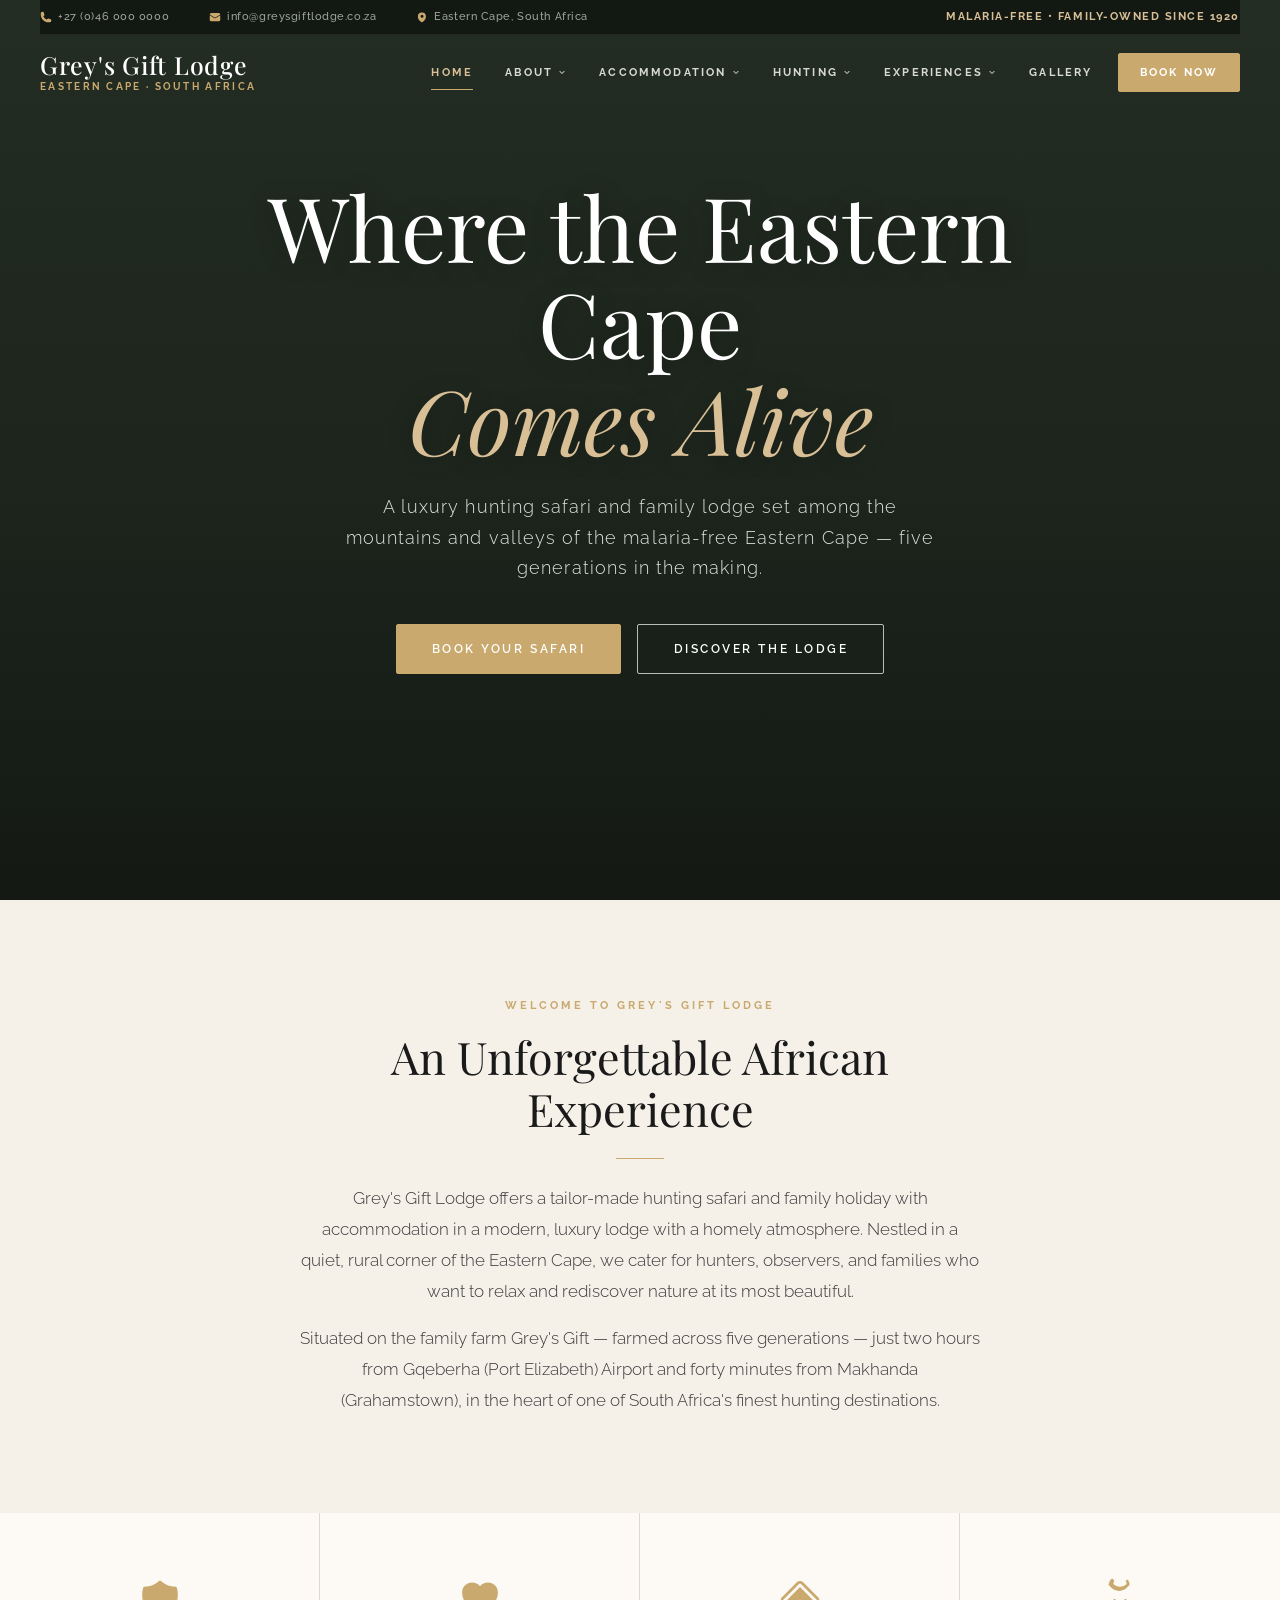
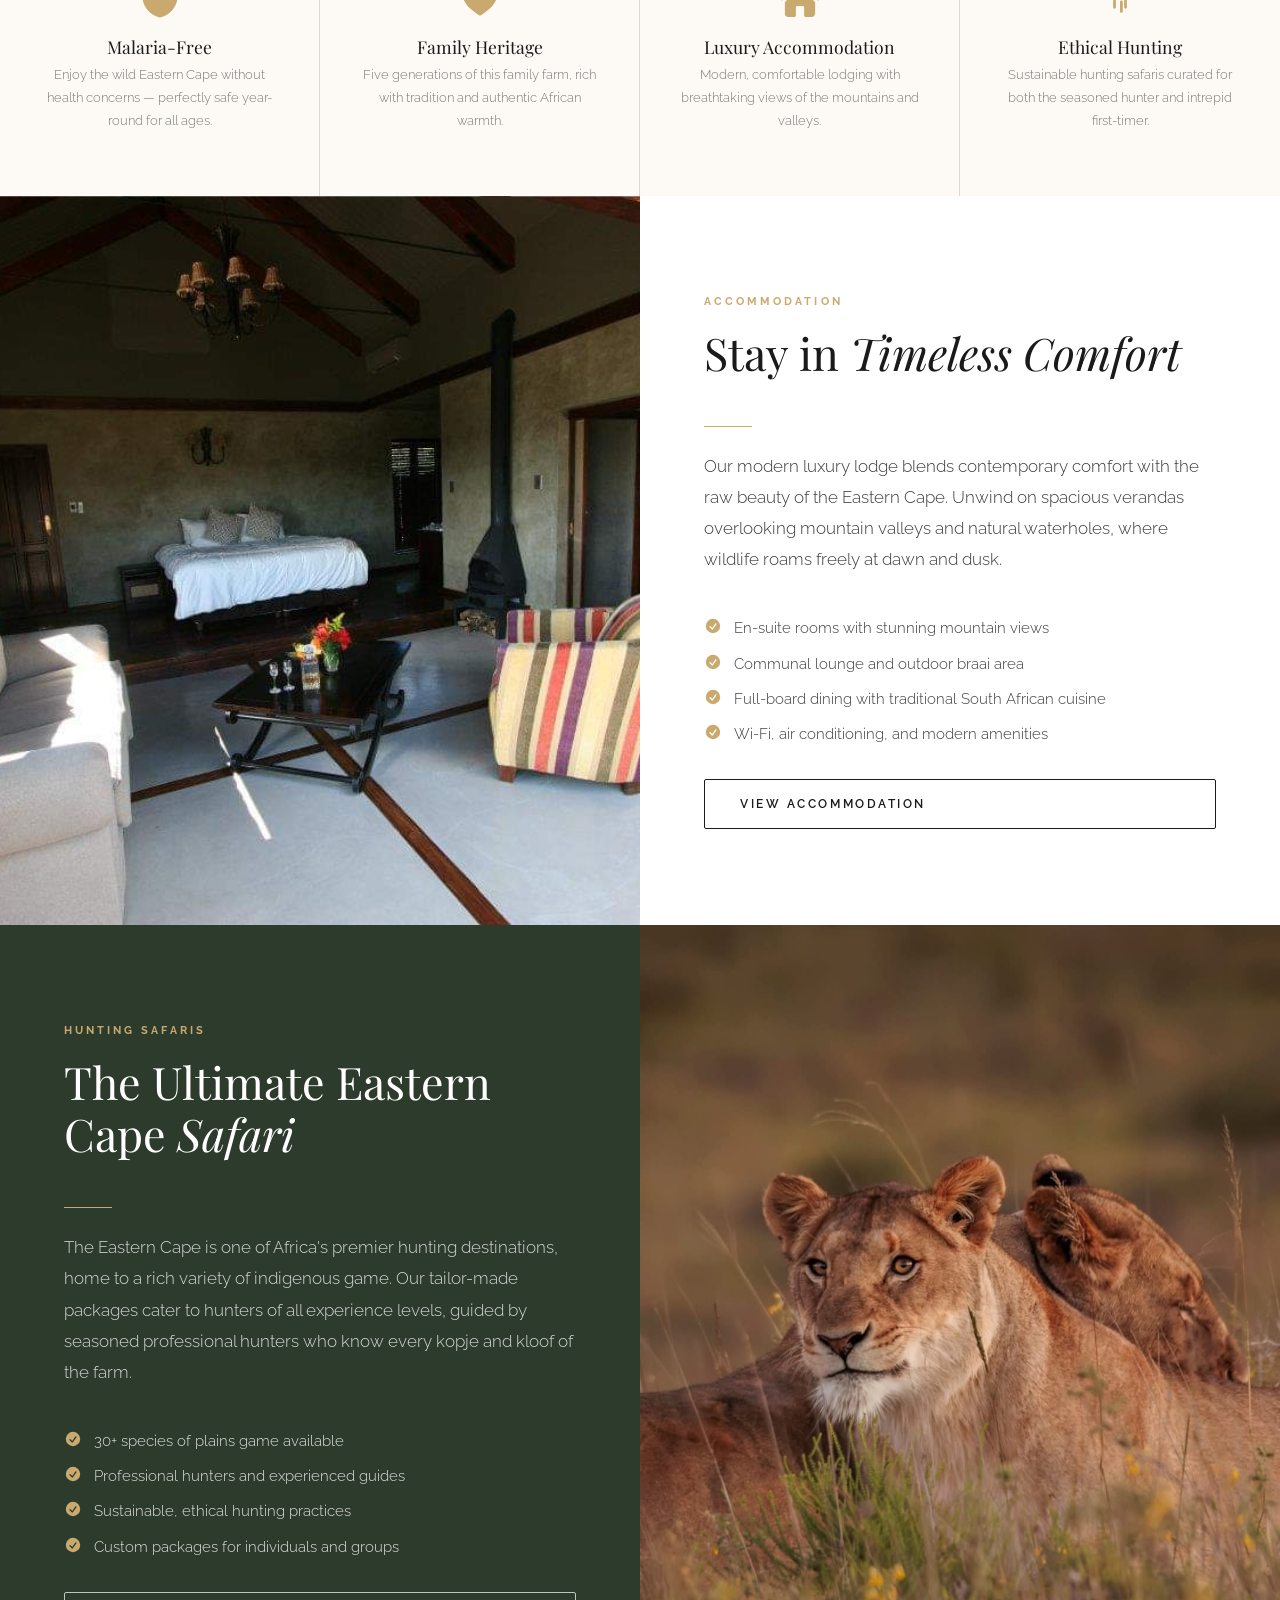
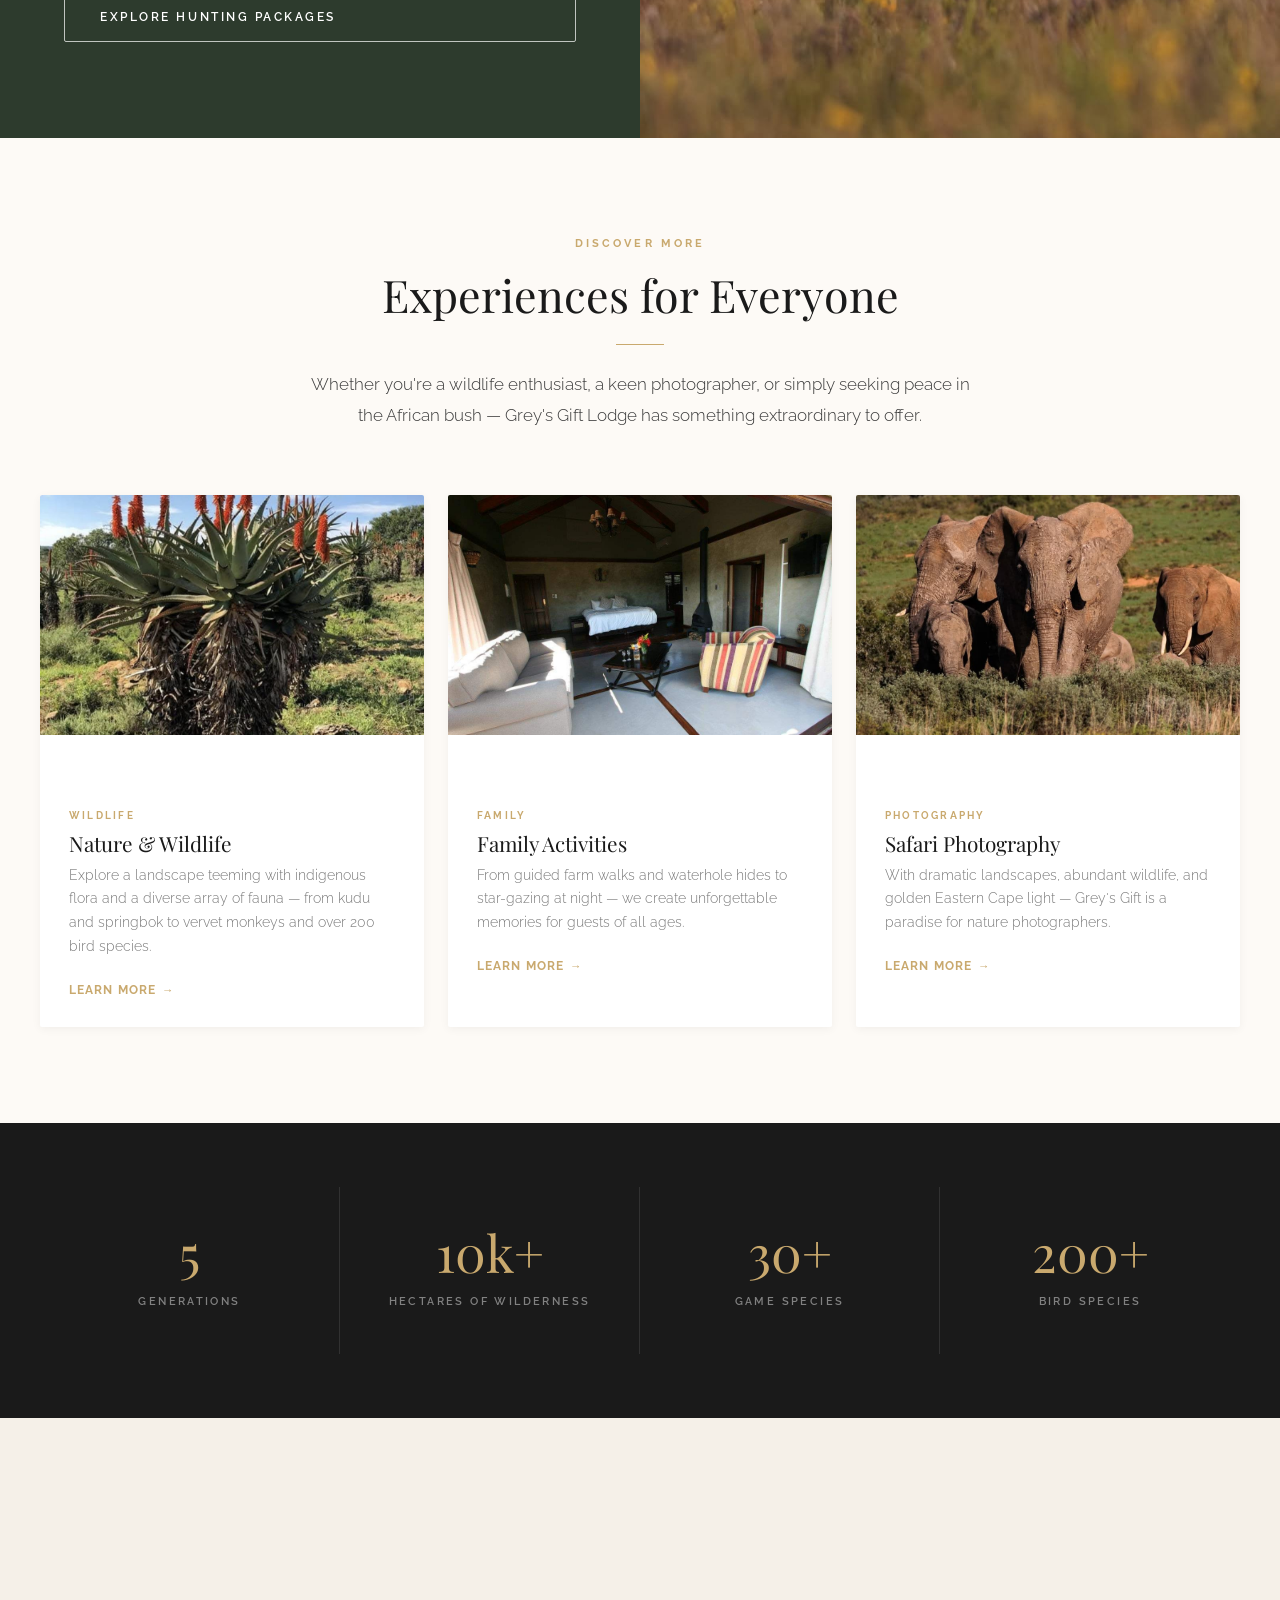
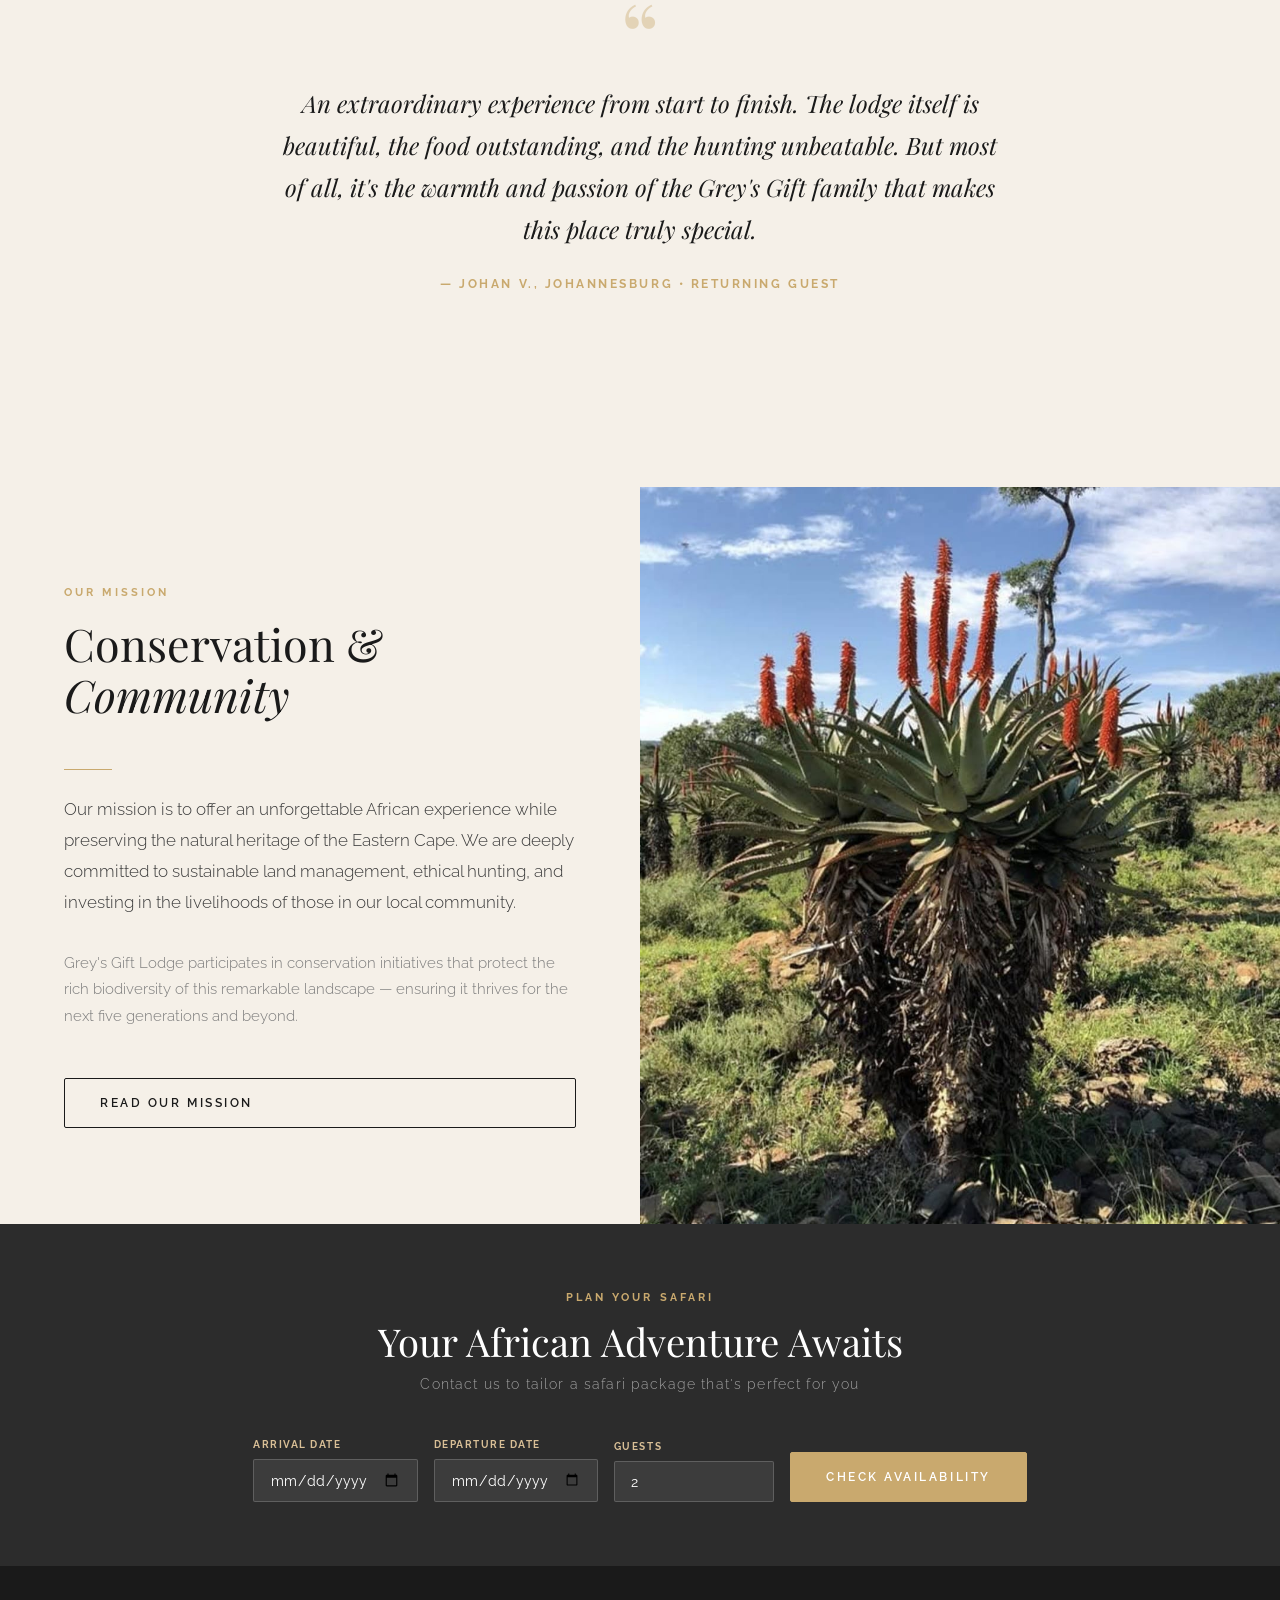
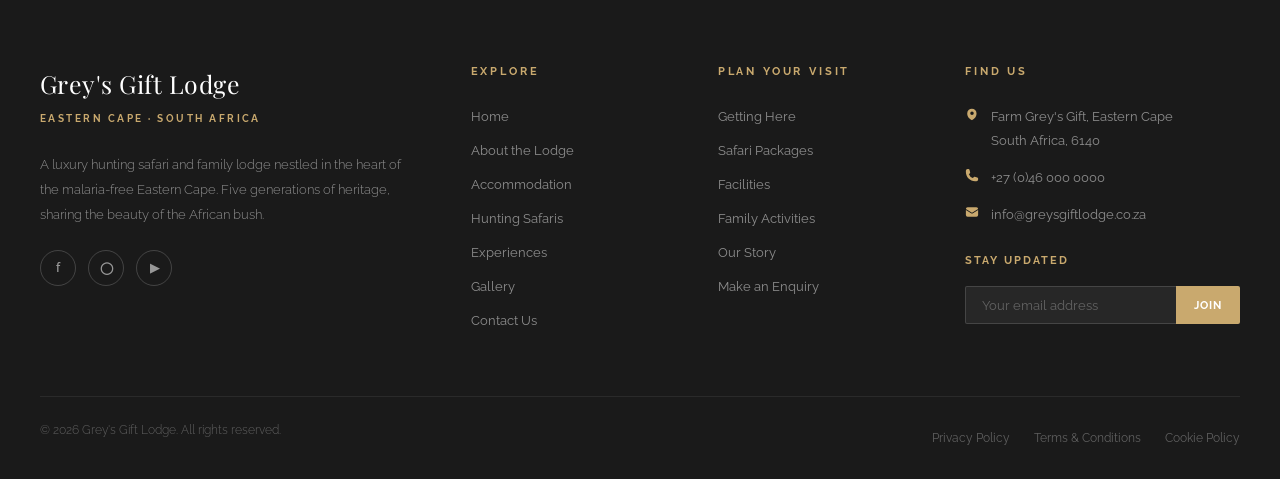
<file: index.html>
<!DOCTYPE html>
<html lang="en">
<head>
  <meta charset="UTF-8" />
  <meta name="viewport" content="width=device-width, initial-scale=1.0" />
  <title>Grey's Gift Lodge — Luxury Hunting Safari &amp; Family Lodge, Eastern Cape</title>
  <meta name="description" content="Grey's Gift Lodge offers a tailor-made hunting safari and family holiday in the heart of the malaria-free Eastern Cape, South Africa." />
  <link rel="stylesheet" href="css/style.css" />
  <link rel="stylesheet" href="css/navigation.css" />
</head>
<body>

  <!-- ═══════════════════════════════════════════════
       HEADER & NAVIGATION
  ══════════════════════════════════════════════════ -->
  <header class="site-header site-header--transparent" id="site-header">
    <div class="container">
      <div class="topbar">
        <div class="topbar__inner">
          <div class="topbar__left">
            <a href="tel:+27460000000" class="topbar__item">
              <svg xmlns="http://www.w3.org/2000/svg" viewBox="0 0 24 24" fill="currentColor"><path fill-rule="evenodd" d="M1.5 4.5a3 3 0 013-3h1.372c.86 0 1.61.586 1.819 1.42l1.105 4.423a1.875 1.875 0 01-.694 1.955l-1.293.97c-.135.101-.164.249-.126.352a11.285 11.285 0 006.697 6.697c.103.038.25.009.352-.126l.97-1.293a1.875 1.875 0 011.955-.694l4.423 1.105c.834.209 1.42.959 1.42 1.82V19.5a3 3 0 01-3 3h-2.25C8.552 22.5 1.5 15.448 1.5 6.75V4.5z" clip-rule="evenodd"/></svg>
              +27 (0)46 000 0000
            </a>
            <a href="mailto:info@greysgiftlodge.co.za" class="topbar__item">
              <svg xmlns="http://www.w3.org/2000/svg" viewBox="0 0 24 24" fill="currentColor"><path d="M1.5 8.67v8.58a3 3 0 003 3h15a3 3 0 003-3V8.67l-8.928 5.493a3 3 0 01-3.144 0L1.5 8.67z"/><path d="M22.5 6.908V6.75a3 3 0 00-3-3h-15a3 3 0 00-3 3v.158l9.714 5.978a1.5 1.5 0 001.572 0L22.5 6.908z"/></svg>
              info@greysgiftlodge.co.za
            </a>
            <span class="topbar__item">
              <svg xmlns="http://www.w3.org/2000/svg" viewBox="0 0 24 24" fill="currentColor"><path fill-rule="evenodd" d="M11.54 22.351l.07.04.028.016a.76.76 0 00.723 0l.028-.015.071-.041a16.975 16.975 0 001.144-.742 19.58 19.58 0 002.683-2.282c1.944-2.013 3.5-4.661 3.5-8.327a8 8 0 10-16 0c0 3.666 1.556 6.314 3.5 8.327a19.58 19.58 0 002.683 2.282 16.975 16.975 0 001.144.742zM12 13.5a3 3 0 100-6 3 3 0 000 6z" clip-rule="evenodd"/></svg>
              Eastern Cape, South Africa
            </span>
          </div>
          <div class="topbar__right">Malaria-Free &bull; Family-Owned Since 1920</div>
        </div>
      </div>

      <div class="header-main">
        <a href="index.html" class="site-logo" aria-label="Grey's Gift Lodge">
          <span class="site-logo__name">Grey's Gift Lodge</span>
          <span class="site-logo__tag">Eastern Cape · South Africa</span>
        </a>

        <nav class="primary-nav" aria-label="Main navigation">
          <div class="nav-item">
            <a href="index.html" class="nav-link is-active">Home</a>
          </div>
          <div class="nav-item nav-item--drop">
            <a href="about.html" class="nav-link">About
              <svg class="nav-arrow" xmlns="http://www.w3.org/2000/svg" viewBox="0 0 20 20" fill="currentColor"><path fill-rule="evenodd" d="M5.22 8.22a.75.75 0 011.06 0L10 11.94l3.72-3.72a.75.75 0 111.06 1.06l-4.25 4.25a.75.75 0 01-1.06 0L5.22 9.28a.75.75 0 010-1.06z" clip-rule="evenodd"/></svg>
            </a>
            <div class="nav-drop">
              <a href="about.html#the-lodge">The Lodge</a>
              <a href="about.html#our-story">Our Story</a>
              <a href="about.html#location">Location &amp; Getting Here</a>
              <a href="about.html#mission">Our Mission</a>
            </div>
          </div>
          <div class="nav-item nav-item--drop">
            <a href="accommodation.html" class="nav-link">Accommodation
              <svg class="nav-arrow" xmlns="http://www.w3.org/2000/svg" viewBox="0 0 20 20" fill="currentColor"><path fill-rule="evenodd" d="M5.22 8.22a.75.75 0 011.06 0L10 11.94l3.72-3.72a.75.75 0 111.06 1.06l-4.25 4.25a.75.75 0 01-1.06 0L5.22 9.28a.75.75 0 010-1.06z" clip-rule="evenodd"/></svg>
            </a>
            <div class="nav-drop">
              <a href="accommodation.html#rooms">Lodge Rooms</a>
              <a href="accommodation.html#facilities">Facilities &amp; Amenities</a>
            </div>
          </div>
          <div class="nav-item nav-item--drop">
            <a href="hunting.html" class="nav-link">Hunting
              <svg class="nav-arrow" xmlns="http://www.w3.org/2000/svg" viewBox="0 0 20 20" fill="currentColor"><path fill-rule="evenodd" d="M5.22 8.22a.75.75 0 011.06 0L10 11.94l3.72-3.72a.75.75 0 111.06 1.06l-4.25 4.25a.75.75 0 01-1.06 0L5.22 9.28a.75.75 0 010-1.06z" clip-rule="evenodd"/></svg>
            </a>
            <div class="nav-drop">
              <a href="hunting.html#packages">Safari Packages</a>
              <a href="hunting.html#species">Game Species</a>
              <a href="hunting.html#ethics">Ethical Hunting</a>
            </div>
          </div>
          <div class="nav-item nav-item--drop">
            <a href="experiences.html" class="nav-link">Experiences
              <svg class="nav-arrow" xmlns="http://www.w3.org/2000/svg" viewBox="0 0 20 20" fill="currentColor"><path fill-rule="evenodd" d="M5.22 8.22a.75.75 0 011.06 0L10 11.94l3.72-3.72a.75.75 0 111.06 1.06l-4.25 4.25a.75.75 0 01-1.06 0L5.22 9.28a.75.75 0 010-1.06z" clip-rule="evenodd"/></svg>
            </a>
            <div class="nav-drop">
              <a href="experiences.html#wildlife">Nature &amp; Wildlife</a>
              <a href="experiences.html#family">Family Activities</a>
              <a href="experiences.html#photography">Photography</a>
              <a href="experiences.html#waterholes">Waterhole Watching</a>
            </div>
          </div>
          <div class="nav-item">
            <a href="gallery.html" class="nav-link">Gallery</a>
          </div>
          <div class="nav-item">
            <a href="contact.html" class="nav-link nav-link--book">Book Now</a>
          </div>
        </nav>

        <button class="menu-toggle" id="menu-toggle" aria-label="Open menu" aria-expanded="false" aria-controls="mobile-nav">
          <span class="menu-toggle__bar"></span>
          <span class="menu-toggle__bar"></span>
          <span class="menu-toggle__bar"></span>
        </button>
      </div>
    </div>
  </header>

  <div class="mobile-nav-backdrop" id="nav-backdrop" aria-hidden="true"></div>

  <nav class="mobile-nav" id="mobile-nav" aria-label="Mobile navigation">
    <button class="mobile-nav__close" id="mobile-nav-close" aria-label="Close menu">
      <svg xmlns="http://www.w3.org/2000/svg" viewBox="0 0 24 24" fill="currentColor" width="24" height="24">
        <path d="M6.225 4.811a1 1 0 00-1.414 1.414L10.586 12 4.81 17.775a1 1 0 101.414 1.414L12 13.414l5.775 5.775a1 1 0 001.414-1.414L13.414 12l5.775-5.775a1 1 0 00-1.414-1.414L12 10.586 6.225 4.81z"/>
      </svg>
    </button>
    <div class="mobile-nav__item">
      <div class="mobile-nav__row"><a href="index.html" class="mobile-nav__link">Home</a></div>
    </div>
    <div class="mobile-nav__item">
      <div class="mobile-nav__row">
        <a href="about.html" class="mobile-nav__link">About</a>
        <button class="mobile-nav__expand" aria-label="Expand About">+</button>
      </div>
      <div class="mobile-nav__sub">
        <a href="about.html#the-lodge" class="mobile-nav__sub-link">The Lodge</a>
        <a href="about.html#our-story" class="mobile-nav__sub-link">Our Story</a>
        <a href="about.html#location" class="mobile-nav__sub-link">Location &amp; Getting Here</a>
        <a href="about.html#mission" class="mobile-nav__sub-link">Our Mission</a>
      </div>
    </div>
    <div class="mobile-nav__item">
      <div class="mobile-nav__row">
        <a href="accommodation.html" class="mobile-nav__link">Accommodation</a>
        <button class="mobile-nav__expand" aria-label="Expand Accommodation">+</button>
      </div>
      <div class="mobile-nav__sub">
        <a href="accommodation.html#rooms" class="mobile-nav__sub-link">Lodge Rooms</a>
        <a href="accommodation.html#facilities" class="mobile-nav__sub-link">Facilities &amp; Amenities</a>
      </div>
    </div>
    <div class="mobile-nav__item">
      <div class="mobile-nav__row">
        <a href="hunting.html" class="mobile-nav__link">Hunting</a>
        <button class="mobile-nav__expand" aria-label="Expand Hunting">+</button>
      </div>
      <div class="mobile-nav__sub">
        <a href="hunting.html#packages" class="mobile-nav__sub-link">Safari Packages</a>
        <a href="hunting.html#species" class="mobile-nav__sub-link">Game Species</a>
        <a href="hunting.html#ethics" class="mobile-nav__sub-link">Ethical Hunting</a>
      </div>
    </div>
    <div class="mobile-nav__item">
      <div class="mobile-nav__row">
        <a href="experiences.html" class="mobile-nav__link">Experiences</a>
        <button class="mobile-nav__expand" aria-label="Expand Experiences">+</button>
      </div>
      <div class="mobile-nav__sub">
        <a href="experiences.html#wildlife" class="mobile-nav__sub-link">Nature &amp; Wildlife</a>
        <a href="experiences.html#family" class="mobile-nav__sub-link">Family Activities</a>
        <a href="experiences.html#photography" class="mobile-nav__sub-link">Photography</a>
        <a href="experiences.html#waterholes" class="mobile-nav__sub-link">Waterhole Watching</a>
      </div>
    </div>
    <div class="mobile-nav__item">
      <div class="mobile-nav__row"><a href="gallery.html" class="mobile-nav__link">Gallery</a></div>
    </div>
    <a href="contact.html" class="mobile-nav__book">Book Your Safari</a>
  </nav>

  <!-- ═══════════════════════════════════════════════
       HERO
  ══════════════════════════════════════════════════ -->
  <section class="hero hero-home" aria-label="Grey's Gift Lodge — Eastern Cape">
    <div class="hero__bg">
      <video autoplay muted loop playsinline class="hero__video">
        <source src="vid/VID-02.mp4" type="video/mp4">
      </video>
    </div>
    <div class="hero__overlay"></div>
    <div class="hero__content">
      <!-- <span class="hero__label">Eastern Cape · South Africa</span> -->
      <h1 class="hero__title">Where the Eastern Cape<br><em>Comes Alive</em></h1>
      <p class="hero__subtitle">A luxury hunting safari and family lodge set among the mountains and valleys of the malaria-free Eastern Cape — five generations in the making.</p>
      <div class="hero__actions">
        <a href="contact.html" class="btn btn--primary">Book Your Safari</a>
        <a href="about.html" class="btn btn--outline">Discover the Lodge</a>
      </div>
    </div>
    <div class="hero__scroll" aria-hidden="true">
      <span>Scroll</span>
      <div class="hero__scroll-line"></div>
    </div>
  </section>

  <!-- ═══════════════════════════════════════════════
       WELCOME
  ══════════════════════════════════════════════════ -->
  <section class="section section--cream">
    <div class="container">
      <div style="max-width:720px; margin: 0 auto; text-align:center;">
        <span class="section__label">Welcome to Grey's Gift Lodge</span>
        <h2 class="section__title section__title--center">An Unforgettable African Experience</h2>
        <div class="section__divider section__divider--center"></div>
        <p class="section__intro section__intro--center">
          Grey's Gift Lodge offers a tailor-made hunting safari and family holiday with accommodation in a modern, luxury lodge with a homely atmosphere. Nestled in a quiet, rural corner of the Eastern Cape, we cater for hunters, observers, and families who want to relax and rediscover nature at its most beautiful.
        </p>
        <p class="section__intro section__intro--center" style="margin-top:1rem;">
          Situated on the family farm Grey's Gift — farmed across five generations — just two hours from Gqeberha (Port Elizabeth) Airport and forty minutes from Makhanda (Grahamstown), in the heart of one of South Africa's finest hunting destinations.
        </p>
      </div>
    </div>
  </section>

  <!-- ═══════════════════════════════════════════════
       HIGHLIGHTS BAR
  ══════════════════════════════════════════════════ -->
  <div class="highlights">
    <div class="highlight">
      <div class="highlight__icon">
        <svg xmlns="http://www.w3.org/2000/svg" viewBox="0 0 24 24" fill="currentColor"><path fill-rule="evenodd" d="M12.516 2.17a.75.75 0 00-1.032 0 11.209 11.209 0 01-7.877 3.08.75.75 0 00-.722.515A12.74 12.74 0 002.25 9.75c0 5.942 4.064 10.933 9.563 12.348a.749.749 0 00.374 0c5.499-1.415 9.563-6.406 9.563-12.348 0-1.39-.223-2.73-.635-3.985a.75.75 0 00-.722-.516l-.143.001c-2.996 0-5.717-1.17-7.734-3.08z" clip-rule="evenodd"/></svg>
      </div>
      <h3 class="highlight__title">Malaria-Free</h3>
      <p class="highlight__text">Enjoy the wild Eastern Cape without health concerns — perfectly safe year-round for all ages.</p>
    </div>
    <div class="highlight">
      <div class="highlight__icon">
        <svg xmlns="http://www.w3.org/2000/svg" viewBox="0 0 24 24" fill="currentColor"><path d="M11.645 20.91l-.007-.003-.022-.012a15.247 15.247 0 01-.383-.218 25.18 25.18 0 01-4.244-3.17C4.688 15.36 2.25 12.174 2.25 8.25 2.25 5.322 4.714 3 7.688 3A5.5 5.5 0 0112 5.052 5.5 5.5 0 0116.313 3c2.973 0 5.437 2.322 5.437 5.25 0 3.925-2.438 7.111-4.739 9.256a25.175 25.175 0 01-4.244 3.17 15.247 15.247 0 01-.383.219l-.022.012-.007.004-.003.001a.752.752 0 01-.704 0l-.003-.001z"/></svg>
      </div>
      <h3 class="highlight__title">Family Heritage</h3>
      <p class="highlight__text">Five generations of this family farm, rich with tradition and authentic African warmth.</p>
    </div>
    <div class="highlight">
      <div class="highlight__icon">
        <svg xmlns="http://www.w3.org/2000/svg" viewBox="0 0 24 24" fill="currentColor"><path d="M11.47 3.84a.75.75 0 011.06 0l8.69 8.69a.75.75 0 101.06-1.06l-8.689-8.69a2.25 2.25 0 00-3.182 0l-8.69 8.69a.75.75 0 001.061 1.06l8.69-8.689z"/><path d="M12 5.432l8.159 8.159c.03.03.06.058.091.086v6.198c0 1.035-.84 1.875-1.875 1.875H15a.75.75 0 01-.75-.75v-4.5a.75.75 0 00-.75-.75h-3a.75.75 0 00-.75.75V21a.75.75 0 01-.75.75H5.625a1.875 1.875 0 01-1.875-1.875v-6.198a2.29 2.29 0 00.091-.086L12 5.432z"/></svg>
      </div>
      <h3 class="highlight__title">Luxury Accommodation</h3>
      <p class="highlight__text">Modern, comfortable lodging with breathtaking views of the mountains and valleys.</p>
    </div>
    <div class="highlight">
      <div class="highlight__icon">
        <svg xmlns="http://www.w3.org/2000/svg" viewBox="0 0 24 24" fill="currentColor"><path fill-rule="evenodd" d="M8.478 1.6a.75.75 0 01.273 1.025 3.72 3.72 0 00-.425 1.122c.058.057.118.114.18.168A4.491 4.491 0 0012 5.25a4.49 4.49 0 003.497-1.335c.06-.055.12-.112.178-.168a3.72 3.72 0 00-.426-1.122.75.75 0 011.298-.752 5.22 5.22 0 01.671 2.046.75.75 0 01-.187.582c-.241.27-.505.52-.787.749a6 6 0 01-9.489 0 6.47 6.47 0 01-.787-.749.75.75 0 01-.187-.582A5.22 5.22 0 017.2 1.148.75.75 0 018.478 1.6zM12.75 12.75a.75.75 0 01.75.75v5.25a.75.75 0 01-1.5 0v-5.25a.75.75 0 01.75-.75zM9 12a.75.75 0 01.75.75v3.75a.75.75 0 01-1.5 0v-3.75A.75.75 0 019 12zm6 0a.75.75 0 01.75.75v3.75a.75.75 0 01-1.5 0v-3.75A.75.75 0 0115 12z" clip-rule="evenodd"/></svg>
      </div>
      <h3 class="highlight__title">Ethical Hunting</h3>
      <p class="highlight__text">Sustainable hunting safaris curated for both the seasoned hunter and intrepid first-timer.</p>
    </div>
  </div>

  <!-- ═══════════════════════════════════════════════
       ACCOMMODATION TEASER
  ══════════════════════════════════════════════════ -->
  <section class="split" style="background:#fff;">
    <div class="split__visual">
      <div class="img-ph--brown" style="min-height:550px;width:100%;height:100%;"></div>
    </div>
    <div class="split__body">
      <span class="section__label">Accommodation</span>
      <h2 class="section__title">Stay in <em style="font-style:italic;font-family:'Playfair Display',serif;">Timeless Comfort</em></h2>
      <div class="section__divider"></div>
      <p class="section__intro">
        Our modern luxury lodge blends contemporary comfort with the raw beauty of the Eastern Cape. Unwind on spacious verandas overlooking mountain valleys and natural waterholes, where wildlife roams freely at dawn and dusk.
      </p>
      <ul class="check-list" style="margin:1.5rem 0 2rem;">
        <li>En-suite rooms with stunning mountain views</li>
        <li>Communal lounge and outdoor braai area</li>
        <li>Full-board dining with traditional South African cuisine</li>
        <li>Wi-Fi, air conditioning, and modern amenities</li>
      </ul>
      <a href="accommodation.html" class="btn btn--outline-dark">View Accommodation</a>
    </div>
  </section>

  <!-- ═══════════════════════════════════════════════
       HUNTING TEASER
  ══════════════════════════════════════════════════ -->
  <section class="split split--reverse section--dark" style="background:var(--color-green-dark);">
    <div class="split__visual">
      <div class="img-ph--warm" style="min-height:550px;width:100%;height:100%;"></div>
    </div>
    <div class="split__body" style="color:#fff;">
      <span class="section__label">Hunting Safaris</span>
      <h2 class="section__title" style="color:#fff;">The Ultimate Eastern Cape <em style="font-style:italic;font-family:'Playfair Display',serif;">Safari</em></h2>
      <div class="section__divider"></div>
      <p class="section__intro" style="color:rgba(255,255,255,0.8);">
        The Eastern Cape is one of Africa's premier hunting destinations, home to a rich variety of indigenous game. Our tailor-made packages cater to hunters of all experience levels, guided by seasoned professional hunters who know every kopje and kloof of the farm.
      </p>
      <ul class="check-list" style="margin:1.5rem 0 2rem;">
        <li style="color:rgba(255,255,255,0.85);">30+ species of plains game available</li>
        <li style="color:rgba(255,255,255,0.85);">Professional hunters and experienced guides</li>
        <li style="color:rgba(255,255,255,0.85);">Sustainable, ethical hunting practices</li>
        <li style="color:rgba(255,255,255,0.85);">Custom packages for individuals and groups</li>
      </ul>
      <a href="hunting.html" class="btn btn--outline">Explore Hunting Packages</a>
    </div>
  </section>

  <!-- ═══════════════════════════════════════════════
       EXPERIENCES
  ══════════════════════════════════════════════════ -->
  <section class="section">
    <div class="container">
      <div style="text-align:center;">
        <span class="section__label">Discover More</span>
        <h2 class="section__title section__title--center">Experiences for Everyone</h2>
        <div class="section__divider section__divider--center"></div>
        <p class="section__intro section__intro--center">Whether you're a wildlife enthusiast, a keen photographer, or simply seeking peace in the African bush — Grey's Gift Lodge has something extraordinary to offer.</p>
      </div>

      <div class="cards cards--3">
        <div class="card">
          <div class="card__visual"><div class="img-ph" style="height:240px;"></div></div>
          <div class="card__body">
            <span class="card__label">Wildlife</span>
            <h3 class="card__title">Nature &amp; Wildlife</h3>
            <p class="card__text">Explore a landscape teeming with indigenous flora and a diverse array of fauna — from kudu and springbok to vervet monkeys and over 200 bird species.</p>
            <a href="experiences.html#wildlife" class="card__link">Learn More</a>
          </div>
        </div>
        <div class="card">
          <div class="card__visual"><div class="img-ph--brown" style="height:240px;"></div></div>
          <div class="card__body">
            <span class="card__label">Family</span>
            <h3 class="card__title">Family Activities</h3>
            <p class="card__text">From guided farm walks and waterhole hides to star-gazing at night — we create unforgettable memories for guests of all ages.</p>
            <a href="experiences.html#family" class="card__link">Learn More</a>
          </div>
        </div>
        <div class="card">
          <div class="card__visual"><div class="img-ph--dark" style="height:240px;"></div></div>
          <div class="card__body">
            <span class="card__label">Photography</span>
            <h3 class="card__title">Safari Photography</h3>
            <p class="card__text">With dramatic landscapes, abundant wildlife, and golden Eastern Cape light — Grey's Gift is a paradise for nature photographers.</p>
            <a href="experiences.html#photography" class="card__link">Learn More</a>
          </div>
        </div>
      </div>
    </div>
  </section>

  <!-- ═══════════════════════════════════════════════
       STATS BAR
  ══════════════════════════════════════════════════ -->
  <div class="stats-bar">
    <div class="container">
      <div class="stats-bar__grid">
        <div class="stat">
          <span class="stat__number">5</span>
          <span class="stat__label">Generations</span>
        </div>
        <div class="stat">
          <span class="stat__number">10k+</span>
          <span class="stat__label">Hectares of Wilderness</span>
        </div>
        <div class="stat">
          <span class="stat__number">30+</span>
          <span class="stat__label">Game Species</span>
        </div>
        <div class="stat">
          <span class="stat__number">200+</span>
          <span class="stat__label">Bird Species</span>
        </div>
      </div>
    </div>
  </div>

  <!-- ═══════════════════════════════════════════════
       TESTIMONIAL
  ══════════════════════════════════════════════════ -->
  <section class="section section--cream">
    <div class="container">
      <div class="testimonial-wrap">
        <span class="testimonial__quote-mark">&ldquo;</span>
        <p class="testimonial__text">
          An extraordinary experience from start to finish. The lodge itself is beautiful, the food outstanding, and the hunting unbeatable. But most of all, it's the warmth and passion of the Grey's Gift family that makes this place truly special.
        </p>
        <p class="testimonial__author">— Johan V., Johannesburg &bull; Returning Guest</p>
      </div>
    </div>
  </section>

  <!-- ═══════════════════════════════════════════════
       MISSION SPLIT
  ══════════════════════════════════════════════════ -->
  <section class="split" style="background:var(--color-cream);">
    <div class="split__body">
      <span class="section__label">Our Mission</span>
      <h2 class="section__title">Conservation &amp; <em style="font-style:italic;font-family:'Playfair Display',serif;">Community</em></h2>
      <div class="section__divider"></div>
      <p class="section__intro">
        Our mission is to offer an unforgettable African experience while preserving the natural heritage of the Eastern Cape. We are deeply committed to sustainable land management, ethical hunting, and investing in the livelihoods of those in our local community.
      </p>
      <p style="font-size:0.95rem;font-weight:300;color:var(--color-text-light);margin-top:1rem;">
        Grey's Gift Lodge participates in conservation initiatives that protect the rich biodiversity of this remarkable landscape — ensuring it thrives for the next five generations and beyond.
      </p>
      <a href="about.html#mission" class="btn btn--outline-dark" style="margin-top:2rem;">Read Our Mission</a>
    </div>
    <div class="split__visual">
      <div class="img-ph" style="min-height:500px;width:100%;height:100%;"></div>
    </div>
  </section>

  <!-- ═══════════════════════════════════════════════
       BOOKING BANNER
  ══════════════════════════════════════════════════ -->
  <div class="booking-banner">
    <div class="container">
      <span class="booking-banner__label">Plan Your Safari</span>
      <h2 class="booking-banner__title">Your African Adventure Awaits</h2>
      <p class="booking-banner__sub">Contact us to tailor a safari package that's perfect for you</p>
      <div class="booking-form">
        <div class="booking-form__group">
          <label class="booking-form__label" for="arrive">Arrival Date</label>
          <input type="date" id="arrive" class="booking-form__input" />
        </div>
        <div class="booking-form__group">
          <label class="booking-form__label" for="depart">Departure Date</label>
          <input type="date" id="depart" class="booking-form__input" />
        </div>
        <div class="booking-form__group">
          <label class="booking-form__label" for="guests">Guests</label>
          <input type="number" id="guests" class="booking-form__input" min="1" max="20" value="2" style="width:90px;" />
        </div>
        <a href="contact.html" class="btn btn--primary" style="align-self:flex-end;">Check Availability</a>
      </div>
    </div>
  </div>

  <!-- ═══════════════════════════════════════════════
       FOOTER
  ══════════════════════════════════════════════════ -->
  <footer class="footer">
    <div class="container">
      <div class="footer__grid">
        <div>
          <span class="footer__logo-name">Grey's Gift Lodge</span>
          <span class="footer__logo-tag">Eastern Cape · South Africa</span>
          <p class="footer__desc">A luxury hunting safari and family lodge nestled in the heart of the malaria-free Eastern Cape. Five generations of heritage, sharing the beauty of the African bush.</p>
          <div class="footer__social">
            <a href="https://www.facebook.com/greysgiftlodge/" class="footer__social-btn" aria-label="Facebook" target="_blank" rel="noopener noreferrer">f</a>
            <a href="https://www.instagram.com/greysgiftlodge/" class="footer__social-btn" aria-label="Instagram" target="_blank" rel="noopener noreferrer">&#9711;</a>
            <a href="https://www.youtube.com/channel/UCYD1MvRiYoMQzRl5iA0lKMA" class="footer__social-btn" aria-label="YouTube" target="_blank" rel="noopener noreferrer">&#9654;</a>
          </div>
        </div>
        <div>
          <span class="footer__col-title">Explore</span>
          <div class="footer__links">
            <a href="index.html">Home</a>
            <a href="about.html">About the Lodge</a>
            <a href="accommodation.html">Accommodation</a>
            <a href="hunting.html">Hunting Safaris</a>
            <a href="experiences.html">Experiences</a>
            <a href="gallery.html">Gallery</a>
            <a href="contact.html">Contact Us</a>
          </div>
        </div>
        <div>
          <span class="footer__col-title">Plan Your Visit</span>
          <div class="footer__links">
            <a href="about.html#location">Getting Here</a>
            <a href="hunting.html#packages">Safari Packages</a>
            <a href="accommodation.html#facilities">Facilities</a>
            <a href="experiences.html#family">Family Activities</a>
            <a href="about.html#our-story">Our Story</a>
            <a href="contact.html">Make an Enquiry</a>
          </div>
        </div>
        <div>
          <span class="footer__col-title">Find Us</span>
          <div class="footer__contact-row">
            <svg xmlns="http://www.w3.org/2000/svg" viewBox="0 0 24 24" fill="currentColor"><path fill-rule="evenodd" d="M11.54 22.351l.07.04.028.016a.76.76 0 00.723 0l.028-.015.071-.041a16.975 16.975 0 001.144-.742 19.58 19.58 0 002.683-2.282c1.944-2.013 3.5-4.661 3.5-8.327a8 8 0 10-16 0c0 3.666 1.556 6.314 3.5 8.327a19.58 19.58 0 002.683 2.282 16.975 16.975 0 001.144.742zM12 13.5a3 3 0 100-6 3 3 0 000 6z" clip-rule="evenodd"/></svg>
            <span>Farm Grey's Gift, Eastern Cape<br>South Africa, 6140</span>
          </div>
          <div class="footer__contact-row">
            <svg xmlns="http://www.w3.org/2000/svg" viewBox="0 0 24 24" fill="currentColor"><path fill-rule="evenodd" d="M1.5 4.5a3 3 0 013-3h1.372c.86 0 1.61.586 1.819 1.42l1.105 4.423a1.875 1.875 0 01-.694 1.955l-1.293.97c-.135.101-.164.249-.126.352a11.285 11.285 0 006.697 6.697c.103.038.25.009.352-.126l.97-1.293a1.875 1.875 0 011.955-.694l4.423 1.105c.834.209 1.42.959 1.42 1.82V19.5a3 3 0 01-3 3h-2.25C8.552 22.5 1.5 15.448 1.5 6.75V4.5z" clip-rule="evenodd"/></svg>
            <a href="tel:+27460000000">+27 (0)46 000 0000</a>
          </div>
          <div class="footer__contact-row">
            <svg xmlns="http://www.w3.org/2000/svg" viewBox="0 0 24 24" fill="currentColor"><path d="M1.5 8.67v8.58a3 3 0 003 3h15a3 3 0 003-3V8.67l-8.928 5.493a3 3 0 01-3.144 0L1.5 8.67z"/><path d="M22.5 6.908V6.75a3 3 0 00-3-3h-15a3 3 0 00-3 3v.158l9.714 5.978a1.5 1.5 0 001.572 0L22.5 6.908z"/></svg>
            <a href="mailto:info@greysgiftlodge.co.za">info@greysgiftlodge.co.za</a>
          </div>
          <span style="font-size:0.68rem;font-weight:700;letter-spacing:0.18em;text-transform:uppercase;color:var(--color-gold);display:block;margin-top:1.5rem;margin-bottom:0.5rem;">Stay Updated</span>
          <form class="footer__newsletter-form">
            <input type="email" class="footer__nl-input" placeholder="Your email address" aria-label="Newsletter email" />
            <button type="submit" class="footer__nl-btn">Join</button>
          </form>
        </div>
      </div>
      <div class="footer__bottom">
        <p class="footer__copy">&copy; 2026 Grey's Gift Lodge. All rights reserved.</p>
        <div class="footer__legal">
          <a href="#">Privacy Policy</a>
          <a href="#">Terms &amp; Conditions</a>
          <a href="#">Cookie Policy</a>
        </div>
      </div>
    </div>
  </footer>

  <script src="js/main.js"></script>
</body>
</html>
</file>
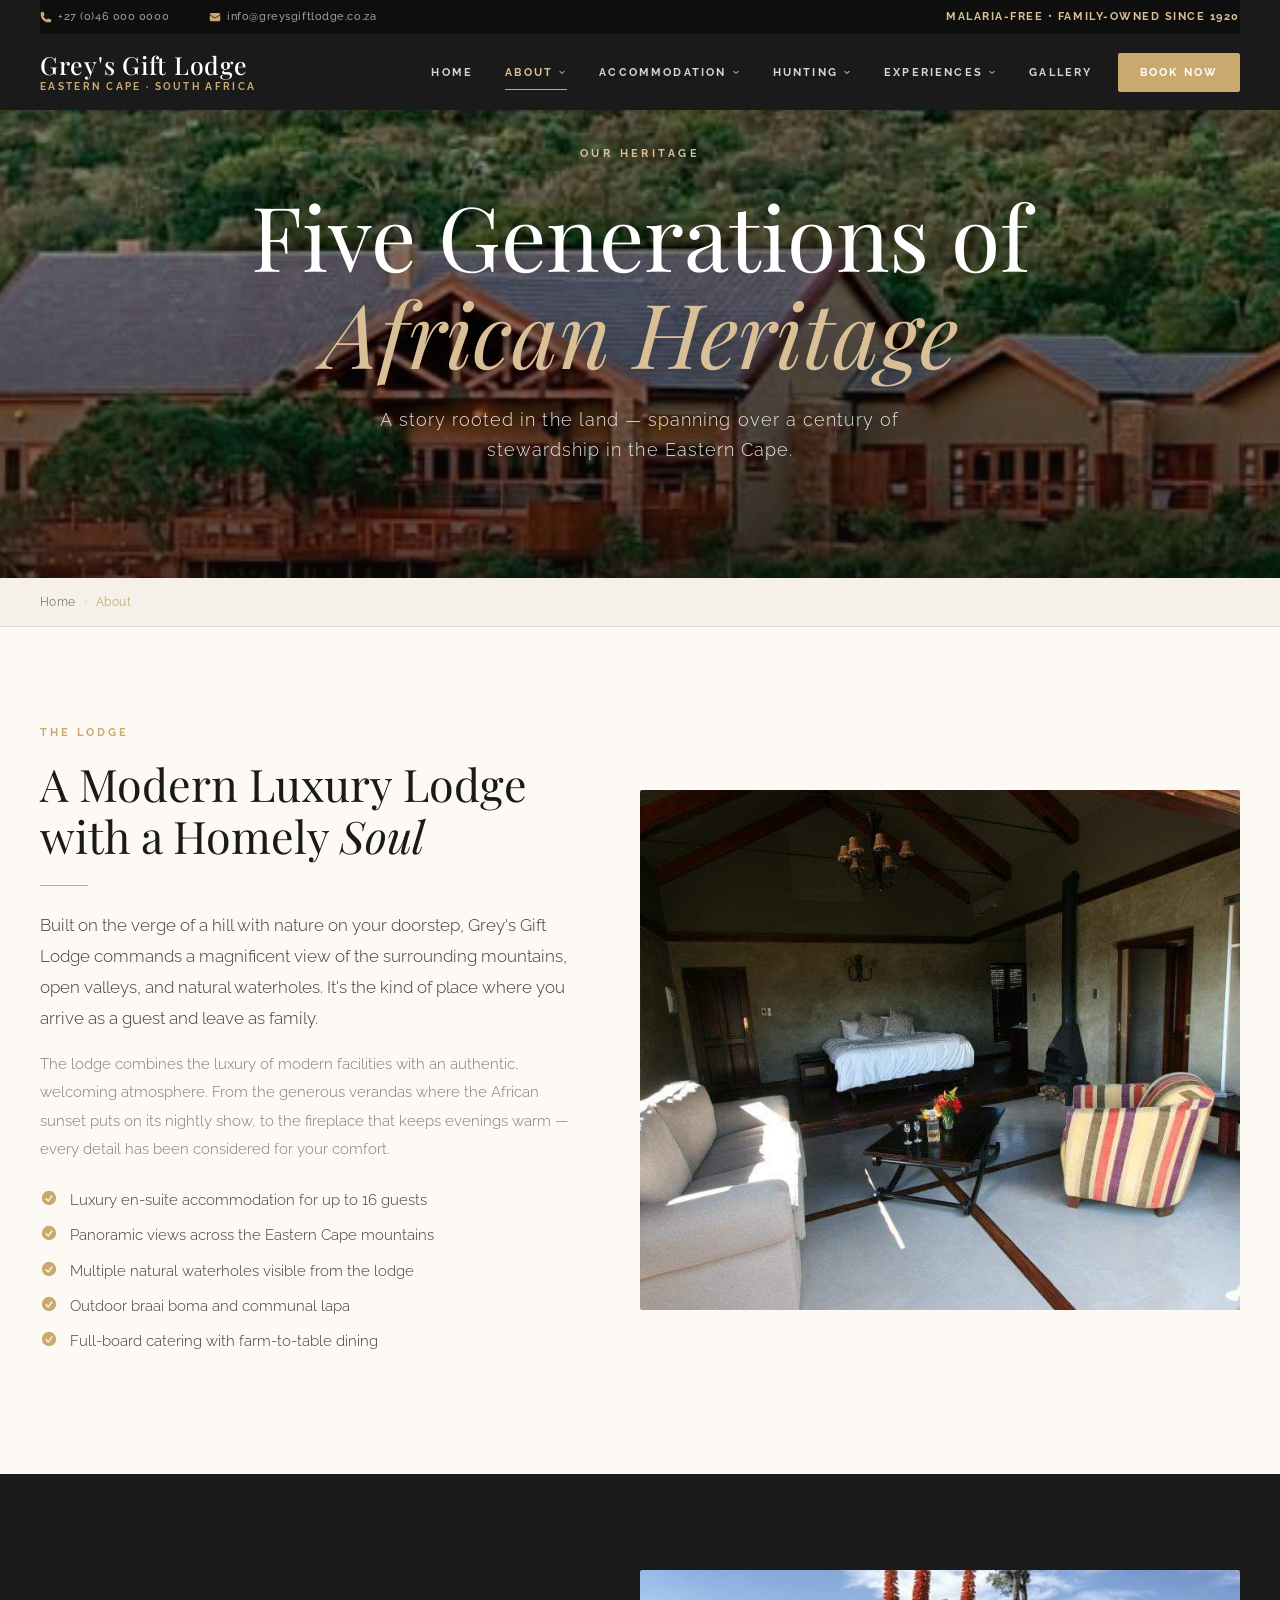
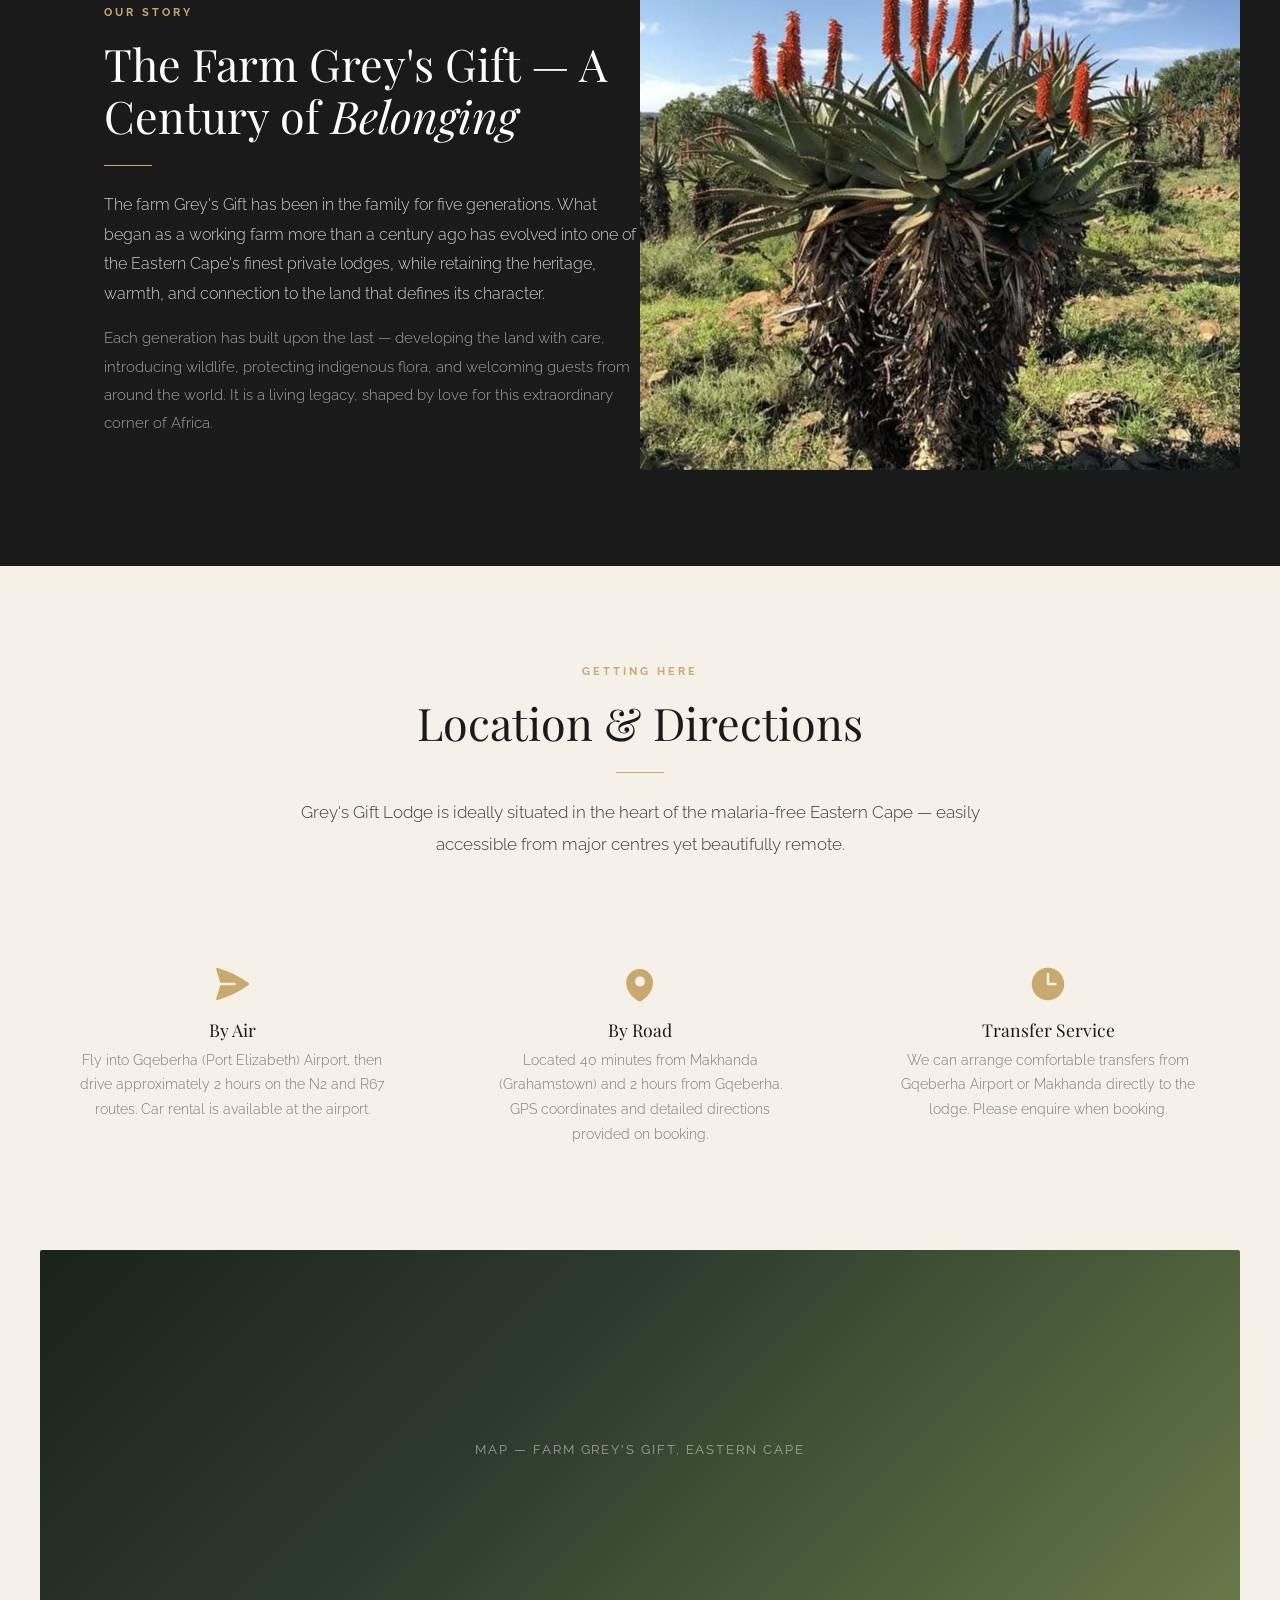
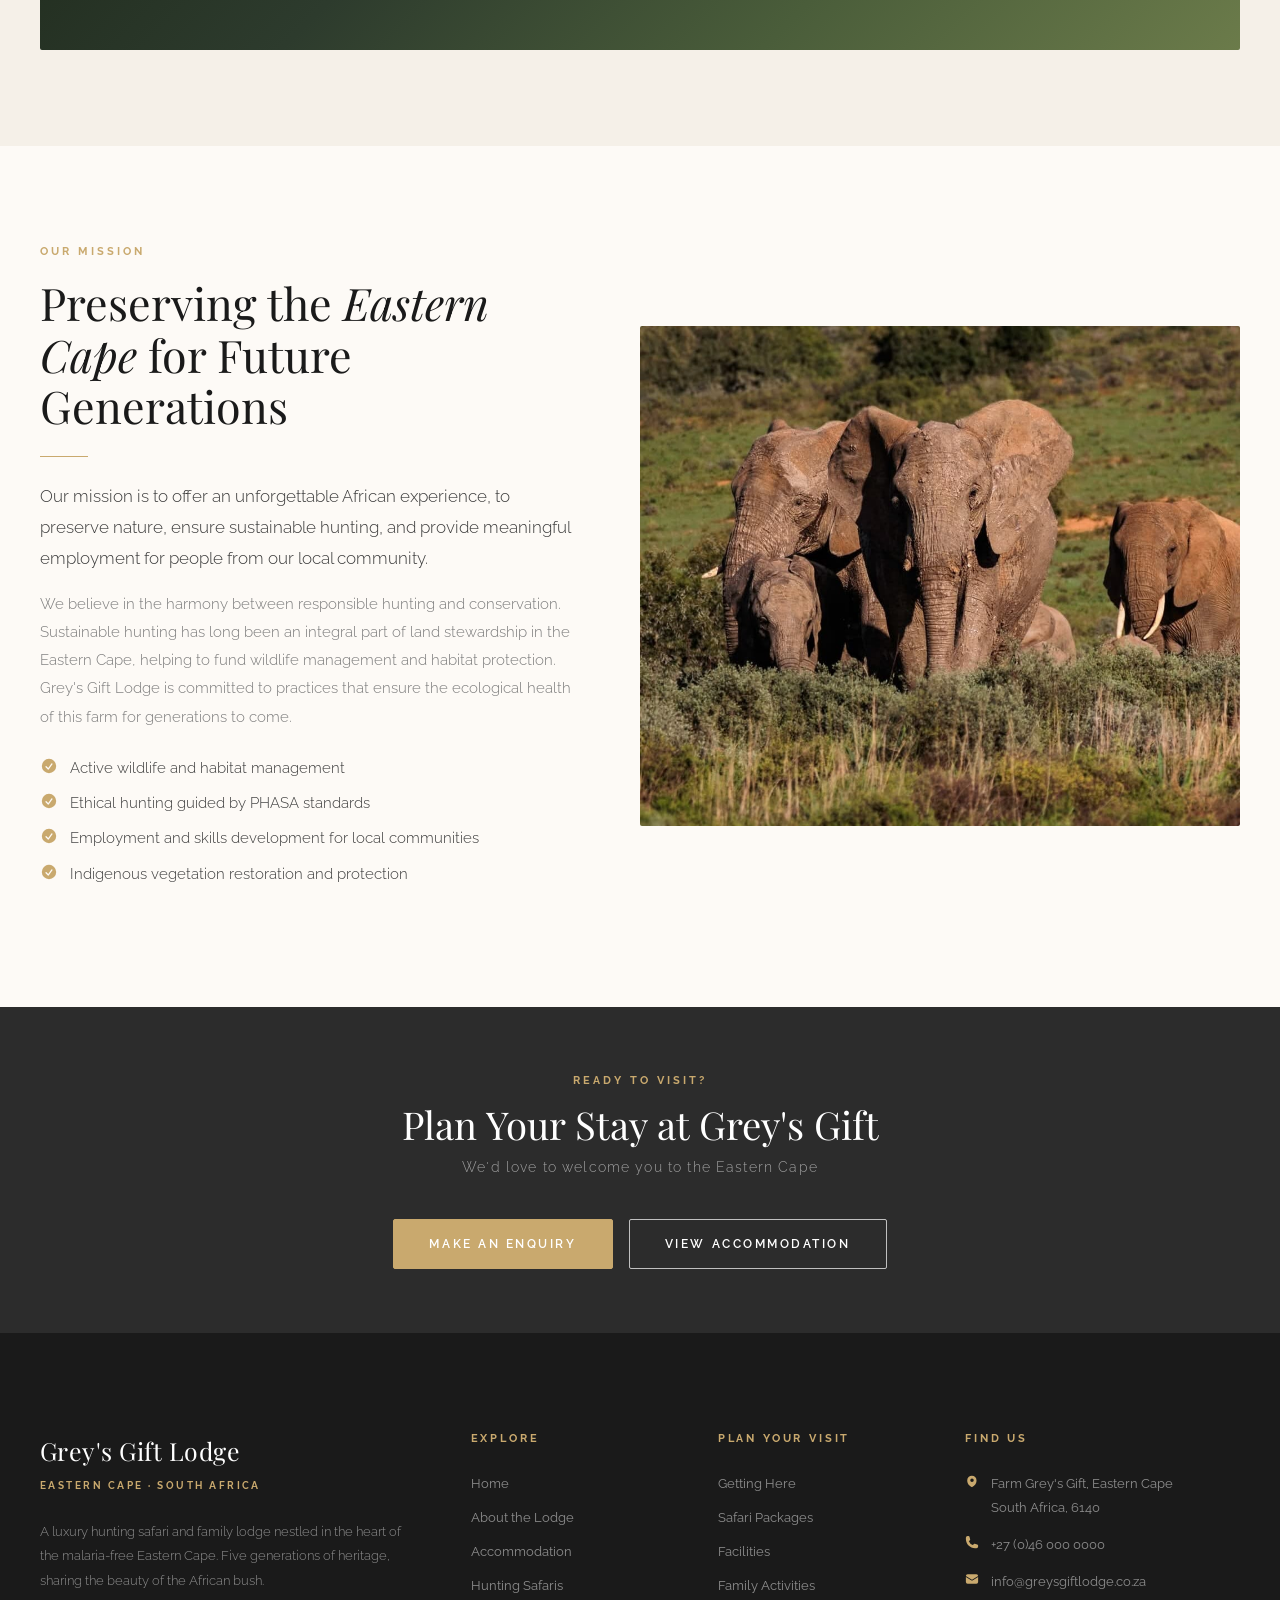
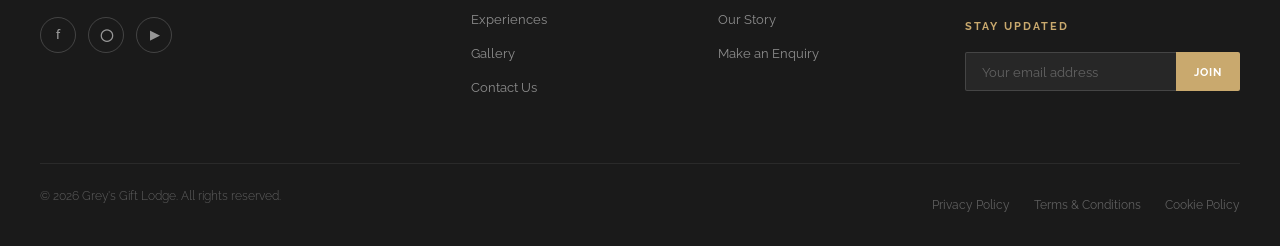
<file: about.html>
<!DOCTYPE html>
<html lang="en">
<head>
  <meta charset="UTF-8" />
  <meta name="viewport" content="width=device-width, initial-scale=1.0" />
  <title>About — Grey's Gift Lodge | Eastern Cape, South Africa</title>
  <meta name="description" content="Discover the story of Grey's Gift Lodge — five generations of family heritage in the heart of the malaria-free Eastern Cape." />
  <link rel="stylesheet" href="css/style.css" />
  <link rel="stylesheet" href="css/navigation.css" />
</head>
<body>

  <header class="site-header site-header--solid" id="site-header">
    <div class="container">
      <div class="topbar">
        <div class="topbar__inner">
          <div class="topbar__left">
            <a href="tel:+27460000000" class="topbar__item">
              <svg xmlns="http://www.w3.org/2000/svg" viewBox="0 0 24 24" fill="currentColor"><path fill-rule="evenodd" d="M1.5 4.5a3 3 0 013-3h1.372c.86 0 1.61.586 1.819 1.42l1.105 4.423a1.875 1.875 0 01-.694 1.955l-1.293.97c-.135.101-.164.249-.126.352a11.285 11.285 0 006.697 6.697c.103.038.25.009.352-.126l.97-1.293a1.875 1.875 0 011.955-.694l4.423 1.105c.834.209 1.42.959 1.42 1.82V19.5a3 3 0 01-3 3h-2.25C8.552 22.5 1.5 15.448 1.5 6.75V4.5z" clip-rule="evenodd"/></svg>
              +27 (0)46 000 0000
            </a>
            <a href="mailto:info@greysgiftlodge.co.za" class="topbar__item">
              <svg xmlns="http://www.w3.org/2000/svg" viewBox="0 0 24 24" fill="currentColor"><path d="M1.5 8.67v8.58a3 3 0 003 3h15a3 3 0 003-3V8.67l-8.928 5.493a3 3 0 01-3.144 0L1.5 8.67z"/><path d="M22.5 6.908V6.75a3 3 0 00-3-3h-15a3 3 0 00-3 3v.158l9.714 5.978a1.5 1.5 0 001.572 0L22.5 6.908z"/></svg>
              info@greysgiftlodge.co.za
            </a>
          </div>
          <div class="topbar__right">Malaria-Free &bull; Family-Owned Since 1920</div>
        </div>
      </div>
      <div class="header-main">
        <a href="index.html" class="site-logo">
          <span class="site-logo__name">Grey's Gift Lodge</span>
          <span class="site-logo__tag">Eastern Cape · South Africa</span>
        </a>
        <nav class="primary-nav" aria-label="Main navigation">
          <div class="nav-item"><a href="index.html" class="nav-link">Home</a></div>
          <div class="nav-item nav-item--drop">
            <a href="about.html" class="nav-link is-active">About
              <svg class="nav-arrow" xmlns="http://www.w3.org/2000/svg" viewBox="0 0 20 20" fill="currentColor"><path fill-rule="evenodd" d="M5.22 8.22a.75.75 0 011.06 0L10 11.94l3.72-3.72a.75.75 0 111.06 1.06l-4.25 4.25a.75.75 0 01-1.06 0L5.22 9.28a.75.75 0 010-1.06z" clip-rule="evenodd"/></svg>
            </a>
            <div class="nav-drop">
              <a href="#the-lodge">The Lodge</a>
              <a href="#our-story">Our Story</a>
              <a href="#location">Location &amp; Getting Here</a>
              <a href="#mission">Our Mission</a>
            </div>
          </div>
          <div class="nav-item nav-item--drop">
            <a href="accommodation.html" class="nav-link">Accommodation
              <svg class="nav-arrow" xmlns="http://www.w3.org/2000/svg" viewBox="0 0 20 20" fill="currentColor"><path fill-rule="evenodd" d="M5.22 8.22a.75.75 0 011.06 0L10 11.94l3.72-3.72a.75.75 0 111.06 1.06l-4.25 4.25a.75.75 0 01-1.06 0L5.22 9.28a.75.75 0 010-1.06z" clip-rule="evenodd"/></svg>
            </a>
            <div class="nav-drop">
              <a href="accommodation.html#rooms">Lodge Rooms</a>
              <a href="accommodation.html#facilities">Facilities &amp; Amenities</a>
            </div>
          </div>
          <div class="nav-item nav-item--drop">
            <a href="hunting.html" class="nav-link">Hunting
              <svg class="nav-arrow" xmlns="http://www.w3.org/2000/svg" viewBox="0 0 20 20" fill="currentColor"><path fill-rule="evenodd" d="M5.22 8.22a.75.75 0 011.06 0L10 11.94l3.72-3.72a.75.75 0 111.06 1.06l-4.25 4.25a.75.75 0 01-1.06 0L5.22 9.28a.75.75 0 010-1.06z" clip-rule="evenodd"/></svg>
            </a>
            <div class="nav-drop">
              <a href="hunting.html#packages">Safari Packages</a>
              <a href="hunting.html#species">Game Species</a>
              <a href="hunting.html#ethics">Ethical Hunting</a>
            </div>
          </div>
          <div class="nav-item nav-item--drop">
            <a href="experiences.html" class="nav-link">Experiences
              <svg class="nav-arrow" xmlns="http://www.w3.org/2000/svg" viewBox="0 0 20 20" fill="currentColor"><path fill-rule="evenodd" d="M5.22 8.22a.75.75 0 011.06 0L10 11.94l3.72-3.72a.75.75 0 111.06 1.06l-4.25 4.25a.75.75 0 01-1.06 0L5.22 9.28a.75.75 0 010-1.06z" clip-rule="evenodd"/></svg>
            </a>
            <div class="nav-drop">
              <a href="experiences.html#wildlife">Nature &amp; Wildlife</a>
              <a href="experiences.html#family">Family Activities</a>
              <a href="experiences.html#photography">Photography</a>
              <a href="experiences.html#waterholes">Waterhole Watching</a>
            </div>
          </div>
          <div class="nav-item"><a href="gallery.html" class="nav-link">Gallery</a></div>
          <div class="nav-item"><a href="contact.html" class="nav-link nav-link--book">Book Now</a></div>
        </nav>
        <button class="menu-toggle" id="menu-toggle" aria-label="Open menu" aria-expanded="false" aria-controls="mobile-nav">
          <span class="menu-toggle__bar"></span>
          <span class="menu-toggle__bar"></span>
          <span class="menu-toggle__bar"></span>
        </button>
      </div>
    </div>
  </header>

  <div class="mobile-nav-backdrop" id="nav-backdrop" aria-hidden="true"></div>
  <nav class="mobile-nav" id="mobile-nav" aria-label="Mobile navigation">
    <button class="mobile-nav__close" id="mobile-nav-close" aria-label="Close menu">
      <svg xmlns="http://www.w3.org/2000/svg" viewBox="0 0 24 24" fill="currentColor" width="24" height="24">
        <path d="M6.225 4.811a1 1 0 00-1.414 1.414L10.586 12 4.81 17.775a1 1 0 101.414 1.414L12 13.414l5.775 5.775a1 1 0 001.414-1.414L13.414 12l5.775-5.775a1 1 0 00-1.414-1.414L12 10.586 6.225 4.81z"/>
      </svg>
    </button>
    <div class="mobile-nav__item"><div class="mobile-nav__row"><a href="index.html" class="mobile-nav__link">Home</a></div></div>
    <div class="mobile-nav__item">
      <div class="mobile-nav__row"><a href="about.html" class="mobile-nav__link">About</a><button class="mobile-nav__expand" aria-label="Expand">+</button></div>
      <div class="mobile-nav__sub">
        <a href="#the-lodge" class="mobile-nav__sub-link">The Lodge</a>
        <a href="#our-story" class="mobile-nav__sub-link">Our Story</a>
        <a href="#location" class="mobile-nav__sub-link">Location &amp; Getting Here</a>
        <a href="#mission" class="mobile-nav__sub-link">Our Mission</a>
      </div>
    </div>
    <div class="mobile-nav__item">
      <div class="mobile-nav__row"><a href="accommodation.html" class="mobile-nav__link">Accommodation</a><button class="mobile-nav__expand" aria-label="Expand">+</button></div>
      <div class="mobile-nav__sub">
        <a href="accommodation.html#rooms" class="mobile-nav__sub-link">Lodge Rooms</a>
        <a href="accommodation.html#facilities" class="mobile-nav__sub-link">Facilities &amp; Amenities</a>
      </div>
    </div>
    <div class="mobile-nav__item">
      <div class="mobile-nav__row"><a href="hunting.html" class="mobile-nav__link">Hunting</a><button class="mobile-nav__expand" aria-label="Expand">+</button></div>
      <div class="mobile-nav__sub">
        <a href="hunting.html#packages" class="mobile-nav__sub-link">Safari Packages</a>
        <a href="hunting.html#species" class="mobile-nav__sub-link">Game Species</a>
      </div>
    </div>
    <div class="mobile-nav__item">
      <div class="mobile-nav__row"><a href="experiences.html" class="mobile-nav__link">Experiences</a><button class="mobile-nav__expand" aria-label="Expand">+</button></div>
      <div class="mobile-nav__sub">
        <a href="experiences.html#wildlife" class="mobile-nav__sub-link">Nature &amp; Wildlife</a>
        <a href="experiences.html#family" class="mobile-nav__sub-link">Family Activities</a>
        <a href="experiences.html#photography" class="mobile-nav__sub-link">Photography</a>
      </div>
    </div>
    <div class="mobile-nav__item"><div class="mobile-nav__row"><a href="gallery.html" class="mobile-nav__link">Gallery</a></div></div>
    <a href="contact.html" class="mobile-nav__book">Book Your Safari</a>
  </nav>

  <!-- ═══ PAGE HERO ═══ -->
  <div class="page-hero">
    <section class="hero hero-about hero--short" aria-label="About Grey's Gift Lodge">
      <div class="hero__bg"></div>
      <div class="hero__overlay"></div>
      <div class="hero__content">
        <span class="hero__label">Our Heritage</span>
        <h1 class="hero__title">Five Generations of<br><em>African Heritage</em></h1>
        <p class="hero__subtitle">A story rooted in the land — spanning over a century of stewardship in the Eastern Cape.</p>
      </div>
    </section>
  </div>

  <!-- Breadcrumb -->
  <div class="breadcrumb">
    <div class="container">
      <ol class="breadcrumb__list">
        <li class="breadcrumb__item"><a href="index.html">Home</a></li>
        <li class="breadcrumb__sep">›</li>
        <li class="breadcrumb__item breadcrumb__item--current">About</li>
      </ol>
    </div>
  </div>

  <!-- ═══ THE LODGE ═══ -->
  <section class="section" id="the-lodge">
    <div class="container">
      <div class="split" style="gap:0;align-items:center;">
        <div style="padding-right:var(--space-xl);">
          <span class="section__label">The Lodge</span>
          <h2 class="section__title">A Modern Luxury Lodge with a Homely <em style="font-style:italic;">Soul</em></h2>
          <div class="section__divider"></div>
          <p class="section__intro">
            Built on the verge of a hill with nature on your doorstep, Grey's Gift Lodge commands a magnificent view of the surrounding mountains, open valleys, and natural waterholes. It's the kind of place where you arrive as a guest and leave as family.
          </p>
          <p style="font-size:0.95rem;font-weight:300;line-height:1.85;color:var(--color-text-light);margin-top:1rem;">
            The lodge combines the luxury of modern facilities with an authentic, welcoming atmosphere. From the generous verandas where the African sunset puts on its nightly show, to the fireplace that keeps evenings warm — every detail has been considered for your comfort.
          </p>
          <ul class="check-list" style="margin-top:1.5rem;">
            <li>Luxury en-suite accommodation for up to 16 guests</li>
            <li>Panoramic views across the Eastern Cape mountains</li>
            <li>Multiple natural waterholes visible from the lodge</li>
            <li>Outdoor braai boma and communal lapa</li>
            <li>Full-board catering with farm-to-table dining</li>
          </ul>
        </div>
        <div>
          <div class="img-ph--brown" style="height:520px;border-radius:2px;"></div>
        </div>
      </div>
    </div>
  </section>

  <!-- ═══ OUR STORY ═══ -->
  <section class="section section--dark" id="our-story">
    <div class="container">
      <div class="split split--reverse" style="align-items:center;">
        <div>
          <div class="img-ph" style="height:500px;border-radius:2px;"></div>
        </div>
        <div style="padding-left:var(--space-xl);">
          <span class="section__label">Our Story</span>
          <h2 class="section__title" style="color:#fff;">The Farm Grey's Gift — A Century of <em style="font-style:italic;">Belonging</em></h2>
          <div class="section__divider"></div>
          <p style="font-size:1rem;font-weight:300;line-height:1.85;color:rgba(255,255,255,0.8);">
            The farm Grey's Gift has been in the family for five generations. What began as a working farm more than a century ago has evolved into one of the Eastern Cape's finest private lodges, while retaining the heritage, warmth, and connection to the land that defines its character.
          </p>
          <p style="font-size:0.95rem;font-weight:300;line-height:1.85;color:rgba(255,255,255,0.6);margin-top:1rem;">
            Each generation has built upon the last — developing the land with care, introducing wildlife, protecting indigenous flora, and welcoming guests from around the world. It is a living legacy, shaped by love for this extraordinary corner of Africa.
          </p>
        </div>
      </div>
    </div>
  </section>

  <!-- ═══ LOCATION ═══ -->
  <section class="section section--cream" id="location">
    <div class="container">
      <div style="text-align:center;margin-bottom:var(--space-xl);">
        <span class="section__label">Getting Here</span>
        <h2 class="section__title section__title--center">Location &amp; Directions</h2>
        <div class="section__divider section__divider--center"></div>
        <p class="section__intro section__intro--center">
          Grey's Gift Lodge is ideally situated in the heart of the malaria-free Eastern Cape — easily accessible from major centres yet beautifully remote.
        </p>
      </div>

      <div class="info-cards" style="grid-template-columns:repeat(3,1fr);">
        <div class="info-card">
          <div class="info-card__icon">
            <svg xmlns="http://www.w3.org/2000/svg" viewBox="0 0 24 24" fill="currentColor"><path d="M3.478 2.405a.75.75 0 00-.926.94l2.432 7.905H13.5a.75.75 0 010 1.5H4.984l-2.432 7.905a.75.75 0 00.926.94 60.519 60.519 0 0018.445-8.986.75.75 0 000-1.218A60.517 60.517 0 003.478 2.405z"/></svg>
          </div>
          <h3 class="info-card__title">By Air</h3>
          <p class="info-card__text">Fly into Gqeberha (Port Elizabeth) Airport, then drive approximately 2 hours on the N2 and R67 routes. Car rental is available at the airport.</p>
        </div>
        <div class="info-card">
          <div class="info-card__icon">
            <svg xmlns="http://www.w3.org/2000/svg" viewBox="0 0 24 24" fill="currentColor"><path fill-rule="evenodd" d="M11.54 22.351l.07.04.028.016a.76.76 0 00.723 0l.028-.015.071-.041a16.975 16.975 0 001.144-.742 19.58 19.58 0 002.683-2.282c1.944-2.013 3.5-4.661 3.5-8.327a8 8 0 10-16 0c0 3.666 1.556 6.314 3.5 8.327a19.58 19.58 0 002.683 2.282 16.975 16.975 0 001.144.742zM12 13.5a3 3 0 100-6 3 3 0 000 6z" clip-rule="evenodd"/></svg>
          </div>
          <h3 class="info-card__title">By Road</h3>
          <p class="info-card__text">Located 40 minutes from Makhanda (Grahamstown) and 2 hours from Gqeberha. GPS coordinates and detailed directions provided on booking.</p>
        </div>
        <div class="info-card">
          <div class="info-card__icon">
            <svg xmlns="http://www.w3.org/2000/svg" viewBox="0 0 24 24" fill="currentColor"><path fill-rule="evenodd" d="M12 2.25c-5.385 0-9.75 4.365-9.75 9.75s4.365 9.75 9.75 9.75 9.75-4.365 9.75-9.75S17.385 2.25 12 2.25zM12.75 6a.75.75 0 00-1.5 0v6c0 .414.336.75.75.75h4.5a.75.75 0 000-1.5h-3.75V6z" clip-rule="evenodd"/></svg>
          </div>
          <h3 class="info-card__title">Transfer Service</h3>
          <p class="info-card__text">We can arrange comfortable transfers from Gqeberha Airport or Makhanda directly to the lodge. Please enquire when booking.</p>
        </div>
      </div>

      <div class="map-placeholder" style="margin-top:var(--space-xl);">
        <span>Map — Farm Grey's Gift, Eastern Cape</span>
      </div>
    </div>
  </section>

  <!-- ═══ MISSION ═══ -->
  <section class="section" id="mission">
    <div class="container">
      <div class="split" style="align-items:center;">
        <div style="padding-right:var(--space-xl);">
          <span class="section__label">Our Mission</span>
          <h2 class="section__title">Preserving the <em style="font-style:italic;">Eastern Cape</em> for Future Generations</h2>
          <div class="section__divider"></div>
          <p class="section__intro">
            Our mission is to offer an unforgettable African experience, to preserve nature, ensure sustainable hunting, and provide meaningful employment for people from our local community.
          </p>
          <p style="font-size:0.95rem;line-height:1.85;color:var(--color-text-light);margin-top:1rem;">
            We believe in the harmony between responsible hunting and conservation. Sustainable hunting has long been an integral part of land stewardship in the Eastern Cape, helping to fund wildlife management and habitat protection. Grey's Gift Lodge is committed to practices that ensure the ecological health of this farm for generations to come.
          </p>
          <ul class="check-list" style="margin-top:1.5rem;">
            <li>Active wildlife and habitat management</li>
            <li>Ethical hunting guided by PHASA standards</li>
            <li>Employment and skills development for local communities</li>
            <li>Indigenous vegetation restoration and protection</li>
          </ul>
        </div>
        <div>
          <div class="img-ph--dark" style="height:500px;border-radius:2px;"></div>
        </div>
      </div>
    </div>
  </section>

  <!-- ═══ BOOKING CTA ═══ -->
  <div class="booking-banner">
    <div class="container">
      <span class="booking-banner__label">Ready to Visit?</span>
      <h2 class="booking-banner__title">Plan Your Stay at Grey's Gift</h2>
      <p class="booking-banner__sub">We'd love to welcome you to the Eastern Cape</p>
      <div style="margin-top:2rem;display:flex;gap:1rem;justify-content:center;flex-wrap:wrap;">
        <a href="contact.html" class="btn btn--primary">Make an Enquiry</a>
        <a href="accommodation.html" class="btn btn--outline">View Accommodation</a>
      </div>
    </div>
  </div>

  <!-- ═══ FOOTER ═══ -->
  <footer class="footer">
    <div class="container">
      <div class="footer__grid">
        <div>
          <span class="footer__logo-name">Grey's Gift Lodge</span>
          <span class="footer__logo-tag">Eastern Cape · South Africa</span>
          <p class="footer__desc">A luxury hunting safari and family lodge nestled in the heart of the malaria-free Eastern Cape. Five generations of heritage, sharing the beauty of the African bush.</p>
          <div class="footer__social">
            <a href="https://www.facebook.com/greysgiftlodge/" class="footer__social-btn" aria-label="Facebook" target="_blank" rel="noopener noreferrer">f</a>
            <a href="https://www.instagram.com/greysgiftlodge/" class="footer__social-btn" aria-label="Instagram" target="_blank" rel="noopener noreferrer">&#9711;</a>
            <a href="https://www.youtube.com/channel/UCYD1MvRiYoMQzRl5iA0lKMA" class="footer__social-btn" aria-label="YouTube" target="_blank" rel="noopener noreferrer">&#9654;</a>
          </div>
        </div>
        <div>
          <span class="footer__col-title">Explore</span>
          <div class="footer__links">
            <a href="index.html">Home</a>
            <a href="about.html">About the Lodge</a>
            <a href="accommodation.html">Accommodation</a>
            <a href="hunting.html">Hunting Safaris</a>
            <a href="experiences.html">Experiences</a>
            <a href="gallery.html">Gallery</a>
            <a href="contact.html">Contact Us</a>
          </div>
        </div>
        <div>
          <span class="footer__col-title">Plan Your Visit</span>
          <div class="footer__links">
            <a href="#location">Getting Here</a>
            <a href="hunting.html#packages">Safari Packages</a>
            <a href="accommodation.html#facilities">Facilities</a>
            <a href="experiences.html#family">Family Activities</a>
            <a href="#our-story">Our Story</a>
            <a href="contact.html">Make an Enquiry</a>
          </div>
        </div>
        <div>
          <span class="footer__col-title">Find Us</span>
          <div class="footer__contact-row">
            <svg xmlns="http://www.w3.org/2000/svg" viewBox="0 0 24 24" fill="currentColor"><path fill-rule="evenodd" d="M11.54 22.351l.07.04.028.016a.76.76 0 00.723 0l.028-.015.071-.041a16.975 16.975 0 001.144-.742 19.58 19.58 0 002.683-2.282c1.944-2.013 3.5-4.661 3.5-8.327a8 8 0 10-16 0c0 3.666 1.556 6.314 3.5 8.327a19.58 19.58 0 002.683 2.282 16.975 16.975 0 001.144.742zM12 13.5a3 3 0 100-6 3 3 0 000 6z" clip-rule="evenodd"/></svg>
            <span>Farm Grey's Gift, Eastern Cape<br>South Africa, 6140</span>
          </div>
          <div class="footer__contact-row">
            <svg xmlns="http://www.w3.org/2000/svg" viewBox="0 0 24 24" fill="currentColor"><path fill-rule="evenodd" d="M1.5 4.5a3 3 0 013-3h1.372c.86 0 1.61.586 1.819 1.42l1.105 4.423a1.875 1.875 0 01-.694 1.955l-1.293.97c-.135.101-.164.249-.126.352a11.285 11.285 0 006.697 6.697c.103.038.25.009.352-.126l.97-1.293a1.875 1.875 0 011.955-.694l4.423 1.105c.834.209 1.42.959 1.42 1.82V19.5a3 3 0 01-3 3h-2.25C8.552 22.5 1.5 15.448 1.5 6.75V4.5z" clip-rule="evenodd"/></svg>
            <a href="tel:+27460000000">+27 (0)46 000 0000</a>
          </div>
          <div class="footer__contact-row">
            <svg xmlns="http://www.w3.org/2000/svg" viewBox="0 0 24 24" fill="currentColor"><path d="M1.5 8.67v8.58a3 3 0 003 3h15a3 3 0 003-3V8.67l-8.928 5.493a3 3 0 01-3.144 0L1.5 8.67z"/><path d="M22.5 6.908V6.75a3 3 0 00-3-3h-15a3 3 0 00-3 3v.158l9.714 5.978a1.5 1.5 0 001.572 0L22.5 6.908z"/></svg>
            <a href="mailto:info@greysgiftlodge.co.za">info@greysgiftlodge.co.za</a>
          </div>
          <span style="font-size:0.68rem;font-weight:700;letter-spacing:0.18em;text-transform:uppercase;color:var(--color-gold);display:block;margin-top:1.5rem;margin-bottom:0.5rem;">Stay Updated</span>
          <form class="footer__newsletter-form">
            <input type="email" class="footer__nl-input" placeholder="Your email address" aria-label="Newsletter email" />
            <button type="submit" class="footer__nl-btn">Join</button>
          </form>
        </div>
      </div>
      <div class="footer__bottom">
        <p class="footer__copy">&copy; 2026 Grey's Gift Lodge. All rights reserved.</p>
        <div class="footer__legal">
          <a href="#">Privacy Policy</a>
          <a href="#">Terms &amp; Conditions</a>
          <a href="#">Cookie Policy</a>
        </div>
      </div>
    </div>
  </footer>

  <script src="js/main.js"></script>
</body>
</html>
</file>
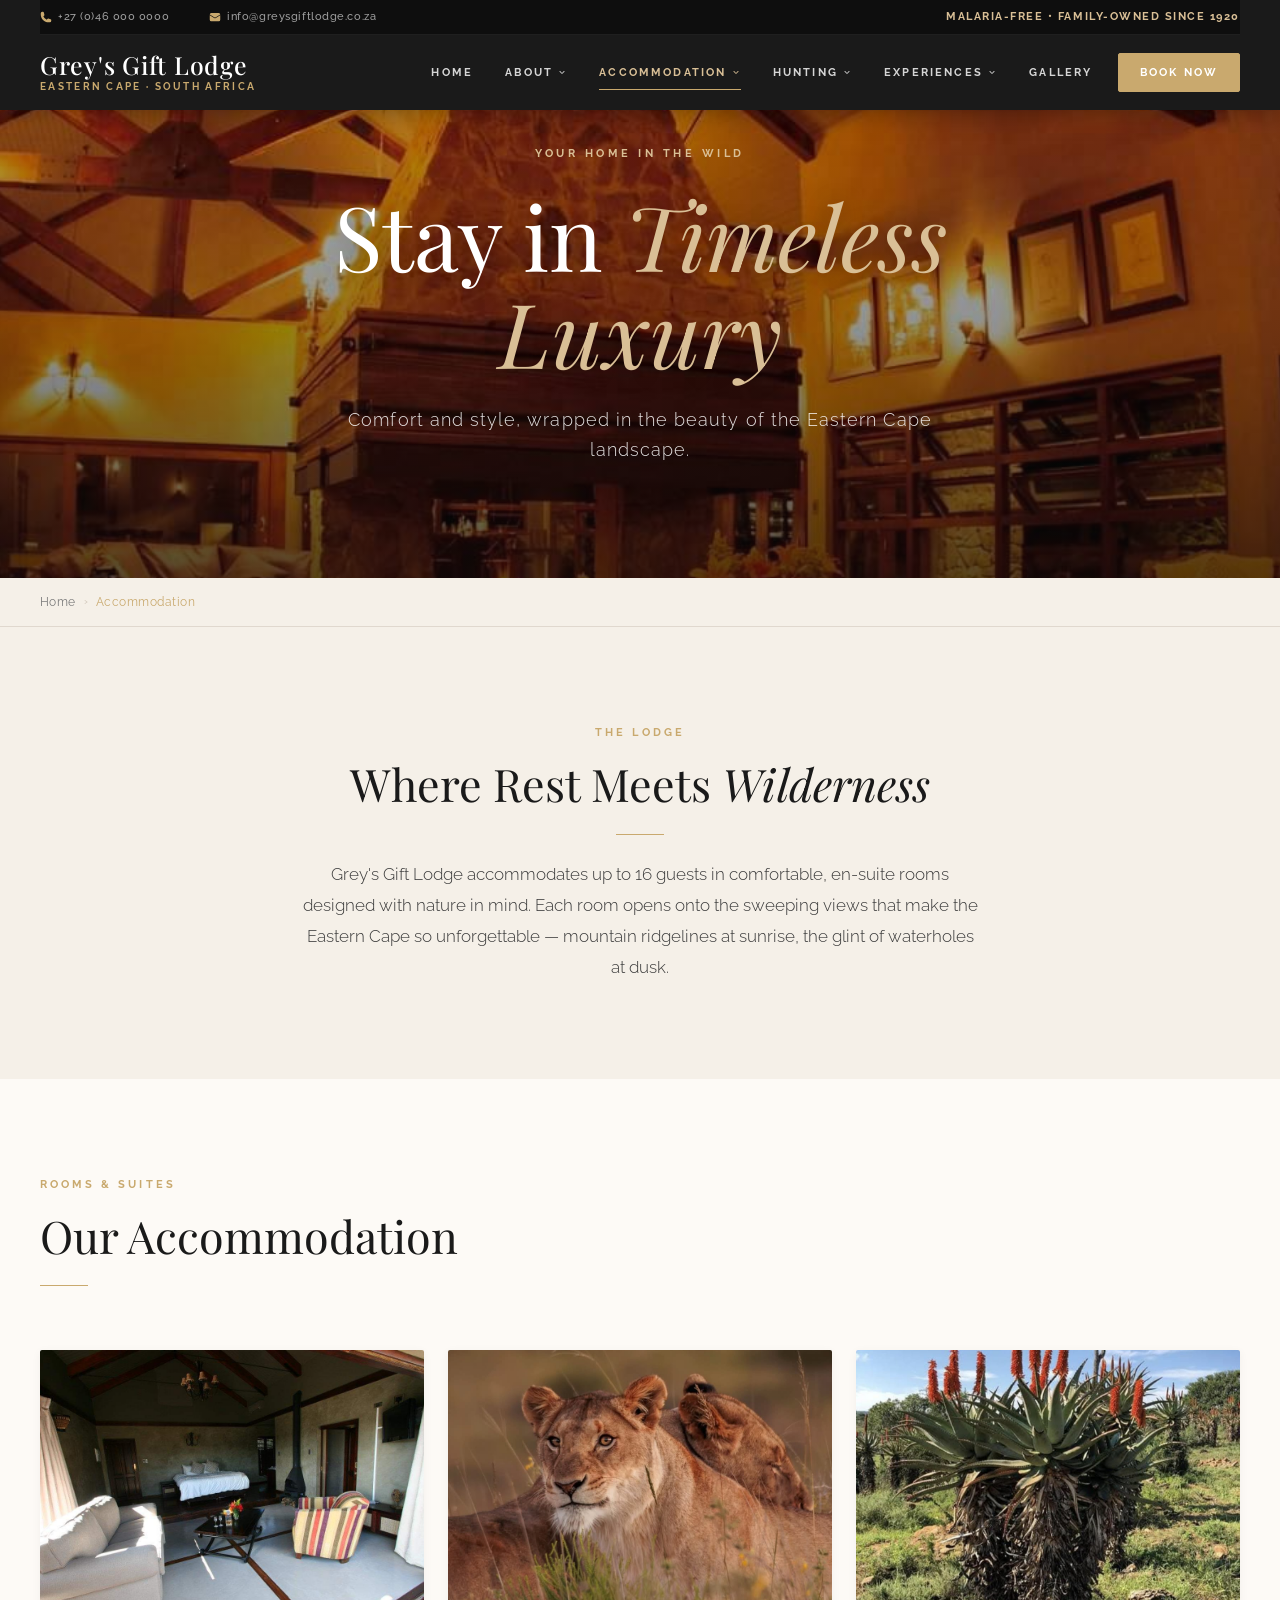
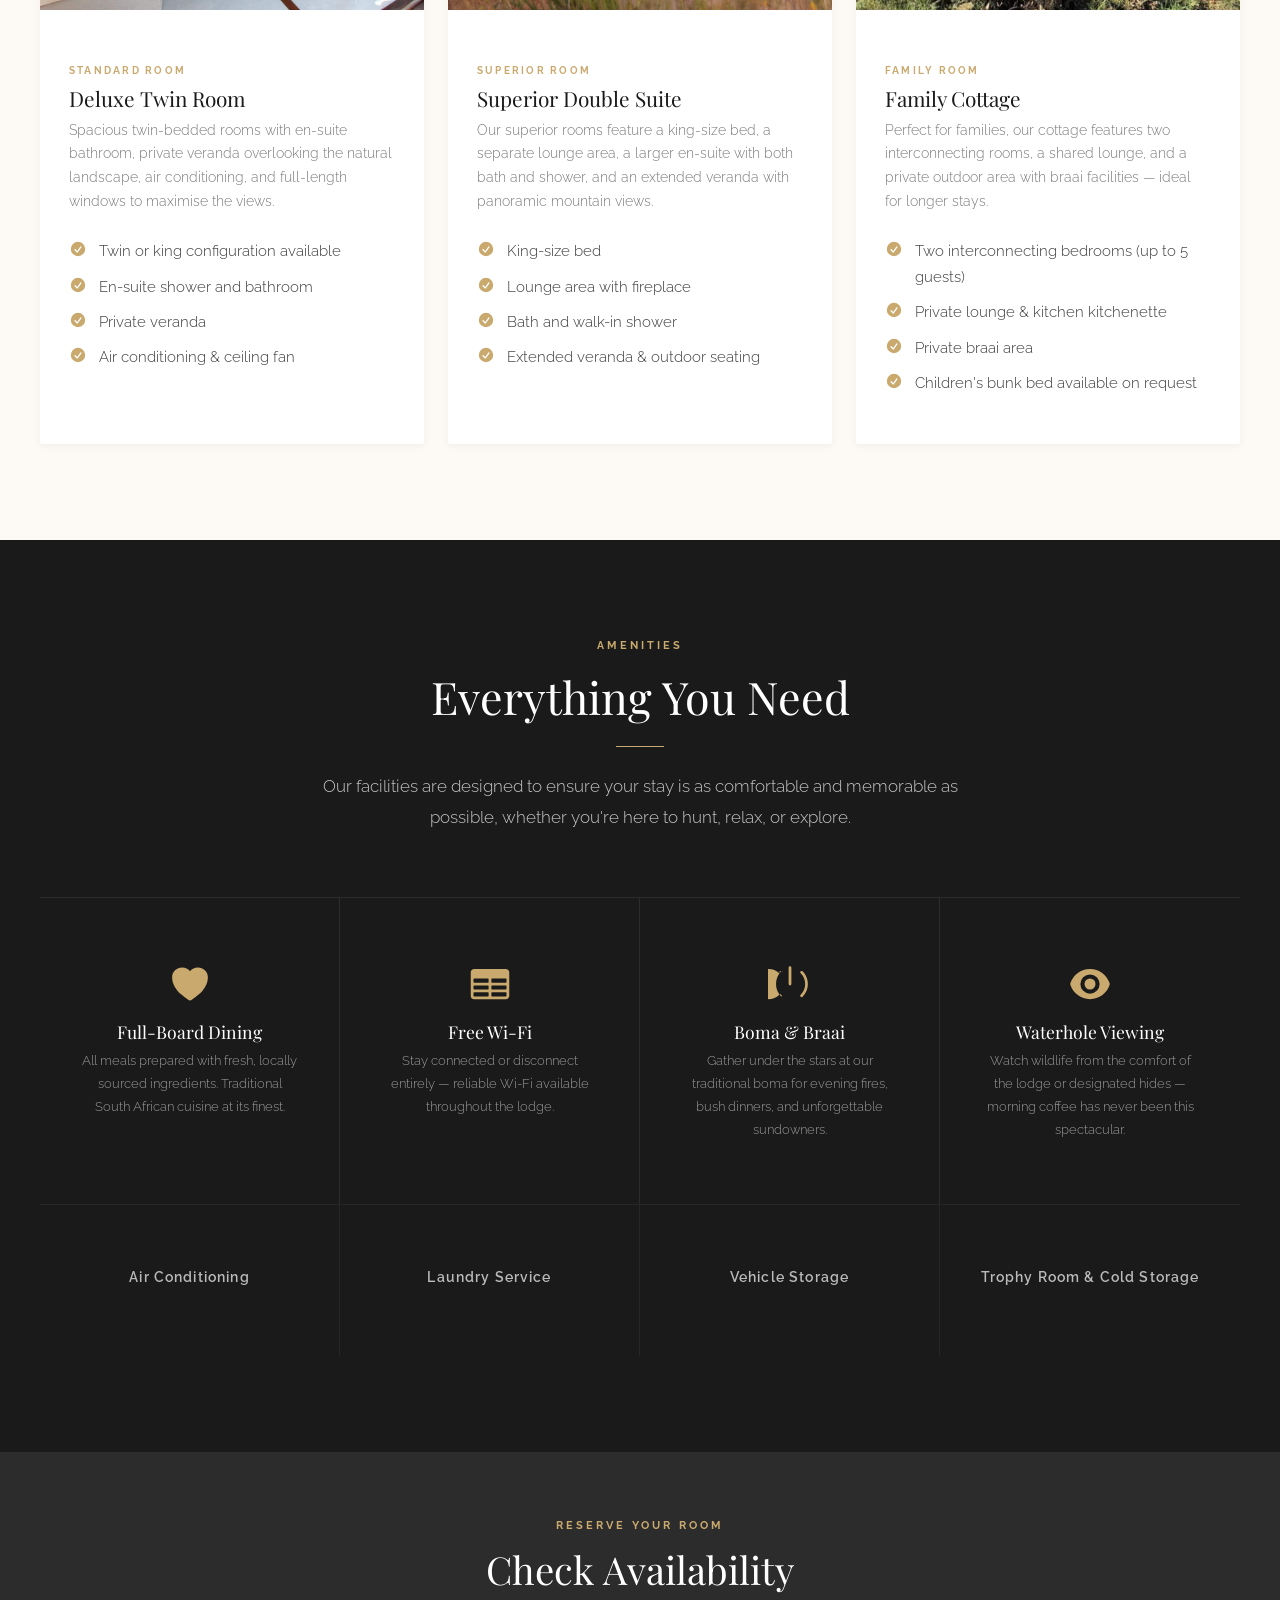
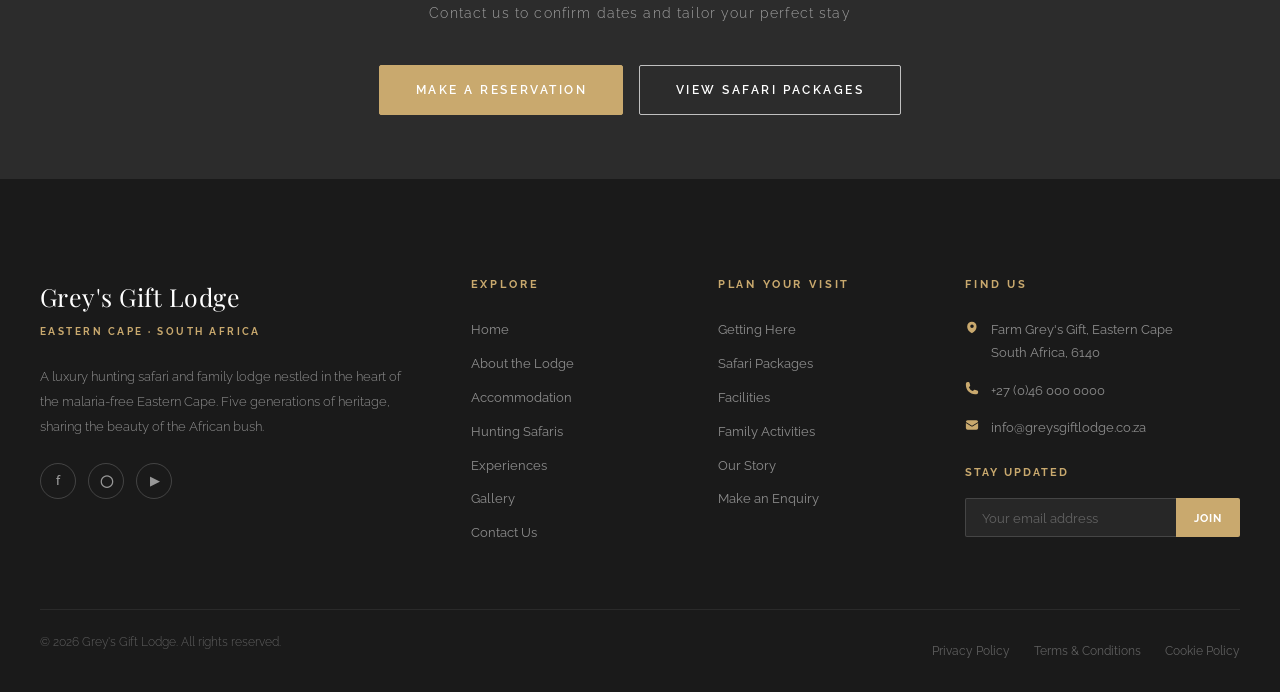
<file: accommodation.html>
<!DOCTYPE html>
<html lang="en">
<head>
  <meta charset="UTF-8" />
  <meta name="viewport" content="width=device-width, initial-scale=1.0" />
  <title>Accommodation — Grey's Gift Lodge | Eastern Cape</title>
  <meta name="description" content="Stay in modern luxury at Grey's Gift Lodge. En-suite rooms, mountain views, full-board dining, and all the amenities you need in the Eastern Cape wilderness." />
  <link rel="stylesheet" href="css/style.css" />
  <link rel="stylesheet" href="css/navigation.css" />
</head>
<body>

  <header class="site-header site-header--solid" id="site-header">
    <div class="container">
      <div class="topbar">
        <div class="topbar__inner">
          <div class="topbar__left">
            <a href="tel:+27460000000" class="topbar__item">
              <svg xmlns="http://www.w3.org/2000/svg" viewBox="0 0 24 24" fill="currentColor"><path fill-rule="evenodd" d="M1.5 4.5a3 3 0 013-3h1.372c.86 0 1.61.586 1.819 1.42l1.105 4.423a1.875 1.875 0 01-.694 1.955l-1.293.97c-.135.101-.164.249-.126.352a11.285 11.285 0 006.697 6.697c.103.038.25.009.352-.126l.97-1.293a1.875 1.875 0 011.955-.694l4.423 1.105c.834.209 1.42.959 1.42 1.82V19.5a3 3 0 01-3 3h-2.25C8.552 22.5 1.5 15.448 1.5 6.75V4.5z" clip-rule="evenodd"/></svg>
              +27 (0)46 000 0000
            </a>
            <a href="mailto:info@greysgiftlodge.co.za" class="topbar__item">
              <svg xmlns="http://www.w3.org/2000/svg" viewBox="0 0 24 24" fill="currentColor"><path d="M1.5 8.67v8.58a3 3 0 003 3h15a3 3 0 003-3V8.67l-8.928 5.493a3 3 0 01-3.144 0L1.5 8.67z"/><path d="M22.5 6.908V6.75a3 3 0 00-3-3h-15a3 3 0 00-3 3v.158l9.714 5.978a1.5 1.5 0 001.572 0L22.5 6.908z"/></svg>
              info@greysgiftlodge.co.za
            </a>
          </div>
          <div class="topbar__right">Malaria-Free &bull; Family-Owned Since 1920</div>
        </div>
      </div>
      <div class="header-main">
        <a href="index.html" class="site-logo">
          <span class="site-logo__name">Grey's Gift Lodge</span>
          <span class="site-logo__tag">Eastern Cape · South Africa</span>
        </a>
        <nav class="primary-nav" aria-label="Main navigation">
          <div class="nav-item"><a href="index.html" class="nav-link">Home</a></div>
          <div class="nav-item nav-item--drop">
            <a href="about.html" class="nav-link">About <svg class="nav-arrow" xmlns="http://www.w3.org/2000/svg" viewBox="0 0 20 20" fill="currentColor"><path fill-rule="evenodd" d="M5.22 8.22a.75.75 0 011.06 0L10 11.94l3.72-3.72a.75.75 0 111.06 1.06l-4.25 4.25a.75.75 0 01-1.06 0L5.22 9.28a.75.75 0 010-1.06z" clip-rule="evenodd"/></svg></a>
            <div class="nav-drop">
              <a href="about.html#the-lodge">The Lodge</a>
              <a href="about.html#our-story">Our Story</a>
              <a href="about.html#location">Location &amp; Getting Here</a>
              <a href="about.html#mission">Our Mission</a>
            </div>
          </div>
          <div class="nav-item nav-item--drop">
            <a href="accommodation.html" class="nav-link is-active">Accommodation <svg class="nav-arrow" xmlns="http://www.w3.org/2000/svg" viewBox="0 0 20 20" fill="currentColor"><path fill-rule="evenodd" d="M5.22 8.22a.75.75 0 011.06 0L10 11.94l3.72-3.72a.75.75 0 111.06 1.06l-4.25 4.25a.75.75 0 01-1.06 0L5.22 9.28a.75.75 0 010-1.06z" clip-rule="evenodd"/></svg></a>
            <div class="nav-drop">
              <a href="#rooms">Lodge Rooms</a>
              <a href="#facilities">Facilities &amp; Amenities</a>
            </div>
          </div>
          <div class="nav-item nav-item--drop">
            <a href="hunting.html" class="nav-link">Hunting <svg class="nav-arrow" xmlns="http://www.w3.org/2000/svg" viewBox="0 0 20 20" fill="currentColor"><path fill-rule="evenodd" d="M5.22 8.22a.75.75 0 011.06 0L10 11.94l3.72-3.72a.75.75 0 111.06 1.06l-4.25 4.25a.75.75 0 01-1.06 0L5.22 9.28a.75.75 0 010-1.06z" clip-rule="evenodd"/></svg></a>
            <div class="nav-drop">
              <a href="hunting.html#packages">Safari Packages</a>
              <a href="hunting.html#species">Game Species</a>
              <a href="hunting.html#ethics">Ethical Hunting</a>
            </div>
          </div>
          <div class="nav-item nav-item--drop">
            <a href="experiences.html" class="nav-link">Experiences <svg class="nav-arrow" xmlns="http://www.w3.org/2000/svg" viewBox="0 0 20 20" fill="currentColor"><path fill-rule="evenodd" d="M5.22 8.22a.75.75 0 011.06 0L10 11.94l3.72-3.72a.75.75 0 111.06 1.06l-4.25 4.25a.75.75 0 01-1.06 0L5.22 9.28a.75.75 0 010-1.06z" clip-rule="evenodd"/></svg></a>
            <div class="nav-drop">
              <a href="experiences.html#wildlife">Nature &amp; Wildlife</a>
              <a href="experiences.html#family">Family Activities</a>
              <a href="experiences.html#photography">Photography</a>
              <a href="experiences.html#waterholes">Waterhole Watching</a>
            </div>
          </div>
          <div class="nav-item"><a href="gallery.html" class="nav-link">Gallery</a></div>
          <div class="nav-item"><a href="contact.html" class="nav-link nav-link--book">Book Now</a></div>
        </nav>
        <button class="menu-toggle" id="menu-toggle" aria-label="Open menu" aria-expanded="false" aria-controls="mobile-nav">
          <span class="menu-toggle__bar"></span><span class="menu-toggle__bar"></span><span class="menu-toggle__bar"></span>
        </button>
      </div>
    </div>
  </header>

  <div class="mobile-nav-backdrop" id="nav-backdrop" aria-hidden="true"></div>
  <nav class="mobile-nav" id="mobile-nav" aria-label="Mobile navigation">
    <button class="mobile-nav__close" id="mobile-nav-close" aria-label="Close menu">
      <svg xmlns="http://www.w3.org/2000/svg" viewBox="0 0 24 24" fill="currentColor" width="24" height="24">
        <path d="M6.225 4.811a1 1 0 00-1.414 1.414L10.586 12 4.81 17.775a1 1 0 101.414 1.414L12 13.414l5.775 5.775a1 1 0 001.414-1.414L13.414 12l5.775-5.775a1 1 0 00-1.414-1.414L12 10.586 6.225 4.81z"/>
      </svg>
    </button>
    <div class="mobile-nav__item"><div class="mobile-nav__row"><a href="index.html" class="mobile-nav__link">Home</a></div></div>
    <div class="mobile-nav__item">
      <div class="mobile-nav__row"><a href="about.html" class="mobile-nav__link">About</a><button class="mobile-nav__expand" aria-label="Expand">+</button></div>
      <div class="mobile-nav__sub">
        <a href="about.html#the-lodge" class="mobile-nav__sub-link">The Lodge</a>
        <a href="about.html#our-story" class="mobile-nav__sub-link">Our Story</a>
        <a href="about.html#location" class="mobile-nav__sub-link">Location &amp; Getting Here</a>
      </div>
    </div>
    <div class="mobile-nav__item">
      <div class="mobile-nav__row"><a href="accommodation.html" class="mobile-nav__link">Accommodation</a><button class="mobile-nav__expand" aria-label="Expand">+</button></div>
      <div class="mobile-nav__sub">
        <a href="#rooms" class="mobile-nav__sub-link">Lodge Rooms</a>
        <a href="#facilities" class="mobile-nav__sub-link">Facilities &amp; Amenities</a>
      </div>
    </div>
    <div class="mobile-nav__item">
      <div class="mobile-nav__row"><a href="hunting.html" class="mobile-nav__link">Hunting</a><button class="mobile-nav__expand" aria-label="Expand">+</button></div>
      <div class="mobile-nav__sub">
        <a href="hunting.html#packages" class="mobile-nav__sub-link">Safari Packages</a>
        <a href="hunting.html#species" class="mobile-nav__sub-link">Game Species</a>
      </div>
    </div>
    <div class="mobile-nav__item">
      <div class="mobile-nav__row"><a href="experiences.html" class="mobile-nav__link">Experiences</a><button class="mobile-nav__expand" aria-label="Expand">+</button></div>
      <div class="mobile-nav__sub">
        <a href="experiences.html#wildlife" class="mobile-nav__sub-link">Nature &amp; Wildlife</a>
        <a href="experiences.html#family" class="mobile-nav__sub-link">Family Activities</a>
      </div>
    </div>
    <div class="mobile-nav__item"><div class="mobile-nav__row"><a href="gallery.html" class="mobile-nav__link">Gallery</a></div></div>
    <a href="contact.html" class="mobile-nav__book">Book Your Safari</a>
  </nav>

  <!-- ═══ HERO ═══ -->
  <div class="page-hero">
    <section class="hero hero-accommodation hero--short" aria-label="Accommodation at Grey's Gift Lodge">
      <div class="hero__bg"></div>
      <div class="hero__overlay"></div>
      <div class="hero__content">
        <span class="hero__label">Your Home in the Wild</span>
        <h1 class="hero__title">Stay in <em>Timeless Luxury</em></h1>
        <p class="hero__subtitle">Comfort and style, wrapped in the beauty of the Eastern Cape landscape.</p>
      </div>
    </section>
  </div>

  <div class="breadcrumb">
    <div class="container">
      <ol class="breadcrumb__list">
        <li class="breadcrumb__item"><a href="index.html">Home</a></li>
        <li class="breadcrumb__sep">›</li>
        <li class="breadcrumb__item breadcrumb__item--current">Accommodation</li>
      </ol>
    </div>
  </div>

  <!-- ═══ INTRO ═══ -->
  <section class="section section--cream">
    <div class="container">
      <div style="max-width:760px;margin:0 auto;text-align:center;">
        <span class="section__label">The Lodge</span>
        <h2 class="section__title section__title--center">Where Rest Meets <em style="font-style:italic;">Wilderness</em></h2>
        <div class="section__divider section__divider--center"></div>
        <p class="section__intro section__intro--center">
          Grey's Gift Lodge accommodates up to 16 guests in comfortable, en-suite rooms designed with nature in mind. Each room opens onto the sweeping views that make the Eastern Cape so unforgettable — mountain ridgelines at sunrise, the glint of waterholes at dusk.
        </p>
      </div>
    </div>
  </section>

  <!-- ═══ ROOMS ═══ -->
  <section class="section" id="rooms">
    <div class="container">
      <span class="section__label">Rooms &amp; Suites</span>
      <h2 class="section__title">Our Accommodation</h2>
      <div class="section__divider"></div>

      <div class="cards cards--3" style="margin-top:var(--space-xl);">
        <div class="card">
          <div class="card__visual"><div class="img-ph--brown" style="height:260px;"></div></div>
          <div class="card__body">
            <span class="card__label">Standard Room</span>
            <h3 class="card__title">Deluxe Twin Room</h3>
            <p class="card__text">Spacious twin-bedded rooms with en-suite bathroom, private veranda overlooking the natural landscape, air conditioning, and full-length windows to maximise the views.</p>
            <ul class="check-list" style="font-size:0.84rem;">
              <li>Twin or king configuration available</li>
              <li>En-suite shower and bathroom</li>
              <li>Private veranda</li>
              <li>Air conditioning &amp; ceiling fan</li>
            </ul>
          </div>
        </div>
        <div class="card">
          <div class="card__visual"><div class="img-ph--warm" style="height:260px;"></div></div>
          <div class="card__body">
            <span class="card__label">Superior Room</span>
            <h3 class="card__title">Superior Double Suite</h3>
            <p class="card__text">Our superior rooms feature a king-size bed, a separate lounge area, a larger en-suite with both bath and shower, and an extended veranda with panoramic mountain views.</p>
            <ul class="check-list" style="font-size:0.84rem;">
              <li>King-size bed</li>
              <li>Lounge area with fireplace</li>
              <li>Bath and walk-in shower</li>
              <li>Extended veranda &amp; outdoor seating</li>
            </ul>
          </div>
        </div>
        <div class="card">
          <div class="card__visual"><div class="img-ph" style="height:260px;"></div></div>
          <div class="card__body">
            <span class="card__label">Family Room</span>
            <h3 class="card__title">Family Cottage</h3>
            <p class="card__text">Perfect for families, our cottage features two interconnecting rooms, a shared lounge, and a private outdoor area with braai facilities — ideal for longer stays.</p>
            <ul class="check-list" style="font-size:0.84rem;">
              <li>Two interconnecting bedrooms (up to 5 guests)</li>
              <li>Private lounge &amp; kitchen kitchenette</li>
              <li>Private braai area</li>
              <li>Children's bunk bed available on request</li>
            </ul>
          </div>
        </div>
      </div>
    </div>
  </section>

  <!-- ═══ FACILITIES ═══ -->
  <section class="section section--dark" id="facilities">
    <div class="container">
      <div style="text-align:center;margin-bottom:var(--space-xl);">
        <span class="section__label">Amenities</span>
        <h2 class="section__title section__title--center" style="color:#fff;">Everything You Need</h2>
        <div class="section__divider section__divider--center"></div>
        <p class="section__intro section__intro--center" style="color:rgba(255,255,255,0.75);">Our facilities are designed to ensure your stay is as comfortable and memorable as possible, whether you're here to hunt, relax, or explore.</p>
      </div>

      <div class="highlights" style="border-top:1px solid rgba(255,255,255,0.08);">
        <div class="highlight" style="border-color:rgba(255,255,255,0.08);">
          <div class="highlight__icon" style="color:var(--color-gold);">
            <svg xmlns="http://www.w3.org/2000/svg" viewBox="0 0 24 24" fill="currentColor"><path d="M11.645 20.91l-.007-.003-.022-.012a15.247 15.247 0 01-.383-.218 25.18 25.18 0 01-4.244-3.17C4.688 15.36 2.25 12.174 2.25 8.25 2.25 5.322 4.714 3 7.688 3A5.5 5.5 0 0112 5.052 5.5 5.5 0 0116.313 3c2.973 0 5.437 2.322 5.437 5.25 0 3.925-2.438 7.111-4.739 9.256a25.175 25.175 0 01-4.244 3.17 15.247 15.247 0 01-.383.219l-.022.012-.007.004-.003.001a.752.752 0 01-.704 0l-.003-.001z"/></svg>
          </div>
          <h3 class="highlight__title" style="color:#fff;">Full-Board Dining</h3>
          <p class="highlight__text" style="color:rgba(255,255,255,0.55);">All meals prepared with fresh, locally sourced ingredients. Traditional South African cuisine at its finest.</p>
        </div>
        <div class="highlight" style="border-color:rgba(255,255,255,0.08);">
          <div class="highlight__icon" style="color:var(--color-gold);">
            <svg xmlns="http://www.w3.org/2000/svg" viewBox="0 0 24 24" fill="currentColor"><path fill-rule="evenodd" d="M1.5 5.625c0-1.036.84-1.875 1.875-1.875h17.25c1.035 0 1.875.84 1.875 1.875v12.75c0 1.035-.84 1.875-1.875 1.875H3.375A1.875 1.875 0 011.5 18.375V5.625zM21 9.375A.375.375 0 0020.625 9h-7.5a.375.375 0 00-.375.375v1.5c0 .207.168.375.375.375h7.5A.375.375 0 0021 10.875v-1.5zm0 3.75a.375.375 0 00-.375-.375h-7.5a.375.375 0 00-.375.375v1.5c0 .207.168.375.375.375h7.5a.375.375 0 00.375-.375v-1.5zm0 3.75a.375.375 0 00-.375-.375h-7.5a.375.375 0 00-.375.375v1.5c0 .207.168.375.375.375h7.5a.375.375 0 00.375-.375v-1.5zM10.875 18.75a.375.375 0 00.375-.375v-1.5a.375.375 0 00-.375-.375h-7.5a.375.375 0 00-.375.375v1.5c0 .207.168.375.375.375h7.5zM3.375 15h7.5a.375.375 0 00.375-.375v-1.5a.375.375 0 00-.375-.375h-7.5a.375.375 0 00-.375.375v1.5c0 .207.168.375.375.375zm0-3.75h7.5a.375.375 0 00.375-.375v-1.5A.375.375 0 0010.875 9h-7.5A.375.375 0 003 9.375v1.5c0 .207.168.375.375.375z" clip-rule="evenodd"/></svg>
          </div>
          <h3 class="highlight__title" style="color:#fff;">Free Wi-Fi</h3>
          <p class="highlight__text" style="color:rgba(255,255,255,0.55);">Stay connected or disconnect entirely — reliable Wi-Fi available throughout the lodge.</p>
        </div>
        <div class="highlight" style="border-color:rgba(255,255,255,0.08);">
          <div class="highlight__icon" style="color:var(--color-gold);">
            <svg xmlns="http://www.w3.org/2000/svg" viewBox="0 0 24 24" fill="currentColor"><path fill-rule="evenodd" d="M12 2.25a.75.75 0 01.75.75v9a.75.75 0 01-1.5 0V3a.75.75 0 01.75-.75zM6.166 5.106a.75.75 0 010 1.06 8.25 8.25 0 100 11.668.75.75 0 111.06 1.06c-3.807-3.808-3.807-9.98 0-13.788a.75.75 0 011.06 0zm11.668 0a.75.75 0 011.06 0c3.808 3.807 3.808 9.98 0 13.788a.75.75 0 11-1.06-1.06 8.25 8.25 0 000-11.668.75.75 0 010-1.06z" clip-rule="evenodd"/></svg>
          </div>
          <h3 class="highlight__title" style="color:#fff;">Boma &amp; Braai</h3>
          <p class="highlight__text" style="color:rgba(255,255,255,0.55);">Gather under the stars at our traditional boma for evening fires, bush dinners, and unforgettable sundowners.</p>
        </div>
        <div class="highlight" style="border-color:rgba(255,255,255,0.08);">
          <div class="highlight__icon" style="color:var(--color-gold);">
            <svg xmlns="http://www.w3.org/2000/svg" viewBox="0 0 24 24" fill="currentColor"><path d="M12 15a3 3 0 100-6 3 3 0 000 6z"/><path fill-rule="evenodd" d="M1.323 11.447C2.811 6.976 7.028 3.75 12.001 3.75c4.97 0 9.185 3.223 10.675 7.69.12.362.12.752 0 1.113-1.487 4.471-5.705 7.697-10.677 7.697-4.97 0-9.186-3.223-10.675-7.69a1.762 1.762 0 010-1.113zM17.25 12a5.25 5.25 0 11-10.5 0 5.25 5.25 0 0110.5 0z" clip-rule="evenodd"/></svg>
          </div>
          <h3 class="highlight__title" style="color:#fff;">Waterhole Viewing</h3>
          <p class="highlight__text" style="color:rgba(255,255,255,0.55);">Watch wildlife from the comfort of the lodge or designated hides — morning coffee has never been this spectacular.</p>
        </div>
      </div>

      <div class="highlights" style="border-top:1px solid rgba(255,255,255,0.06);">
        <div class="highlight" style="border-color:rgba(255,255,255,0.06);">
          <h3 class="highlight__title" style="color:rgba(255,255,255,0.7);font-size:0.9rem;font-family:var(--font-body);font-weight:600;letter-spacing:0.08em;">Air Conditioning</h3>
        </div>
        <div class="highlight" style="border-color:rgba(255,255,255,0.06);">
          <h3 class="highlight__title" style="color:rgba(255,255,255,0.7);font-size:0.9rem;font-family:var(--font-body);font-weight:600;letter-spacing:0.08em;">Laundry Service</h3>
        </div>
        <div class="highlight" style="border-color:rgba(255,255,255,0.06);">
          <h3 class="highlight__title" style="color:rgba(255,255,255,0.7);font-size:0.9rem;font-family:var(--font-body);font-weight:600;letter-spacing:0.08em;">Vehicle Storage</h3>
        </div>
        <div class="highlight" style="border-color:rgba(255,255,255,0.06);">
          <h3 class="highlight__title" style="color:rgba(255,255,255,0.7);font-size:0.9rem;font-family:var(--font-body);font-weight:600;letter-spacing:0.08em;">Trophy Room &amp; Cold Storage</h3>
        </div>
      </div>
    </div>
  </section>

  <!-- ═══ BOOKING CTA ═══ -->
  <div class="booking-banner">
    <div class="container">
      <span class="booking-banner__label">Reserve Your Room</span>
      <h2 class="booking-banner__title">Check Availability</h2>
      <p class="booking-banner__sub">Contact us to confirm dates and tailor your perfect stay</p>
      <div style="margin-top:2rem;display:flex;gap:1rem;justify-content:center;flex-wrap:wrap;">
        <a href="contact.html" class="btn btn--primary">Make a Reservation</a>
        <a href="hunting.html" class="btn btn--outline">View Safari Packages</a>
      </div>
    </div>
  </div>

  <!-- ═══ FOOTER ═══ -->
  <footer class="footer">
    <div class="container">
      <div class="footer__grid">
        <div>
          <span class="footer__logo-name">Grey's Gift Lodge</span>
          <span class="footer__logo-tag">Eastern Cape · South Africa</span>
          <p class="footer__desc">A luxury hunting safari and family lodge nestled in the heart of the malaria-free Eastern Cape. Five generations of heritage, sharing the beauty of the African bush.</p>
          <div class="footer__social">
            <a href="https://www.facebook.com/greysgiftlodge/" class="footer__social-btn" aria-label="Facebook" target="_blank" rel="noopener noreferrer">f</a>
            <a href="https://www.instagram.com/greysgiftlodge/" class="footer__social-btn" aria-label="Instagram" target="_blank" rel="noopener noreferrer">&#9711;</a>
            <a href="https://www.youtube.com/channel/UCYD1MvRiYoMQzRl5iA0lKMA" class="footer__social-btn" aria-label="YouTube" target="_blank" rel="noopener noreferrer">&#9654;</a>
          </div>
        </div>
        <div>
          <span class="footer__col-title">Explore</span>
          <div class="footer__links">
            <a href="index.html">Home</a>
            <a href="about.html">About the Lodge</a>
            <a href="accommodation.html">Accommodation</a>
            <a href="hunting.html">Hunting Safaris</a>
            <a href="experiences.html">Experiences</a>
            <a href="gallery.html">Gallery</a>
            <a href="contact.html">Contact Us</a>
          </div>
        </div>
        <div>
          <span class="footer__col-title">Plan Your Visit</span>
          <div class="footer__links">
            <a href="about.html#location">Getting Here</a>
            <a href="hunting.html#packages">Safari Packages</a>
            <a href="#facilities">Facilities</a>
            <a href="experiences.html#family">Family Activities</a>
            <a href="about.html#our-story">Our Story</a>
            <a href="contact.html">Make an Enquiry</a>
          </div>
        </div>
        <div>
          <span class="footer__col-title">Find Us</span>
          <div class="footer__contact-row">
            <svg xmlns="http://www.w3.org/2000/svg" viewBox="0 0 24 24" fill="currentColor"><path fill-rule="evenodd" d="M11.54 22.351l.07.04.028.016a.76.76 0 00.723 0l.028-.015.071-.041a16.975 16.975 0 001.144-.742 19.58 19.58 0 002.683-2.282c1.944-2.013 3.5-4.661 3.5-8.327a8 8 0 10-16 0c0 3.666 1.556 6.314 3.5 8.327a19.58 19.58 0 002.683 2.282 16.975 16.975 0 001.144.742zM12 13.5a3 3 0 100-6 3 3 0 000 6z" clip-rule="evenodd"/></svg>
            <span>Farm Grey's Gift, Eastern Cape<br>South Africa, 6140</span>
          </div>
          <div class="footer__contact-row">
            <svg xmlns="http://www.w3.org/2000/svg" viewBox="0 0 24 24" fill="currentColor"><path fill-rule="evenodd" d="M1.5 4.5a3 3 0 013-3h1.372c.86 0 1.61.586 1.819 1.42l1.105 4.423a1.875 1.875 0 01-.694 1.955l-1.293.97c-.135.101-.164.249-.126.352a11.285 11.285 0 006.697 6.697c.103.038.25.009.352-.126l.97-1.293a1.875 1.875 0 011.955-.694l4.423 1.105c.834.209 1.42.959 1.42 1.82V19.5a3 3 0 01-3 3h-2.25C8.552 22.5 1.5 15.448 1.5 6.75V4.5z" clip-rule="evenodd"/></svg>
            <a href="tel:+27460000000">+27 (0)46 000 0000</a>
          </div>
          <div class="footer__contact-row">
            <svg xmlns="http://www.w3.org/2000/svg" viewBox="0 0 24 24" fill="currentColor"><path d="M1.5 8.67v8.58a3 3 0 003 3h15a3 3 0 003-3V8.67l-8.928 5.493a3 3 0 01-3.144 0L1.5 8.67z"/><path d="M22.5 6.908V6.75a3 3 0 00-3-3h-15a3 3 0 00-3 3v.158l9.714 5.978a1.5 1.5 0 001.572 0L22.5 6.908z"/></svg>
            <a href="mailto:info@greysgiftlodge.co.za">info@greysgiftlodge.co.za</a>
          </div>
          <span style="font-size:0.68rem;font-weight:700;letter-spacing:0.18em;text-transform:uppercase;color:var(--color-gold);display:block;margin-top:1.5rem;margin-bottom:0.5rem;">Stay Updated</span>
          <form class="footer__newsletter-form">
            <input type="email" class="footer__nl-input" placeholder="Your email address" aria-label="Newsletter email" />
            <button type="submit" class="footer__nl-btn">Join</button>
          </form>
        </div>
      </div>
      <div class="footer__bottom">
        <p class="footer__copy">&copy; 2026 Grey's Gift Lodge. All rights reserved.</p>
        <div class="footer__legal">
          <a href="#">Privacy Policy</a>
          <a href="#">Terms &amp; Conditions</a>
          <a href="#">Cookie Policy</a>
        </div>
      </div>
    </div>
  </footer>

  <script src="js/main.js"></script>
</body>
</html>
</file>
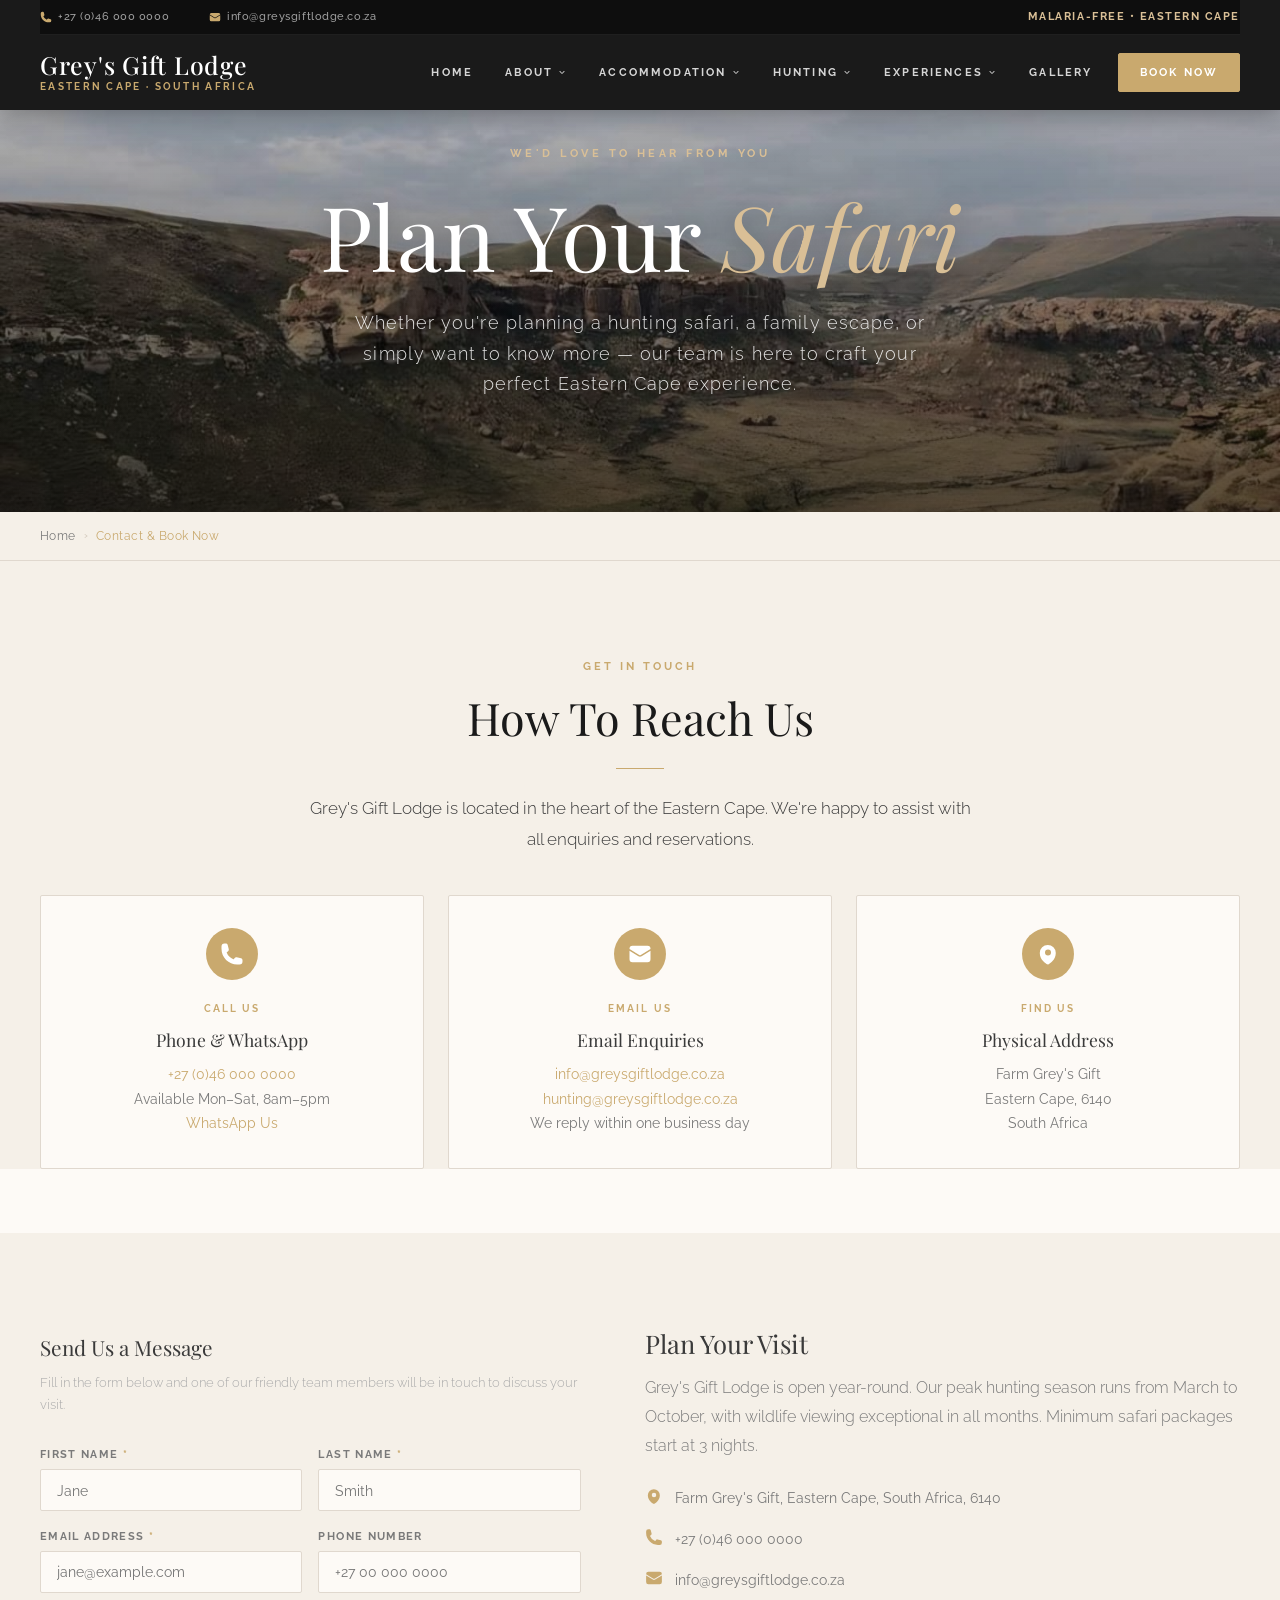
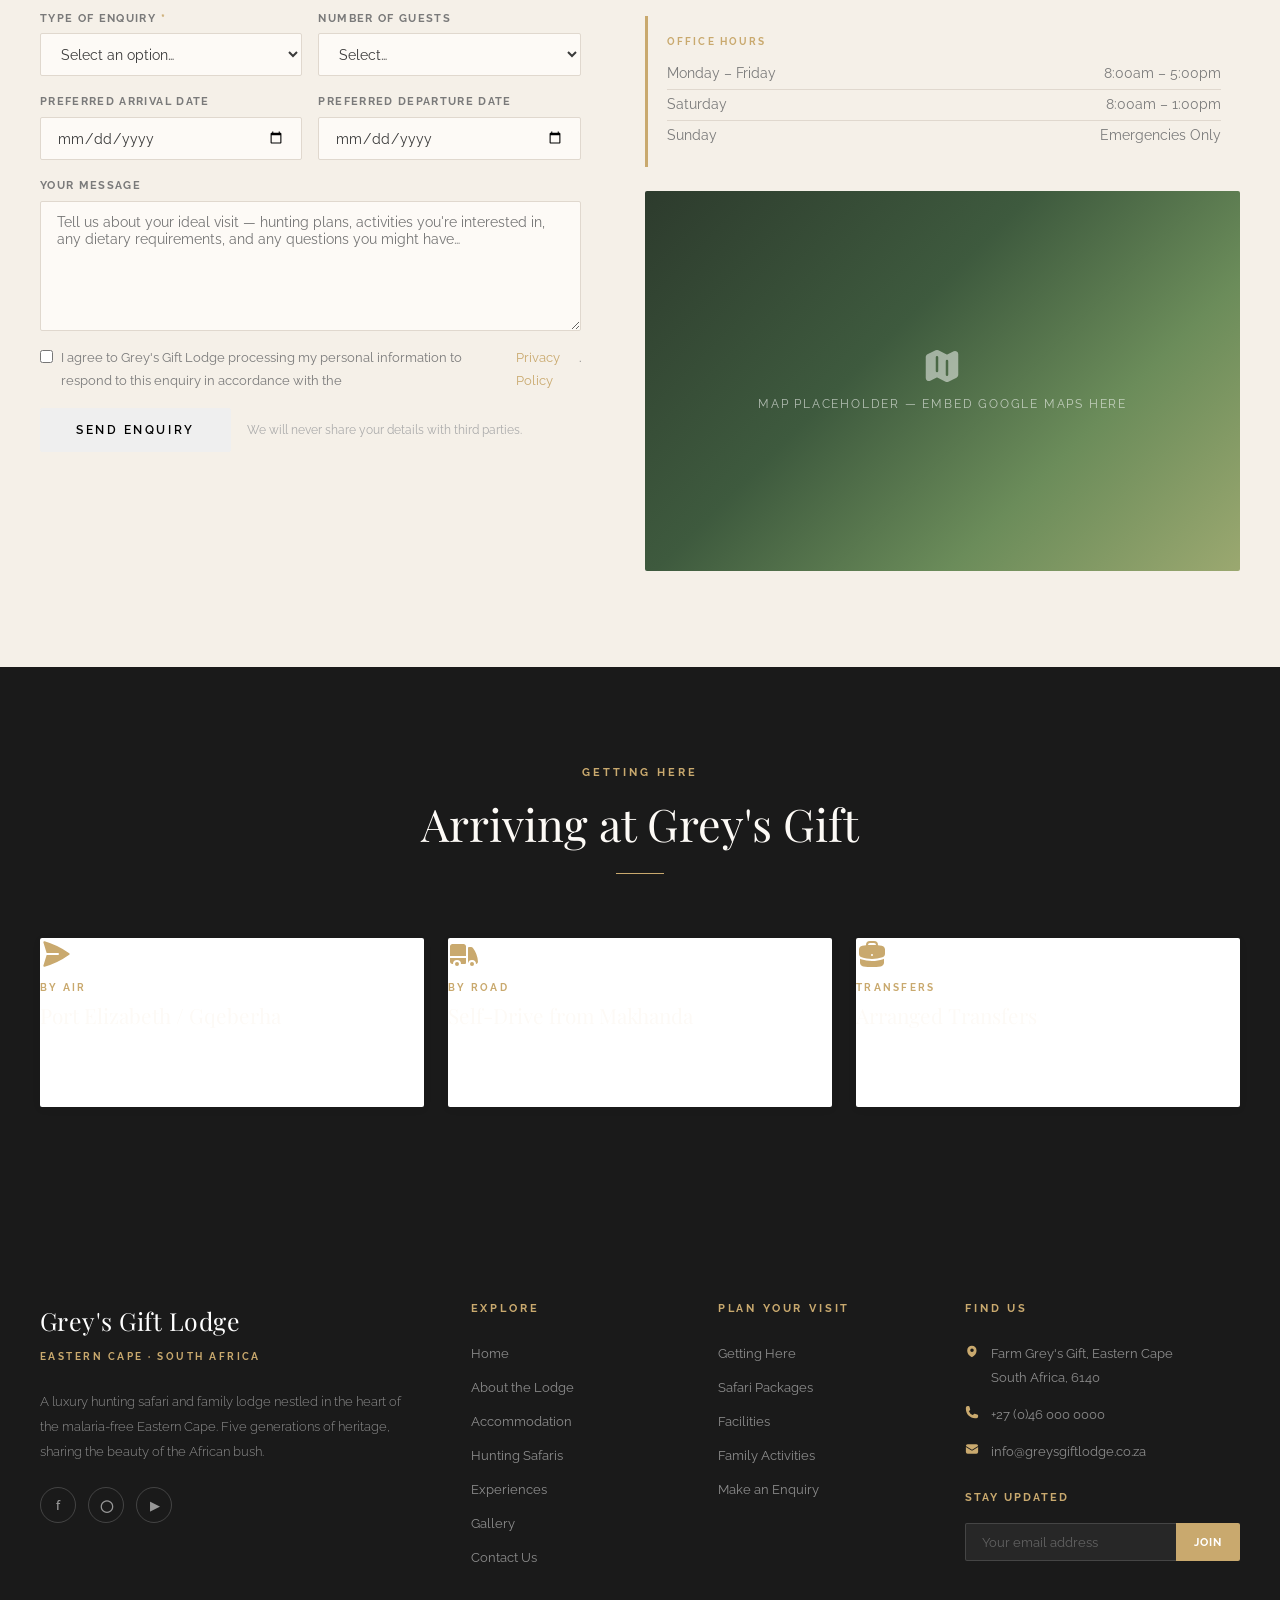
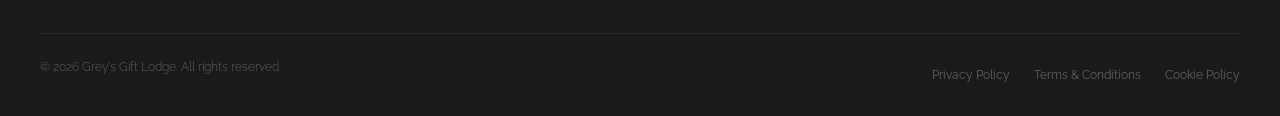
<file: contact.html>
<!DOCTYPE html>
<html lang="en">
<head>
  <meta charset="UTF-8" />
  <meta name="viewport" content="width=device-width, initial-scale=1.0" />
  <title>Contact &amp; Book Now — Grey's Gift Lodge | Eastern Cape, South Africa</title>
  <meta name="description" content="Contact Grey's Gift Lodge to plan your Eastern Cape hunting safari or family getaway. We'd love to welcome you to our malaria-free 10,000-hectare wilderness estate." />
  <link rel="stylesheet" href="css/style.css" />
  <link rel="stylesheet" href="css/navigation.css" />
  <style>
    .info-cards-grid {
      display: grid;
      grid-template-columns: repeat(3, 1fr);
      gap: var(--space-md);
      margin-bottom: var(--space-xl);
    }
    @media (max-width: 900px) {
      .info-cards-grid { grid-template-columns: repeat(2, 1fr); }
    }
    @media (max-width: 600px) {
      .info-cards-grid { grid-template-columns: 1fr; }
    }

    .info-card-contact {
      background: var(--color-warm-white);
      border: 1px solid var(--color-border);
      padding: 2rem;
      border-radius: var(--radius);
      text-align: center;
    }

    .info-card-contact__icon {
      width: 52px;
      height: 52px;
      background: var(--color-gold);
      border-radius: 50%;
      display: flex;
      align-items: center;
      justify-content: center;
      margin: 0 auto 1.2rem;
    }

    .info-card-contact__icon svg {
      width: 24px;
      height: 24px;
      color: #fff;
    }

    .info-card-contact__label {
      font-family: var(--font-body);
      font-size: 0.65rem;
      font-weight: 700;
      letter-spacing: 0.2em;
      text-transform: uppercase;
      color: var(--color-gold);
      display: block;
      margin-bottom: 0.5rem;
    }

    .info-card-contact__title {
      font-family: var(--font-heading);
      font-size: 1.1rem;
      color: var(--color-text-heading);
      margin-bottom: 0.4rem;
    }

    .info-card-contact__detail {
      font-size: 0.9rem;
      color: var(--color-text-light);
      line-height: 1.7;
    }

    .info-card-contact__detail a {
      color: var(--color-gold);
      text-decoration: none;
    }

    .info-card-contact__detail a:hover {
      text-decoration: underline;
    }

    .contact-layout {
      display: grid;
      grid-template-columns: 1fr 1.1fr;
      gap: var(--space-xl);
      align-items: start;
    }

    @media (max-width: 900px) {
      .contact-layout { grid-template-columns: 1fr; }
    }

    .contact-aside {
      position: sticky;
      top: 120px;
    }

    .contact-aside__heading {
      font-family: var(--font-heading);
      font-size: 1.6rem;
      color: var(--color-text-heading);
      margin-bottom: 1rem;
    }

    .contact-aside__text {
      color: var(--color-text-light);
      line-height: 1.8;
      margin-bottom: 1.5rem;
    }

    .contact-aside__detail {
      display: flex;
      align-items: flex-start;
      gap: 0.75rem;
      margin-bottom: 1rem;
      font-size: 0.9rem;
      color: var(--color-text-light);
    }

    .contact-aside__detail svg {
      width: 18px;
      height: 18px;
      color: var(--color-gold);
      flex-shrink: 0;
      margin-top: 2px;
    }

    .contact-aside__detail a {
      color: var(--color-text-light);
      text-decoration: none;
    }

    .contact-aside__detail a:hover {
      color: var(--color-gold);
    }

    .contact-aside__hours {
      background: var(--color-cream);
      border-left: 3px solid var(--color-gold);
      padding: 1rem 1.2rem;
      margin-top: 1.5rem;
      border-radius: 0 var(--radius) var(--radius) 0;
    }

    .contact-aside__hours-title {
      font-family: var(--font-body);
      font-size: 0.65rem;
      font-weight: 700;
      letter-spacing: 0.2em;
      text-transform: uppercase;
      color: var(--color-gold);
      margin-bottom: 0.5rem;
    }

    .contact-aside__hours-row {
      display: flex;
      justify-content: space-between;
      font-size: 0.85rem;
      color: var(--color-text-light);
      padding: 0.2rem 0;
      border-bottom: 1px solid var(--color-border);
    }

    .contact-aside__hours-row:last-child {
      border-bottom: none;
    }

    .form-section-title {
      font-family: var(--font-heading);
      font-size: 1.3rem;
      color: var(--color-text-heading);
      margin-bottom: 0.4rem;
    }

    .form-note {
      font-size: 0.8rem;
      color: var(--color-text-muted);
      margin-bottom: 1.8rem;
    }

    .form-group {
      display: flex;
      flex-direction: column;
      gap: 0.3rem;
    }

    .form-label {
      font-size: 0.7rem;
      font-weight: 700;
      letter-spacing: 0.12em;
      text-transform: uppercase;
      color: var(--color-text-light);
    }

    .form-control {
      border: 1px solid var(--color-border);
      border-radius: var(--radius);
      padding: 0.7rem 1rem;
      font-family: var(--font-body);
      font-size: 0.9rem;
      color: var(--color-text);
      background: var(--color-warm-white);
      width: 100%;
      transition: border-color 0.2s, box-shadow 0.2s;
    }

    .form-control:focus {
      outline: none;
      border-color: var(--color-gold);
      box-shadow: 0 0 0 3px rgba(201,169,110,0.15);
    }

    textarea.form-control {
      resize: vertical;
      min-height: 130px;
    }

    .form-row {
      display: grid;
      grid-template-columns: 1fr 1fr;
      gap: 1rem;
    }

    @media (max-width: 600px) {
      .form-row { grid-template-columns: 1fr; }
    }

    .form-submit-row {
      display: flex;
      align-items: center;
      gap: 1rem;
      flex-wrap: wrap;
    }

    .form-privacy {
      font-size: 0.75rem;
      color: var(--color-text-muted);
    }

    .form-success {
      display: none;
      padding: 1rem 1.2rem;
      background: rgba(107,140,90,0.12);
      border-left: 3px solid #6B8C5A;
      border-radius: 0 var(--radius) var(--radius) 0;
      color: #3A5A3A;
      font-size: 0.9rem;
      margin-top: 1rem;
    }

    .map-placeholder {
      width: 100%;
      height: 380px;
      background: linear-gradient(135deg, #2D3B2D 0%, #3E5A3E 40%, #6B8C5A 70%, #9BA870 100%);
      border-radius: var(--radius);
      display: flex;
      flex-direction: column;
      align-items: center;
      justify-content: center;
      color: rgba(255,255,255,0.6);
      font-family: var(--font-body);
      font-size: 0.75rem;
      letter-spacing: 0.15em;
      text-transform: uppercase;
      gap: 0.5rem;
      margin-top: var(--space-md);
    }
  </style>
</head>
<body>

  <header class="site-header site-header--solid" id="site-header">
    <div class="container">
      <div class="topbar">
        <div class="topbar__inner">
          <div class="topbar__left">
            <a href="tel:+27460000000" class="topbar__item">
              <svg xmlns="http://www.w3.org/2000/svg" viewBox="0 0 24 24" fill="currentColor"><path fill-rule="evenodd" d="M1.5 4.5a3 3 0 013-3h1.372c.86 0 1.61.586 1.819 1.42l1.105 4.423a1.875 1.875 0 01-.694 1.955l-1.293.97c-.135.101-.164.249-.126.352a11.285 11.285 0 006.697 6.697c.103.038.25.009.352-.126l.97-1.293a1.875 1.875 0 011.955-.694l4.423 1.105c.834.209 1.42.959 1.42 1.82V19.5a3 3 0 01-3 3h-2.25C8.552 22.5 1.5 15.448 1.5 6.75V4.5z" clip-rule="evenodd"/></svg>
              +27 (0)46 000 0000
            </a>
            <a href="mailto:info@greysgiftlodge.co.za" class="topbar__item">
              <svg xmlns="http://www.w3.org/2000/svg" viewBox="0 0 24 24" fill="currentColor"><path d="M1.5 8.67v8.58a3 3 0 003 3h15a3 3 0 003-3V8.67l-8.928 5.493a3 3 0 01-3.144 0L1.5 8.67z"/><path d="M22.5 6.908V6.75a3 3 0 00-3-3h-15a3 3 0 00-3 3v.158l9.714 5.978a1.5 1.5 0 001.572 0L22.5 6.908z"/></svg>
              info@greysgiftlodge.co.za
            </a>
          </div>
          <div class="topbar__right">Malaria-Free &bull; Eastern Cape</div>
        </div>
      </div>
      <div class="header-main">
        <a href="index.html" class="site-logo">
          <span class="site-logo__name">Grey's Gift Lodge</span>
          <span class="site-logo__tag">Eastern Cape · South Africa</span>
        </a>
        <nav class="primary-nav" aria-label="Main navigation">
          <div class="nav-item"><a href="index.html" class="nav-link">Home</a></div>
          <div class="nav-item nav-item--drop">
            <a href="about.html" class="nav-link">About <svg class="nav-arrow" xmlns="http://www.w3.org/2000/svg" viewBox="0 0 20 20" fill="currentColor"><path fill-rule="evenodd" d="M5.22 8.22a.75.75 0 011.06 0L10 11.94l3.72-3.72a.75.75 0 111.06 1.06l-4.25 4.25a.75.75 0 01-1.06 0L5.22 9.28a.75.75 0 010-1.06z" clip-rule="evenodd"/></svg></a>
            <div class="nav-drop"><a href="about.html#the-lodge">The Lodge</a><a href="about.html#our-story">Our Story</a><a href="about.html#location">Location</a></div>
          </div>
          <div class="nav-item nav-item--drop">
            <a href="accommodation.html" class="nav-link">Accommodation <svg class="nav-arrow" xmlns="http://www.w3.org/2000/svg" viewBox="0 0 20 20" fill="currentColor"><path fill-rule="evenodd" d="M5.22 8.22a.75.75 0 011.06 0L10 11.94l3.72-3.72a.75.75 0 111.06 1.06l-4.25 4.25a.75.75 0 01-1.06 0L5.22 9.28a.75.75 0 010-1.06z" clip-rule="evenodd"/></svg></a>
            <div class="nav-drop"><a href="accommodation.html#rooms">Lodge Rooms</a><a href="accommodation.html#facilities">Facilities</a></div>
          </div>
          <div class="nav-item nav-item--drop">
            <a href="hunting.html" class="nav-link">Hunting <svg class="nav-arrow" xmlns="http://www.w3.org/2000/svg" viewBox="0 0 20 20" fill="currentColor"><path fill-rule="evenodd" d="M5.22 8.22a.75.75 0 011.06 0L10 11.94l3.72-3.72a.75.75 0 111.06 1.06l-4.25 4.25a.75.75 0 01-1.06 0L5.22 9.28a.75.75 0 010-1.06z" clip-rule="evenodd"/></svg></a>
            <div class="nav-drop"><a href="hunting.html#packages">Safari Packages</a><a href="hunting.html#species">Game Species</a></div>
          </div>
          <div class="nav-item nav-item--drop">
            <a href="experiences.html" class="nav-link">Experiences <svg class="nav-arrow" xmlns="http://www.w3.org/2000/svg" viewBox="0 0 20 20" fill="currentColor"><path fill-rule="evenodd" d="M5.22 8.22a.75.75 0 011.06 0L10 11.94l3.72-3.72a.75.75 0 111.06 1.06l-4.25 4.25a.75.75 0 01-1.06 0L5.22 9.28a.75.75 0 010-1.06z" clip-rule="evenodd"/></svg></a>
            <div class="nav-drop"><a href="experiences.html#wildlife">Nature &amp; Wildlife</a><a href="experiences.html#family">Family Activities</a><a href="experiences.html#photography">Photography</a></div>
          </div>
          <div class="nav-item"><a href="gallery.html" class="nav-link">Gallery</a></div>
          <div class="nav-item"><a href="contact.html" class="nav-link nav-link--book is-active">Book Now</a></div>
        </nav>
        <button class="menu-toggle" id="menu-toggle" aria-label="Open menu" aria-expanded="false" aria-controls="mobile-nav">
          <span class="menu-toggle__bar"></span><span class="menu-toggle__bar"></span><span class="menu-toggle__bar"></span>
        </button>
      </div>
    </div>
  </header>

  <div class="mobile-nav-backdrop" id="nav-backdrop" aria-hidden="true"></div>
  <nav class="mobile-nav" id="mobile-nav" aria-label="Mobile navigation">
    <button class="mobile-nav__close" id="mobile-nav-close" aria-label="Close menu">
      <svg xmlns="http://www.w3.org/2000/svg" viewBox="0 0 24 24" fill="currentColor" width="24" height="24">
        <path d="M6.225 4.811a1 1 0 00-1.414 1.414L10.586 12 4.81 17.775a1 1 0 101.414 1.414L12 13.414l5.775 5.775a1 1 0 001.414-1.414L13.414 12l5.775-5.775a1 1 0 00-1.414-1.414L12 10.586 6.225 4.81z"/>
      </svg>
    </button>
    <div class="mobile-nav__item"><div class="mobile-nav__row"><a href="index.html" class="mobile-nav__link">Home</a></div></div>
    <div class="mobile-nav__item">
      <div class="mobile-nav__row"><a href="about.html" class="mobile-nav__link">About</a><button class="mobile-nav__expand" aria-label="Expand">+</button></div>
      <div class="mobile-nav__sub"><a href="about.html#the-lodge" class="mobile-nav__sub-link">The Lodge</a></div>
    </div>
    <div class="mobile-nav__item">
      <div class="mobile-nav__row"><a href="accommodation.html" class="mobile-nav__link">Accommodation</a><button class="mobile-nav__expand" aria-label="Expand">+</button></div>
      <div class="mobile-nav__sub"><a href="accommodation.html#rooms" class="mobile-nav__sub-link">Lodge Rooms</a></div>
    </div>
    <div class="mobile-nav__item">
      <div class="mobile-nav__row"><a href="hunting.html" class="mobile-nav__link">Hunting</a><button class="mobile-nav__expand" aria-label="Expand">+</button></div>
      <div class="mobile-nav__sub"><a href="hunting.html#packages" class="mobile-nav__sub-link">Safari Packages</a></div>
    </div>
    <div class="mobile-nav__item">
      <div class="mobile-nav__row"><a href="experiences.html" class="mobile-nav__link">Experiences</a><button class="mobile-nav__expand" aria-label="Expand">+</button></div>
      <div class="mobile-nav__sub"><a href="experiences.html#wildlife" class="mobile-nav__sub-link">Nature &amp; Wildlife</a></div>
    </div>
    <div class="mobile-nav__item"><div class="mobile-nav__row"><a href="gallery.html" class="mobile-nav__link">Gallery</a></div></div>
    <a href="contact.html" class="mobile-nav__book">Book Your Safari</a>
  </nav>

  <!-- ═══ HERO ═══ -->
  <div class="page-hero">
    <section class="hero hero-contact hero--short" aria-label="Contact and bookings">
      <div class="hero__bg"></div>
      <div class="hero__overlay"></div>
      <div class="hero__content">
        <span class="hero__label">We'd Love to Hear From You</span>
        <h1 class="hero__title">Plan Your <em>Safari</em></h1>
        <p class="hero__subtitle">Whether you're planning a hunting safari, a family escape, or simply want to know more — our team is here to craft your perfect Eastern Cape experience.</p>
      </div>
    </section>
  </div>

  <div class="breadcrumb">
    <div class="container">
      <ol class="breadcrumb__list">
        <li class="breadcrumb__item"><a href="index.html">Home</a></li>
        <li class="breadcrumb__sep">›</li>
        <li class="breadcrumb__item breadcrumb__item--current">Contact &amp; Book Now</li>
      </ol>
    </div>
  </div>

  <!-- ═══ QUICK CONTACT CARDS ═══ -->
  <section class="section section--cream" style="padding-bottom: 0;">
    <div class="container">
      <div style="text-align:center;margin-bottom:var(--space-lg);">
        <span class="section__label">Get In Touch</span>
        <h2 class="section__title section__title--center">How To Reach Us</h2>
        <div class="section__divider section__divider--center"></div>
        <p class="section__intro section__intro--center">Grey's Gift Lodge is located in the heart of the Eastern Cape. We're happy to assist with all enquiries and reservations.</p>
      </div>
      <div class="info-cards-grid">
        <div class="info-card-contact">
          <div class="info-card-contact__icon">
            <svg xmlns="http://www.w3.org/2000/svg" viewBox="0 0 24 24" fill="currentColor"><path fill-rule="evenodd" d="M1.5 4.5a3 3 0 013-3h1.372c.86 0 1.61.586 1.819 1.42l1.105 4.423a1.875 1.875 0 01-.694 1.955l-1.293.97c-.135.101-.164.249-.126.352a11.285 11.285 0 006.697 6.697c.103.038.25.009.352-.126l.97-1.293a1.875 1.875 0 011.955-.694l4.423 1.105c.834.209 1.42.959 1.42 1.82V19.5a3 3 0 01-3 3h-2.25C8.552 22.5 1.5 15.448 1.5 6.75V4.5z" clip-rule="evenodd"/></svg>
          </div>
          <span class="info-card-contact__label">Call Us</span>
          <div class="info-card-contact__title">Phone &amp; WhatsApp</div>
          <div class="info-card-contact__detail">
            <a href="tel:+27460000000">+27 (0)46 000 0000</a><br>
            Available Mon–Sat, 8am–5pm<br>
            <a href="https://wa.me/27460000000" target="_blank" rel="noopener noreferrer">WhatsApp Us</a>
          </div>
        </div>
        <div class="info-card-contact">
          <div class="info-card-contact__icon">
            <svg xmlns="http://www.w3.org/2000/svg" viewBox="0 0 24 24" fill="currentColor"><path d="M1.5 8.67v8.58a3 3 0 003 3h15a3 3 0 003-3V8.67l-8.928 5.493a3 3 0 01-3.144 0L1.5 8.67z"/><path d="M22.5 6.908V6.75a3 3 0 00-3-3h-15a3 3 0 00-3 3v.158l9.714 5.978a1.5 1.5 0 001.572 0L22.5 6.908z"/></svg>
          </div>
          <span class="info-card-contact__label">Email Us</span>
          <div class="info-card-contact__title">Email Enquiries</div>
          <div class="info-card-contact__detail">
            <a href="mailto:info@greysgiftlodge.co.za">info@greysgiftlodge.co.za</a><br>
            <a href="mailto:hunting@greysgiftlodge.co.za">hunting@greysgiftlodge.co.za</a><br>
            We reply within one business day
          </div>
        </div>
        <div class="info-card-contact">
          <div class="info-card-contact__icon">
            <svg xmlns="http://www.w3.org/2000/svg" viewBox="0 0 24 24" fill="currentColor"><path fill-rule="evenodd" d="M11.54 22.351l.07.04.028.016a.76.76 0 00.723 0l.028-.015.071-.041a16.975 16.975 0 001.144-.742 19.58 19.58 0 002.683-2.282c1.944-2.013 3.5-4.661 3.5-8.327a8 8 0 10-16 0c0 3.666 1.556 6.314 3.5 8.327a19.58 19.58 0 002.683 2.282 16.975 16.975 0 001.144.742zM12 13.5a3 3 0 100-6 3 3 0 000 6z" clip-rule="evenodd"/></svg>
          </div>
          <span class="info-card-contact__label">Find Us</span>
          <div class="info-card-contact__title">Physical Address</div>
          <div class="info-card-contact__detail">
            Farm Grey's Gift<br>
            Eastern Cape, 6140<br>
            South Africa
          </div>
        </div>
      </div>
    </div>
  </section>

  <!-- ═══ CONTACT FORM + ASIDE ═══ -->
  <section class="section section--cream" id="contact-form-section">
    <div class="container">
      <div class="contact-layout">
        <!-- Form -->
        <div>
          <p class="form-section-title">Send Us a Message</p>
          <p class="form-note">Fill in the form below and one of our friendly team members will be in touch to discuss your visit.</p>

          <form id="contact-form" novalidate>
            <div style="display:flex;flex-direction:column;gap:1rem;">
              <div class="form-row">
                <div class="form-group">
                  <label class="form-label" for="f-name">First Name <span aria-hidden="true" style="color:var(--color-gold);">*</span></label>
                  <input class="form-control" type="text" id="f-name" name="first_name" placeholder="Jane" autocomplete="given-name" required />
                </div>
                <div class="form-group">
                  <label class="form-label" for="f-surname">Last Name <span aria-hidden="true" style="color:var(--color-gold);">*</span></label>
                  <input class="form-control" type="text" id="f-surname" name="last_name" placeholder="Smith" autocomplete="family-name" required />
                </div>
              </div>
              <div class="form-row">
                <div class="form-group">
                  <label class="form-label" for="f-email">Email Address <span aria-hidden="true" style="color:var(--color-gold);">*</span></label>
                  <input class="form-control" type="email" id="f-email" name="email" placeholder="jane@example.com" autocomplete="email" required />
                </div>
                <div class="form-group">
                  <label class="form-label" for="f-phone">Phone Number</label>
                  <input class="form-control" type="tel" id="f-phone" name="phone" placeholder="+27 00 000 0000" autocomplete="tel" />
                </div>
              </div>
              <div class="form-row">
                <div class="form-group">
                  <label class="form-label" for="f-type">Type of Enquiry <span aria-hidden="true" style="color:var(--color-gold);">*</span></label>
                  <select class="form-control" id="f-type" name="enquiry_type" required>
                    <option value="" disabled selected>Select an option…</option>
                    <option value="hunting">Hunting Safari</option>
                    <option value="accommodation">Accommodation Only</option>
                    <option value="experiences">Experiences &amp; Activities</option>
                    <option value="family">Family Getaway</option>
                    <option value="photography">Photography Safari</option>
                    <option value="general">General Enquiry</option>
                  </select>
                </div>
                <div class="form-group">
                  <label class="form-label" for="f-guests">Number of Guests</label>
                  <select class="form-control" id="f-guests" name="guests">
                    <option value="" disabled selected>Select…</option>
                    <option value="1">1 Guest</option>
                    <option value="2">2 Guests</option>
                    <option value="3-4">3–4 Guests</option>
                    <option value="5-6">5–6 Guests</option>
                    <option value="7+">7 or more</option>
                  </select>
                </div>
              </div>
              <div class="form-row">
                <div class="form-group">
                  <label class="form-label" for="f-arrival">Preferred Arrival Date</label>
                  <input class="form-control" type="date" id="f-arrival" name="arrival_date" />
                </div>
                <div class="form-group">
                  <label class="form-label" for="f-departure">Preferred Departure Date</label>
                  <input class="form-control" type="date" id="f-departure" name="departure_date" />
                </div>
              </div>
              <div class="form-group">
                <label class="form-label" for="f-message">Your Message</label>
                <textarea class="form-control" id="f-message" name="message" placeholder="Tell us about your ideal visit — hunting plans, activities you're interested in, any dietary requirements, and any questions you might have…"></textarea>
              </div>
              <div class="form-group">
                <label style="display:flex;align-items:flex-start;gap:0.5rem;cursor:pointer;font-size:0.82rem;color:var(--color-text-light);">
                  <input type="checkbox" id="f-consent" name="consent" style="margin-top:3px;accent-color:var(--color-gold);" required />
                  I agree to Grey's Gift Lodge processing my personal information to respond to this enquiry in accordance with the <a href="#" style="color:var(--color-gold);">Privacy Policy</a>.
                </label>
              </div>
              <div class="form-submit-row">
                <button type="submit" class="btn btn--gold">Send Enquiry</button>
                <span class="form-privacy">We will never share your details with third parties.</span>
              </div>
              <div class="form-success" id="form-success-msg" role="alert">
                <strong>Thank you!</strong> Your enquiry has been received. We'll be in touch within one business day.
              </div>
            </div>
          </form>
        </div>

        <!-- Aside -->
        <aside class="contact-aside">
          <h2 class="contact-aside__heading">Plan Your Visit</h2>
          <p class="contact-aside__text">Grey's Gift Lodge is open year-round. Our peak hunting season runs from March to October, with wildlife viewing exceptional in all months. Minimum safari packages start at 3 nights.</p>

          <div class="contact-aside__detail">
            <svg xmlns="http://www.w3.org/2000/svg" viewBox="0 0 24 24" fill="currentColor"><path fill-rule="evenodd" d="M11.54 22.351l.07.04.028.016a.76.76 0 00.723 0l.028-.015.071-.041a16.975 16.975 0 001.144-.742 19.58 19.58 0 002.683-2.282c1.944-2.013 3.5-4.661 3.5-8.327a8 8 0 10-16 0c0 3.666 1.556 6.314 3.5 8.327a19.58 19.58 0 002.683 2.282 16.975 16.975 0 001.144.742zM12 13.5a3 3 0 100-6 3 3 0 000 6z" clip-rule="evenodd"/></svg>
            <span>Farm Grey's Gift, Eastern Cape, South Africa, 6140</span>
          </div>
          <div class="contact-aside__detail">
            <svg xmlns="http://www.w3.org/2000/svg" viewBox="0 0 24 24" fill="currentColor"><path fill-rule="evenodd" d="M1.5 4.5a3 3 0 013-3h1.372c.86 0 1.61.586 1.819 1.42l1.105 4.423a1.875 1.875 0 01-.694 1.955l-1.293.97c-.135.101-.164.249-.126.352a11.285 11.285 0 006.697 6.697c.103.038.25.009.352-.126l.97-1.293a1.875 1.875 0 011.955-.694l4.423 1.105c.834.209 1.42.959 1.42 1.82V19.5a3 3 0 01-3 3h-2.25C8.552 22.5 1.5 15.448 1.5 6.75V4.5z" clip-rule="evenodd"/></svg>
            <a href="tel:+27460000000">+27 (0)46 000 0000</a>
          </div>
          <div class="contact-aside__detail">
            <svg xmlns="http://www.w3.org/2000/svg" viewBox="0 0 24 24" fill="currentColor"><path d="M1.5 8.67v8.58a3 3 0 003 3h15a3 3 0 003-3V8.67l-8.928 5.493a3 3 0 01-3.144 0L1.5 8.67z"/><path d="M22.5 6.908V6.75a3 3 0 00-3-3h-15a3 3 0 00-3 3v.158l9.714 5.978a1.5 1.5 0 001.572 0L22.5 6.908z"/></svg>
            <a href="mailto:info@greysgiftlodge.co.za">info@greysgiftlodge.co.za</a>
          </div>

          <div class="contact-aside__hours">
            <div class="contact-aside__hours-title">Office Hours</div>
            <div class="contact-aside__hours-row"><span>Monday – Friday</span><span>8:00am – 5:00pm</span></div>
            <div class="contact-aside__hours-row"><span>Saturday</span><span>8:00am – 1:00pm</span></div>
            <div class="contact-aside__hours-row"><span>Sunday</span><span>Emergencies Only</span></div>
          </div>

          <!-- Map Placeholder -->
          <div class="map-placeholder">
            <svg xmlns="http://www.w3.org/2000/svg" viewBox="0 0 24 24" fill="currentColor" width="40" height="40" style="color:rgba(255,255,255,0.5);"><path fill-rule="evenodd" d="M8.161 2.58a1.875 1.875 0 011.678 0l4.993 2.498c.106.052.23.052.336 0l3.869-1.935A1.875 1.875 0 0121.75 4.82v12.485c0 .71-.401 1.36-1.037 1.677l-4.875 2.437a1.875 1.875 0 01-1.676 0l-4.994-2.497a.375.375 0 00-.336 0l-3.868 1.935A1.875 1.875 0 012.25 19.18V6.695c0-.71.401-1.36 1.036-1.677l4.875-2.437zM9 6a.75.75 0 01.75.75V15a.75.75 0 01-1.5 0V6.75A.75.75 0 019 6zm6.75 3a.75.75 0 00-1.5 0v8.25a.75.75 0 001.5 0V9z" clip-rule="evenodd" /></svg>
            Map placeholder — embed Google Maps here
          </div>
        </aside>
      </div>
    </div>
  </section>

  <!-- ═══ GETTING HERE ═══ -->
  <section class="section section--dark" id="getting-here">
    <div class="container">
      <div style="text-align:center;margin-bottom:var(--space-xl);">
        <span class="section__label section__label--gold">Getting Here</span>
        <h2 class="section__title section__title--center" style="color:var(--color-warm-white);">Arriving at Grey's Gift</h2>
        <div class="section__divider section__divider--center"></div>
      </div>
      <div class="cards cards--3">
        <div class="card card--dark">
          <div class="card__icon-wrap" style="color:var(--color-gold);">
            <svg xmlns="http://www.w3.org/2000/svg" viewBox="0 0 24 24" fill="currentColor" width="32" height="32"><path d="M3.478 2.405a.75.75 0 00-.926.94l2.432 7.905H13.5a.75.75 0 010 1.5H4.984l-2.432 7.905a.75.75 0 00.926.94 60.519 60.519 0 0018.445-8.986.75.75 0 000-1.218A60.517 60.517 0 003.478 2.405z"/></svg>
          </div>
          <span class="card__label">By Air</span>
          <h3 class="card__title" style="color:var(--color-warm-white);">Port Elizabeth / Gqeberha</h3>
          <p class="card__text" style="color:rgba(255,255,255,0.7);">Fly into OR Tambo Gqeberha Airport (PLZ). Grey's Gift Lodge is approximately 2 hours by road. Airport transfer can be arranged upon request.</p>
        </div>
        <div class="card card--dark">
          <div class="card__icon-wrap" style="color:var(--color-gold);">
            <svg xmlns="http://www.w3.org/2000/svg" viewBox="0 0 24 24" fill="currentColor" width="32" height="32"><path d="M3.375 4.5C2.339 4.5 1.5 5.34 1.5 6.375V13.5h12V6.375c0-1.036-.84-1.875-1.875-1.875h-8.25zM13.5 15h-12v2.625c0 1.035.84 1.875 1.875 1.875h.375a3 3 0 116 0h3a.75.75 0 00.75-.75V15z"/><path d="M8.25 19.5a1.5 1.5 0 10-3 0 1.5 1.5 0 003 0zM15.75 6.75a.75.75 0 00-.75.75v11.25c0 .087.015.17.042.248a3 3 0 015.958.464c.853-.175 1.522-.935 1.464-1.883a18.659 18.659 0 00-3.732-10.104 1.837 1.837 0 00-1.47-.725H15.75z"/><path d="M19.5 19.5a1.5 1.5 0 10-3 0 1.5 1.5 0 003 0z"/></svg>
          </div>
          <span class="card__label">By Road</span>
          <h3 class="card__title" style="color:var(--color-warm-white);">Self-Drive from Makhanda</h3>
          <p class="card__text" style="color:rgba(255,255,255,0.7);">Approximately 40 minutes from Makhanda (Grahamstown) via the R67. Detailed GPS co-ordinates and route notes will be sent with your booking confirmation.</p>
        </div>
        <div class="card card--dark">
          <div class="card__icon-wrap" style="color:var(--color-gold);">
            <svg xmlns="http://www.w3.org/2000/svg" viewBox="0 0 24 24" fill="currentColor" width="32" height="32"><path fill-rule="evenodd" d="M7.5 5.25a3 3 0 013-3h3a3 3 0 013 3v.205c.933.085 1.857.197 2.774.334 1.454.218 2.476 1.483 2.476 2.917v3.033c0 1.211-.734 2.352-1.936 2.752A24.726 24.726 0 0112 15.75c-2.73 0-5.357-.442-7.814-1.259-1.202-.4-1.936-1.541-1.936-2.752V8.706c0-1.434 1.022-2.7 2.476-2.917A48.814 48.814 0 017.5 5.455V5.25zm7.5 0v.09a49.488 49.488 0 00-6 0v-.09a1.5 1.5 0 011.5-1.5h3a1.5 1.5 0 011.5 1.5zm-3 8.25a.75.75 0 100-1.5.75.75 0 000 1.5z" clip-rule="evenodd"/><path d="M3 18.4v-2.796a4.3 4.3 0 00.713.31A26.226 26.226 0 0012 17.25c2.892 0 5.68-.468 8.287-1.335.252-.084.49-.189.713-.311V18.4c0 1.452-1.047 2.728-2.523 2.923-2.12.282-4.282.427-6.477.427a49.19 49.19 0 01-6.477-.427C4.047 21.128 3 19.852 3 18.4z"/></svg>
          </div>
          <span class="card__label">Transfers</span>
          <h3 class="card__title" style="color:var(--color-warm-white);">Arranged Transfers</h3>
          <p class="card__text" style="color:rgba(255,255,255,0.7);">Lodge-to-airport transfer services available from PLZ, East London or King William's Town. Contact us when booking to arrange door-to-door collection.</p>
        </div>
      </div>
    </div>
  </section>

  <!-- ═══ FOOTER ═══ -->
  <footer class="footer">
    <div class="container">
      <div class="footer__grid">
        <div>
          <span class="footer__logo-name">Grey's Gift Lodge</span>
          <span class="footer__logo-tag">Eastern Cape · South Africa</span>
          <p class="footer__desc">A luxury hunting safari and family lodge nestled in the heart of the malaria-free Eastern Cape. Five generations of heritage, sharing the beauty of the African bush.</p>
          <div class="footer__social">
            <a href="https://www.facebook.com/greysgiftlodge/" class="footer__social-btn" aria-label="Facebook" target="_blank" rel="noopener noreferrer">f</a>
            <a href="https://www.instagram.com/greysgiftlodge/" class="footer__social-btn" aria-label="Instagram" target="_blank" rel="noopener noreferrer">&#9711;</a>
            <a href="https://www.youtube.com/channel/UCYD1MvRiYoMQzRl5iA0lKMA" class="footer__social-btn" aria-label="YouTube" target="_blank" rel="noopener noreferrer">&#9654;</a>
          </div>
        </div>
        <div>
          <span class="footer__col-title">Explore</span>
          <div class="footer__links">
            <a href="index.html">Home</a><a href="about.html">About the Lodge</a>
            <a href="accommodation.html">Accommodation</a><a href="hunting.html">Hunting Safaris</a>
            <a href="experiences.html">Experiences</a><a href="gallery.html">Gallery</a>
            <a href="contact.html">Contact Us</a>
          </div>
        </div>
        <div>
          <span class="footer__col-title">Plan Your Visit</span>
          <div class="footer__links">
            <a href="about.html#location">Getting Here</a>
            <a href="hunting.html#packages">Safari Packages</a>
            <a href="accommodation.html#facilities">Facilities</a>
            <a href="experiences.html#family">Family Activities</a>
            <a href="contact.html">Make an Enquiry</a>
          </div>
        </div>
        <div>
          <span class="footer__col-title">Find Us</span>
          <div class="footer__contact-row">
            <svg xmlns="http://www.w3.org/2000/svg" viewBox="0 0 24 24" fill="currentColor"><path fill-rule="evenodd" d="M11.54 22.351l.07.04.028.016a.76.76 0 00.723 0l.028-.015.071-.041a16.975 16.975 0 001.144-.742 19.58 19.58 0 002.683-2.282c1.944-2.013 3.5-4.661 3.5-8.327a8 8 0 10-16 0c0 3.666 1.556 6.314 3.5 8.327a19.58 19.58 0 002.683 2.282 16.975 16.975 0 001.144.742zM12 13.5a3 3 0 100-6 3 3 0 000 6z" clip-rule="evenodd"/></svg>
            <span>Farm Grey's Gift, Eastern Cape<br>South Africa, 6140</span>
          </div>
          <div class="footer__contact-row">
            <svg xmlns="http://www.w3.org/2000/svg" viewBox="0 0 24 24" fill="currentColor"><path fill-rule="evenodd" d="M1.5 4.5a3 3 0 013-3h1.372c.86 0 1.61.586 1.819 1.42l1.105 4.423a1.875 1.875 0 01-.694 1.955l-1.293.97c-.135.101-.164.249-.126.352a11.285 11.285 0 006.697 6.697c.103.038.25.009.352-.126l.97-1.293a1.875 1.875 0 011.955-.694l4.423 1.105c.834.209 1.42.959 1.42 1.82V19.5a3 3 0 01-3 3h-2.25C8.552 22.5 1.5 15.448 1.5 6.75V4.5z" clip-rule="evenodd"/></svg>
            <a href="tel:+27460000000">+27 (0)46 000 0000</a>
          </div>
          <div class="footer__contact-row">
            <svg xmlns="http://www.w3.org/2000/svg" viewBox="0 0 24 24" fill="currentColor"><path d="M1.5 8.67v8.58a3 3 0 003 3h15a3 3 0 003-3V8.67l-8.928 5.493a3 3 0 01-3.144 0L1.5 8.67z"/><path d="M22.5 6.908V6.75a3 3 0 00-3-3h-15a3 3 0 00-3 3v.158l9.714 5.978a1.5 1.5 0 001.572 0L22.5 6.908z"/></svg>
            <a href="mailto:info@greysgiftlodge.co.za">info@greysgiftlodge.co.za</a>
          </div>
          <span style="font-size:0.68rem;font-weight:700;letter-spacing:0.18em;text-transform:uppercase;color:var(--color-gold);display:block;margin-top:1.5rem;margin-bottom:0.5rem;">Stay Updated</span>
          <form class="footer__newsletter-form">
            <input type="email" class="footer__nl-input" placeholder="Your email address" aria-label="Newsletter email" />
            <button type="submit" class="footer__nl-btn">Join</button>
          </form>
        </div>
      </div>
      <div class="footer__bottom">
        <p class="footer__copy">&copy; 2026 Grey's Gift Lodge. All rights reserved.</p>
        <div class="footer__legal">
          <a href="#">Privacy Policy</a><a href="#">Terms &amp; Conditions</a><a href="#">Cookie Policy</a>
        </div>
      </div>
    </div>
  </footer>

  <script src="js/main.js"></script>
  <script>
    // Enhanced contact form handling
    (function() {
      var form = document.getElementById('contact-form');
      var successMsg = document.getElementById('form-success-msg');
      if (!form) return;

      form.addEventListener('submit', function(e) {
        e.preventDefault();
        // Basic validation
        var required = form.querySelectorAll('[required]');
        var valid = true;
        required.forEach(function(el) {
          if (!el.value.trim()) {
            valid = false;
            el.style.borderColor = '#c0392b';
            el.addEventListener('input', function() { el.style.borderColor = ''; }, { once: true });
          }
        });
        if (!valid) return;

        // Prototype: show success message
        form.querySelector('button[type="submit"]').disabled = true;
        form.querySelector('button[type="submit"]').textContent = 'Sending…';
        setTimeout(function() {
          successMsg.style.display = 'block';
          form.querySelector('button[type="submit"]').style.display = 'none';
        }, 800);
      });
    })();
  </script>
</body>
</html>
</file>
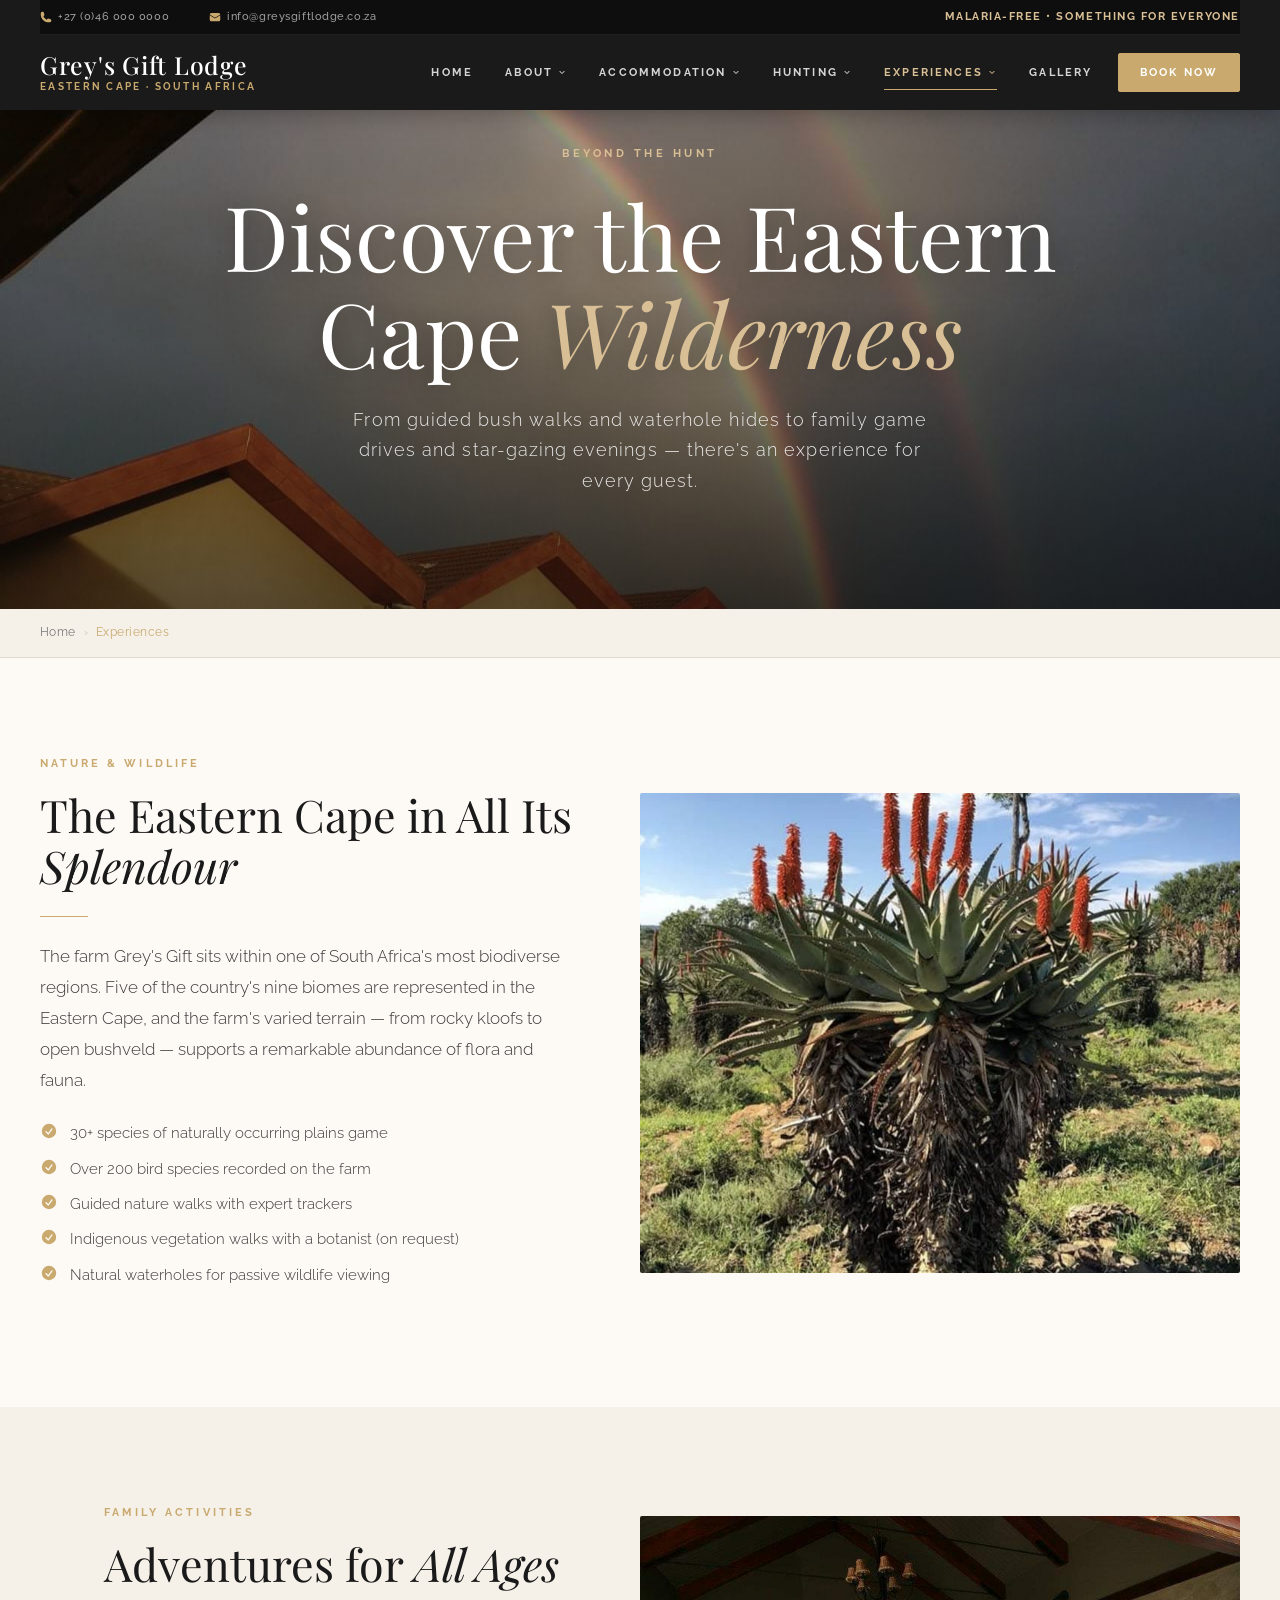
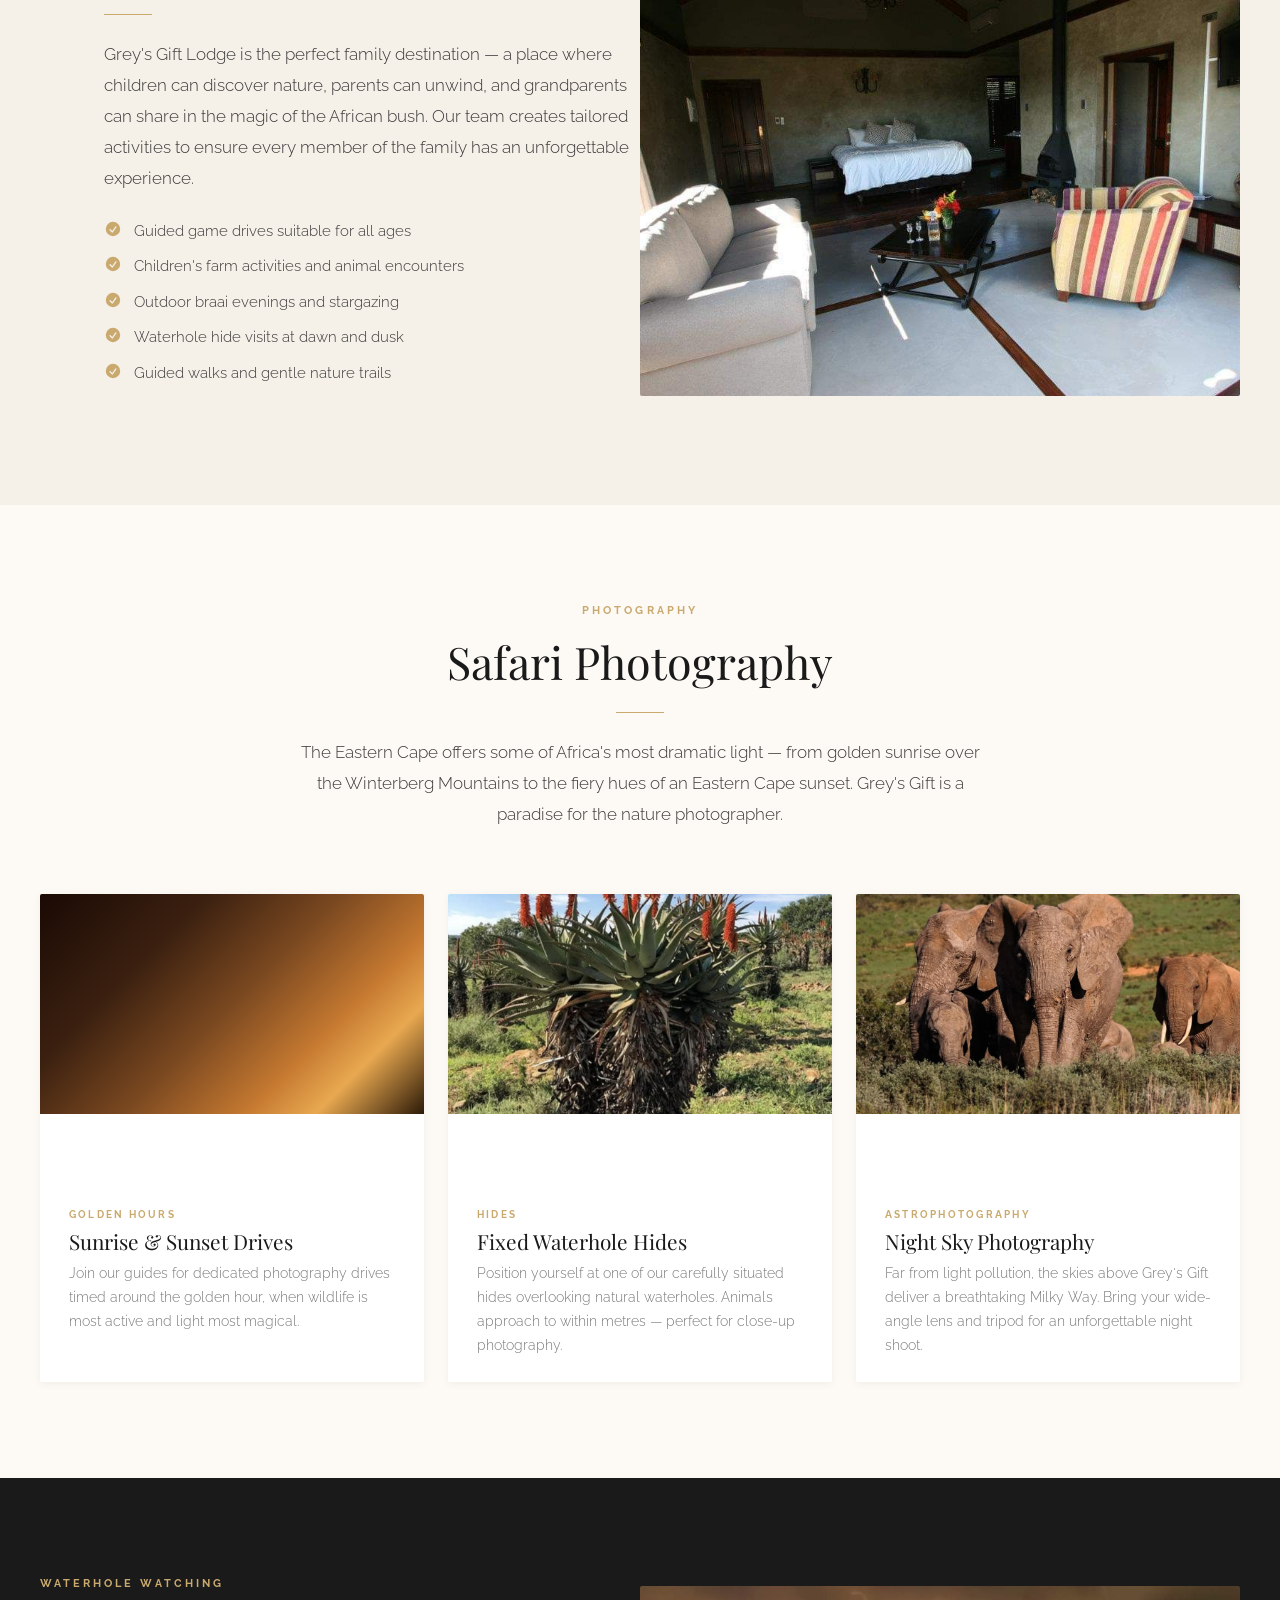
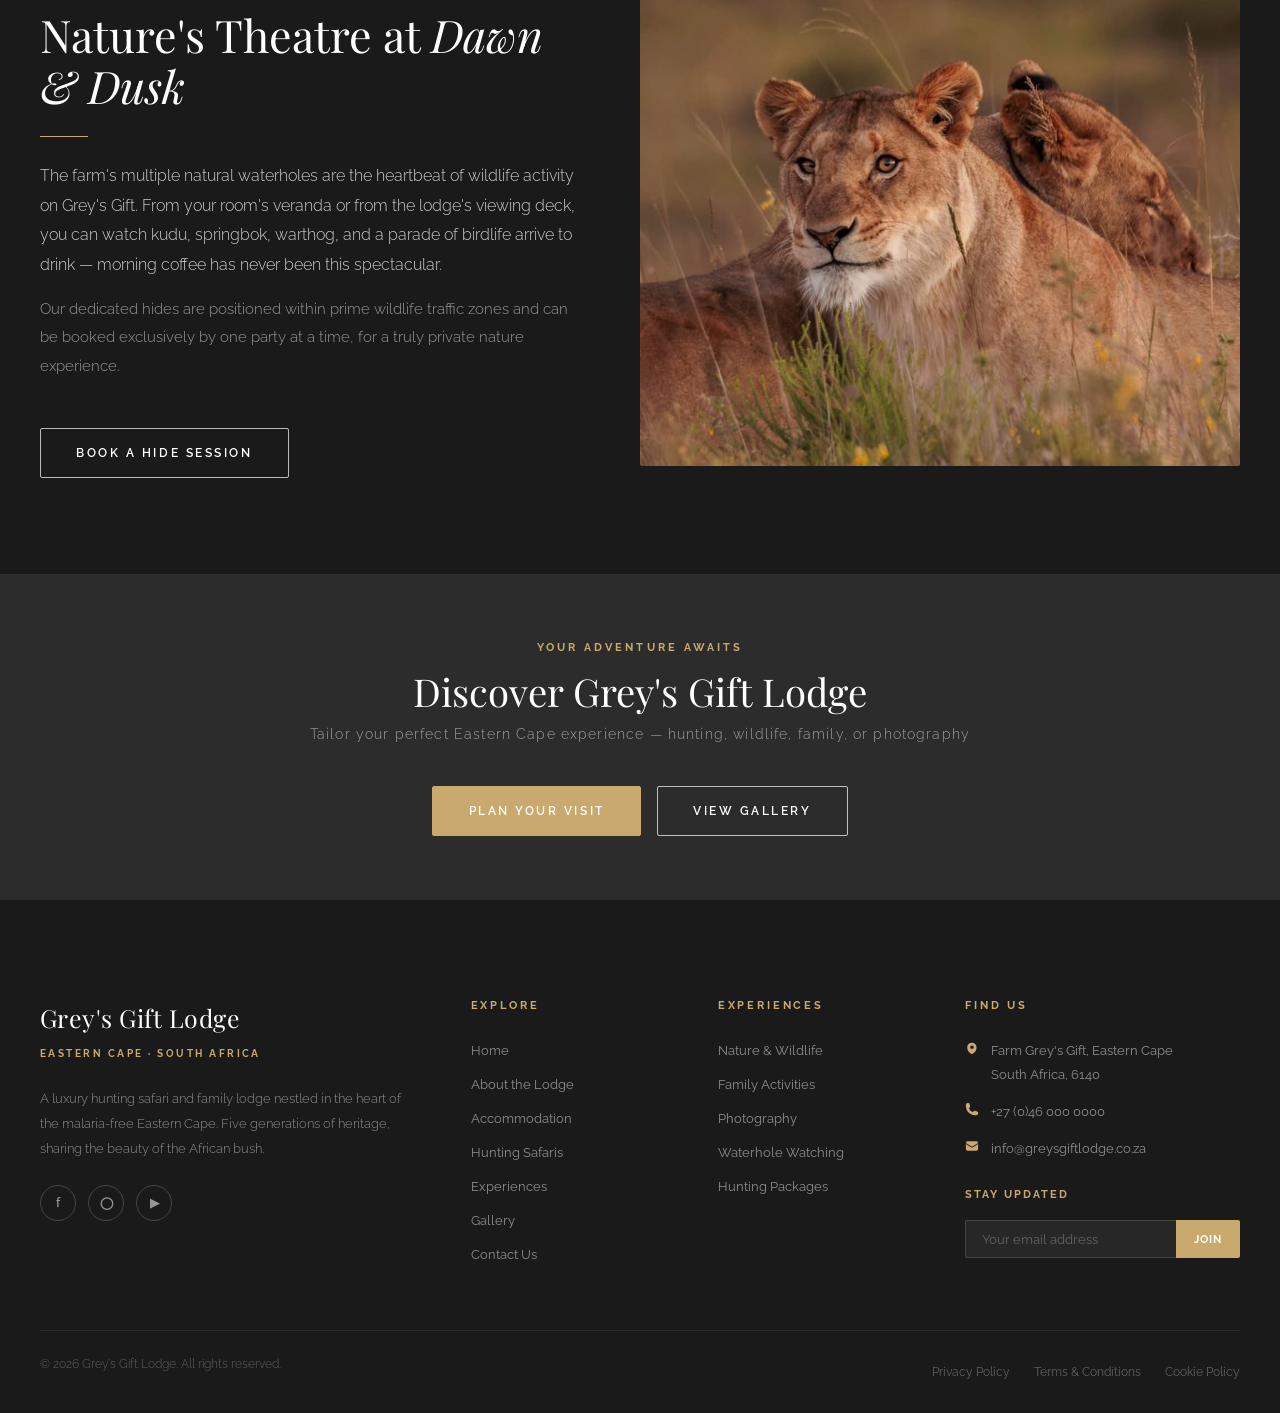
<file: experiences.html>
<!DOCTYPE html>
<html lang="en">
<head>
  <meta charset="UTF-8" />
  <meta name="viewport" content="width=device-width, initial-scale=1.0" />
  <title>Experiences — Grey's Gift Lodge | Eastern Cape, South Africa</title>
  <meta name="description" content="Discover a world of wildlife encounters, family activities, photography safaris, and waterhole watching at Grey's Gift Lodge in the Eastern Cape." />
  <link rel="stylesheet" href="css/style.css" />
  <link rel="stylesheet" href="css/navigation.css" />
</head>
<body>

  <header class="site-header site-header--solid" id="site-header">
    <div class="container">
      <div class="topbar">
        <div class="topbar__inner">
          <div class="topbar__left">
            <a href="tel:+27460000000" class="topbar__item">
              <svg xmlns="http://www.w3.org/2000/svg" viewBox="0 0 24 24" fill="currentColor"><path fill-rule="evenodd" d="M1.5 4.5a3 3 0 013-3h1.372c.86 0 1.61.586 1.819 1.42l1.105 4.423a1.875 1.875 0 01-.694 1.955l-1.293.97c-.135.101-.164.249-.126.352a11.285 11.285 0 006.697 6.697c.103.038.25.009.352-.126l.97-1.293a1.875 1.875 0 011.955-.694l4.423 1.105c.834.209 1.42.959 1.42 1.82V19.5a3 3 0 01-3 3h-2.25C8.552 22.5 1.5 15.448 1.5 6.75V4.5z" clip-rule="evenodd"/></svg>
              +27 (0)46 000 0000
            </a>
            <a href="mailto:info@greysgiftlodge.co.za" class="topbar__item">
              <svg xmlns="http://www.w3.org/2000/svg" viewBox="0 0 24 24" fill="currentColor"><path d="M1.5 8.67v8.58a3 3 0 003 3h15a3 3 0 003-3V8.67l-8.928 5.493a3 3 0 01-3.144 0L1.5 8.67z"/><path d="M22.5 6.908V6.75a3 3 0 00-3-3h-15a3 3 0 00-3 3v.158l9.714 5.978a1.5 1.5 0 001.572 0L22.5 6.908z"/></svg>
              info@greysgiftlodge.co.za
            </a>
          </div>
          <div class="topbar__right">Malaria-Free &bull; Something for Everyone</div>
        </div>
      </div>
      <div class="header-main">
        <a href="index.html" class="site-logo">
          <span class="site-logo__name">Grey's Gift Lodge</span>
          <span class="site-logo__tag">Eastern Cape · South Africa</span>
        </a>
        <nav class="primary-nav" aria-label="Main navigation">
          <div class="nav-item"><a href="index.html" class="nav-link">Home</a></div>
          <div class="nav-item nav-item--drop">
            <a href="about.html" class="nav-link">About <svg class="nav-arrow" xmlns="http://www.w3.org/2000/svg" viewBox="0 0 20 20" fill="currentColor"><path fill-rule="evenodd" d="M5.22 8.22a.75.75 0 011.06 0L10 11.94l3.72-3.72a.75.75 0 111.06 1.06l-4.25 4.25a.75.75 0 01-1.06 0L5.22 9.28a.75.75 0 010-1.06z" clip-rule="evenodd"/></svg></a>
            <div class="nav-drop">
              <a href="about.html#the-lodge">The Lodge</a><a href="about.html#our-story">Our Story</a>
              <a href="about.html#location">Location &amp; Getting Here</a><a href="about.html#mission">Our Mission</a>
            </div>
          </div>
          <div class="nav-item nav-item--drop">
            <a href="accommodation.html" class="nav-link">Accommodation <svg class="nav-arrow" xmlns="http://www.w3.org/2000/svg" viewBox="0 0 20 20" fill="currentColor"><path fill-rule="evenodd" d="M5.22 8.22a.75.75 0 011.06 0L10 11.94l3.72-3.72a.75.75 0 111.06 1.06l-4.25 4.25a.75.75 0 01-1.06 0L5.22 9.28a.75.75 0 010-1.06z" clip-rule="evenodd"/></svg></a>
            <div class="nav-drop">
              <a href="accommodation.html#rooms">Lodge Rooms</a><a href="accommodation.html#facilities">Facilities &amp; Amenities</a>
            </div>
          </div>
          <div class="nav-item nav-item--drop">
            <a href="hunting.html" class="nav-link">Hunting <svg class="nav-arrow" xmlns="http://www.w3.org/2000/svg" viewBox="0 0 20 20" fill="currentColor"><path fill-rule="evenodd" d="M5.22 8.22a.75.75 0 011.06 0L10 11.94l3.72-3.72a.75.75 0 111.06 1.06l-4.25 4.25a.75.75 0 01-1.06 0L5.22 9.28a.75.75 0 010-1.06z" clip-rule="evenodd"/></svg></a>
            <div class="nav-drop">
              <a href="hunting.html#packages">Safari Packages</a><a href="hunting.html#species">Game Species</a><a href="hunting.html#ethics">Ethical Hunting</a>
            </div>
          </div>
          <div class="nav-item nav-item--drop">
            <a href="experiences.html" class="nav-link is-active">Experiences <svg class="nav-arrow" xmlns="http://www.w3.org/2000/svg" viewBox="0 0 20 20" fill="currentColor"><path fill-rule="evenodd" d="M5.22 8.22a.75.75 0 011.06 0L10 11.94l3.72-3.72a.75.75 0 111.06 1.06l-4.25 4.25a.75.75 0 01-1.06 0L5.22 9.28a.75.75 0 010-1.06z" clip-rule="evenodd"/></svg></a>
            <div class="nav-drop">
              <a href="#wildlife">Nature &amp; Wildlife</a><a href="#family">Family Activities</a>
              <a href="#photography">Photography</a><a href="#waterholes">Waterhole Watching</a>
            </div>
          </div>
          <div class="nav-item"><a href="gallery.html" class="nav-link">Gallery</a></div>
          <div class="nav-item"><a href="contact.html" class="nav-link nav-link--book">Book Now</a></div>
        </nav>
        <button class="menu-toggle" id="menu-toggle" aria-label="Open menu" aria-expanded="false" aria-controls="mobile-nav">
          <span class="menu-toggle__bar"></span><span class="menu-toggle__bar"></span><span class="menu-toggle__bar"></span>
        </button>
      </div>
    </div>
  </header>

  <div class="mobile-nav-backdrop" id="nav-backdrop" aria-hidden="true"></div>
  <nav class="mobile-nav" id="mobile-nav" aria-label="Mobile navigation">
    <button class="mobile-nav__close" id="mobile-nav-close" aria-label="Close menu">
      <svg xmlns="http://www.w3.org/2000/svg" viewBox="0 0 24 24" fill="currentColor" width="24" height="24">
        <path d="M6.225 4.811a1 1 0 00-1.414 1.414L10.586 12 4.81 17.775a1 1 0 101.414 1.414L12 13.414l5.775 5.775a1 1 0 001.414-1.414L13.414 12l5.775-5.775a1 1 0 00-1.414-1.414L12 10.586 6.225 4.81z"/>
      </svg>
    </button>
    <div class="mobile-nav__item"><div class="mobile-nav__row"><a href="index.html" class="mobile-nav__link">Home</a></div></div>
    <div class="mobile-nav__item">
      <div class="mobile-nav__row"><a href="about.html" class="mobile-nav__link">About</a><button class="mobile-nav__expand" aria-label="Expand">+</button></div>
      <div class="mobile-nav__sub"><a href="about.html#the-lodge" class="mobile-nav__sub-link">The Lodge</a><a href="about.html#location" class="mobile-nav__sub-link">Location</a></div>
    </div>
    <div class="mobile-nav__item">
      <div class="mobile-nav__row"><a href="accommodation.html" class="mobile-nav__link">Accommodation</a><button class="mobile-nav__expand" aria-label="Expand">+</button></div>
      <div class="mobile-nav__sub"><a href="accommodation.html#rooms" class="mobile-nav__sub-link">Lodge Rooms</a></div>
    </div>
    <div class="mobile-nav__item">
      <div class="mobile-nav__row"><a href="hunting.html" class="mobile-nav__link">Hunting</a><button class="mobile-nav__expand" aria-label="Expand">+</button></div>
      <div class="mobile-nav__sub"><a href="hunting.html#packages" class="mobile-nav__sub-link">Safari Packages</a></div>
    </div>
    <div class="mobile-nav__item">
      <div class="mobile-nav__row"><a href="experiences.html" class="mobile-nav__link">Experiences</a><button class="mobile-nav__expand" aria-label="Expand">+</button></div>
      <div class="mobile-nav__sub">
        <a href="#wildlife" class="mobile-nav__sub-link">Nature &amp; Wildlife</a>
        <a href="#family" class="mobile-nav__sub-link">Family Activities</a>
        <a href="#photography" class="mobile-nav__sub-link">Photography</a>
        <a href="#waterholes" class="mobile-nav__sub-link">Waterhole Watching</a>
      </div>
    </div>
    <div class="mobile-nav__item"><div class="mobile-nav__row"><a href="gallery.html" class="mobile-nav__link">Gallery</a></div></div>
    <a href="contact.html" class="mobile-nav__book">Book Your Safari</a>
  </nav>

  <!-- ═══ HERO ═══ -->
  <div class="page-hero">
    <section class="hero hero-experiences hero--short" aria-label="Experiences at Grey's Gift Lodge">
      <div class="hero__bg"></div>
      <div class="hero__overlay"></div>
      <div class="hero__content">
        <span class="hero__label">Beyond the Hunt</span>
        <h1 class="hero__title">Discover the Eastern Cape <em>Wilderness</em></h1>
        <p class="hero__subtitle">From guided bush walks and waterhole hides to family game drives and star-gazing evenings — there's an experience for every guest.</p>
      </div>
    </section>
  </div>

  <div class="breadcrumb">
    <div class="container">
      <ol class="breadcrumb__list">
        <li class="breadcrumb__item"><a href="index.html">Home</a></li>
        <li class="breadcrumb__sep">›</li>
        <li class="breadcrumb__item breadcrumb__item--current">Experiences</li>
      </ol>
    </div>
  </div>

  <!-- ═══ NATURE & WILDLIFE ═══ -->
  <section class="section" id="wildlife">
    <div class="container">
      <div class="split" style="align-items:center;">
        <div style="padding-right:var(--space-xl);">
          <span class="section__label">Nature &amp; Wildlife</span>
          <h2 class="section__title">The Eastern Cape in All Its <em style="font-style:italic;">Splendour</em></h2>
          <div class="section__divider"></div>
          <p class="section__intro">
            The farm Grey's Gift sits within one of South Africa's most biodiverse regions. Five of the country's nine biomes are represented in the Eastern Cape, and the farm's varied terrain — from rocky kloofs to open bushveld — supports a remarkable abundance of flora and fauna.
          </p>
          <ul class="check-list" style="margin:1.5rem 0;">
            <li>30+ species of naturally occurring plains game</li>
            <li>Over 200 bird species recorded on the farm</li>
            <li>Guided nature walks with expert trackers</li>
            <li>Indigenous vegetation walks with a botanist (on request)</li>
            <li>Natural waterholes for passive wildlife viewing</li>
          </ul>
        </div>
        <div>
          <div class="img-ph" style="height:480px;border-radius:2px;"></div>
        </div>
      </div>
    </div>
  </section>

  <!-- ═══ FAMILY ACTIVITIES ═══ -->
  <section class="section section--cream" id="family">
    <div class="container">
      <div class="split split--reverse" style="align-items:center;">
        <div>
          <div class="img-ph--brown" style="height:480px;border-radius:2px;"></div>
        </div>
        <div style="padding-left:var(--space-xl);">
          <span class="section__label">Family Activities</span>
          <h2 class="section__title">Adventures for <em style="font-style:italic;">All Ages</em></h2>
          <div class="section__divider"></div>
          <p class="section__intro">
            Grey's Gift Lodge is the perfect family destination — a place where children can discover nature, parents can unwind, and grandparents can share in the magic of the African bush. Our team creates tailored activities to ensure every member of the family has an unforgettable experience.
          </p>
          <ul class="check-list" style="margin:1.5rem 0;">
            <li>Guided game drives suitable for all ages</li>
            <li>Children's farm activities and animal encounters</li>
            <li>Outdoor braai evenings and stargazing</li>
            <li>Waterhole hide visits at dawn and dusk</li>
            <li>Guided walks and gentle nature trails</li>
          </ul>
        </div>
      </div>
    </div>
  </section>

  <!-- ═══ PHOTOGRAPHY ═══ -->
  <section class="section" id="photography">
    <div class="container">
      <div style="text-align:center;margin-bottom:var(--space-xl);">
        <span class="section__label">Photography</span>
        <h2 class="section__title section__title--center">Safari Photography</h2>
        <div class="section__divider section__divider--center"></div>
        <p class="section__intro section__intro--center">
          The Eastern Cape offers some of Africa's most dramatic light — from golden sunrise over the Winterberg Mountains to the fiery hues of an Eastern Cape sunset. Grey's Gift is a paradise for the nature photographer.
        </p>
      </div>

      <div class="cards cards--3">
        <div class="card">
          <div class="card__visual"><div class="img-ph--dawn" style="height:220px;background:linear-gradient(135deg,#1A0A04 0%,#3B2010 28%,#7A4820 50%,#C47830 70%,#E8A850 82%,#2C1A08 100%);"></div></div>
          <div class="card__body">
            <span class="card__label">Golden Hours</span>
            <h3 class="card__title">Sunrise &amp; Sunset Drives</h3>
            <p class="card__text">Join our guides for dedicated photography drives timed around the golden hour, when wildlife is most active and light most magical.</p>
          </div>
        </div>
        <div class="card">
          <div class="card__visual"><div class="img-ph" style="height:220px;"></div></div>
          <div class="card__body">
            <span class="card__label">Hides</span>
            <h3 class="card__title">Fixed Waterhole Hides</h3>
            <p class="card__text">Position yourself at one of our carefully situated hides overlooking natural waterholes. Animals approach to within metres — perfect for close-up photography.</p>
          </div>
        </div>
        <div class="card">
          <div class="card__visual"><div class="img-ph--dark" style="height:220px;"></div></div>
          <div class="card__body">
            <span class="card__label">Astrophotography</span>
            <h3 class="card__title">Night Sky Photography</h3>
            <p class="card__text">Far from light pollution, the skies above Grey's Gift deliver a breathtaking Milky Way. Bring your wide-angle lens and tripod for an unforgettable night shoot.</p>
          </div>
        </div>
      </div>
    </div>
  </section>

  <!-- ═══ WATERHOLES ═══ -->
  <section class="section section--dark" id="waterholes">
    <div class="container">
      <div class="split" style="align-items:center;">
        <div style="padding-right:var(--space-xl);">
          <span class="section__label">Waterhole Watching</span>
          <h2 class="section__title" style="color:#fff;">Nature's Theatre at <em style="font-style:italic;">Dawn &amp; Dusk</em></h2>
          <div class="section__divider"></div>
          <p style="font-size:1rem;font-weight:300;line-height:1.85;color:rgba(255,255,255,0.78);">
            The farm's multiple natural waterholes are the heartbeat of wildlife activity on Grey's Gift. From your room's veranda or from the lodge's viewing deck, you can watch kudu, springbok, warthog, and a parade of birdlife arrive to drink — morning coffee has never been this spectacular.
          </p>
          <p style="font-size:0.95rem;font-weight:300;line-height:1.85;color:rgba(255,255,255,0.55);margin-top:1rem;">
            Our dedicated hides are positioned within prime wildlife traffic zones and can be booked exclusively by one party at a time, for a truly private nature experience.
          </p>
          <a href="contact.html" class="btn btn--outline" style="margin-top:2rem;">Book a Hide Session</a>
        </div>
        <div>
          <div class="img-ph--warm" style="height:480px;border-radius:2px;"></div>
        </div>
      </div>
    </div>
  </section>

  <!-- ═══ CTA ═══ -->
  <div class="booking-banner">
    <div class="container">
      <span class="booking-banner__label">Your Adventure Awaits</span>
      <h2 class="booking-banner__title">Discover Grey's Gift Lodge</h2>
      <p class="booking-banner__sub">Tailor your perfect Eastern Cape experience — hunting, wildlife, family, or photography</p>
      <div style="margin-top:2rem;display:flex;gap:1rem;justify-content:center;flex-wrap:wrap;">
        <a href="contact.html" class="btn btn--primary">Plan Your Visit</a>
        <a href="gallery.html" class="btn btn--outline">View Gallery</a>
      </div>
    </div>
  </div>

  <!-- ═══ FOOTER ═══ -->
  <footer class="footer">
    <div class="container">
      <div class="footer__grid">
        <div>
          <span class="footer__logo-name">Grey's Gift Lodge</span>
          <span class="footer__logo-tag">Eastern Cape · South Africa</span>
          <p class="footer__desc">A luxury hunting safari and family lodge nestled in the heart of the malaria-free Eastern Cape. Five generations of heritage, sharing the beauty of the African bush.</p>
          <div class="footer__social">
            <a href="https://www.facebook.com/greysgiftlodge/" class="footer__social-btn" aria-label="Facebook" target="_blank" rel="noopener noreferrer">f</a>
            <a href="https://www.instagram.com/greysgiftlodge/" class="footer__social-btn" aria-label="Instagram" target="_blank" rel="noopener noreferrer">&#9711;</a>
            <a href="https://www.youtube.com/channel/UCYD1MvRiYoMQzRl5iA0lKMA" class="footer__social-btn" aria-label="YouTube" target="_blank" rel="noopener noreferrer">&#9654;</a>
          </div>
        </div>
        <div>
          <span class="footer__col-title">Explore</span>
          <div class="footer__links">
            <a href="index.html">Home</a><a href="about.html">About the Lodge</a>
            <a href="accommodation.html">Accommodation</a><a href="hunting.html">Hunting Safaris</a>
            <a href="experiences.html">Experiences</a><a href="gallery.html">Gallery</a>
            <a href="contact.html">Contact Us</a>
          </div>
        </div>
        <div>
          <span class="footer__col-title">Experiences</span>
          <div class="footer__links">
            <a href="#wildlife">Nature &amp; Wildlife</a>
            <a href="#family">Family Activities</a>
            <a href="#photography">Photography</a>
            <a href="#waterholes">Waterhole Watching</a>
            <a href="hunting.html#packages">Hunting Packages</a>
          </div>
        </div>
        <div>
          <span class="footer__col-title">Find Us</span>
          <div class="footer__contact-row">
            <svg xmlns="http://www.w3.org/2000/svg" viewBox="0 0 24 24" fill="currentColor"><path fill-rule="evenodd" d="M11.54 22.351l.07.04.028.016a.76.76 0 00.723 0l.028-.015.071-.041a16.975 16.975 0 001.144-.742 19.58 19.58 0 002.683-2.282c1.944-2.013 3.5-4.661 3.5-8.327a8 8 0 10-16 0c0 3.666 1.556 6.314 3.5 8.327a19.58 19.58 0 002.683 2.282 16.975 16.975 0 001.144.742zM12 13.5a3 3 0 100-6 3 3 0 000 6z" clip-rule="evenodd"/></svg>
            <span>Farm Grey's Gift, Eastern Cape<br>South Africa, 6140</span>
          </div>
          <div class="footer__contact-row">
            <svg xmlns="http://www.w3.org/2000/svg" viewBox="0 0 24 24" fill="currentColor"><path fill-rule="evenodd" d="M1.5 4.5a3 3 0 013-3h1.372c.86 0 1.61.586 1.819 1.42l1.105 4.423a1.875 1.875 0 01-.694 1.955l-1.293.97c-.135.101-.164.249-.126.352a11.285 11.285 0 006.697 6.697c.103.038.25.009.352-.126l.97-1.293a1.875 1.875 0 011.955-.694l4.423 1.105c.834.209 1.42.959 1.42 1.82V19.5a3 3 0 01-3 3h-2.25C8.552 22.5 1.5 15.448 1.5 6.75V4.5z" clip-rule="evenodd"/></svg>
            <a href="tel:+27460000000">+27 (0)46 000 0000</a>
          </div>
          <div class="footer__contact-row">
            <svg xmlns="http://www.w3.org/2000/svg" viewBox="0 0 24 24" fill="currentColor"><path d="M1.5 8.67v8.58a3 3 0 003 3h15a3 3 0 003-3V8.67l-8.928 5.493a3 3 0 01-3.144 0L1.5 8.67z"/><path d="M22.5 6.908V6.75a3 3 0 00-3-3h-15a3 3 0 00-3 3v.158l9.714 5.978a1.5 1.5 0 001.572 0L22.5 6.908z"/></svg>
            <a href="mailto:info@greysgiftlodge.co.za">info@greysgiftlodge.co.za</a>
          </div>
          <span style="font-size:0.68rem;font-weight:700;letter-spacing:0.18em;text-transform:uppercase;color:var(--color-gold);display:block;margin-top:1.5rem;margin-bottom:0.5rem;">Stay Updated</span>
          <form class="footer__newsletter-form">
            <input type="email" class="footer__nl-input" placeholder="Your email address" aria-label="Newsletter email" />
            <button type="submit" class="footer__nl-btn">Join</button>
          </form>
        </div>
      </div>
      <div class="footer__bottom">
        <p class="footer__copy">&copy; 2026 Grey's Gift Lodge. All rights reserved.</p>
        <div class="footer__legal">
          <a href="#">Privacy Policy</a><a href="#">Terms &amp; Conditions</a><a href="#">Cookie Policy</a>
        </div>
      </div>
    </div>
  </footer>

  <script src="js/main.js"></script>
</body>
</html>
</file>
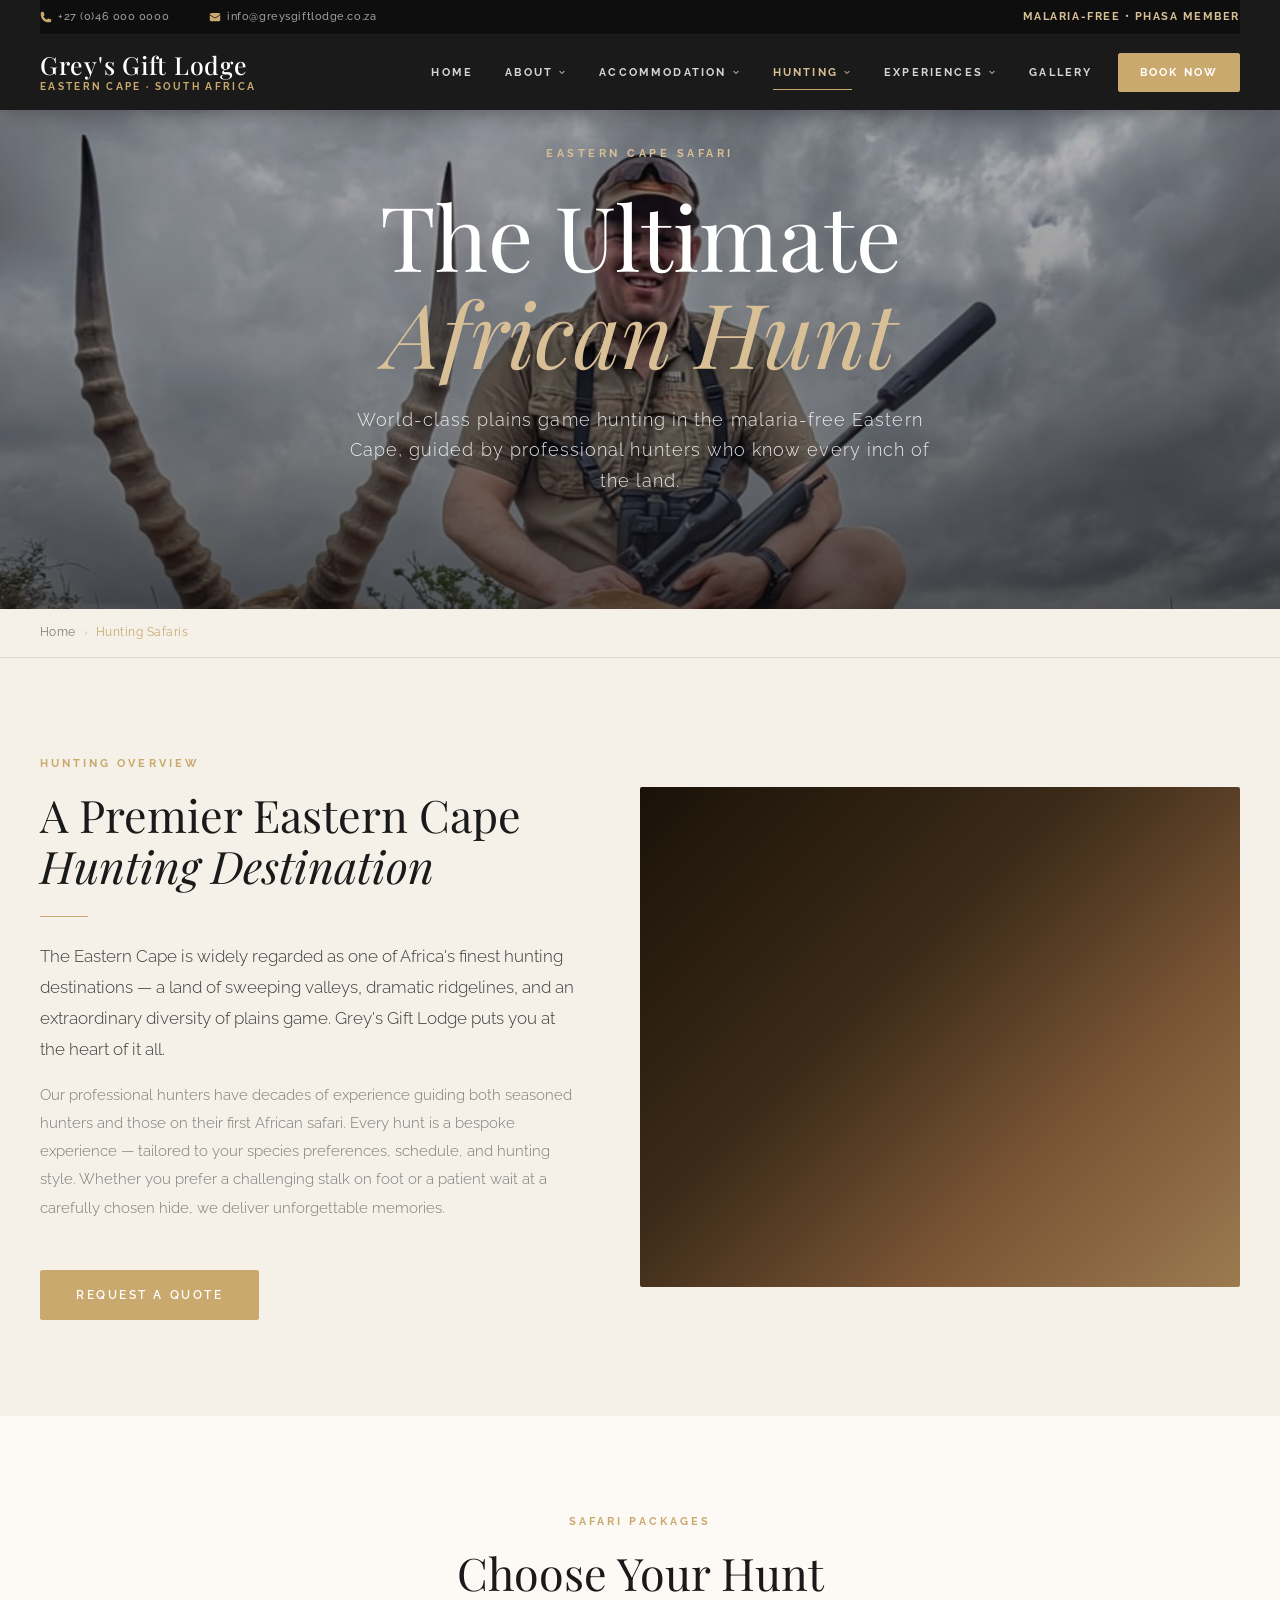
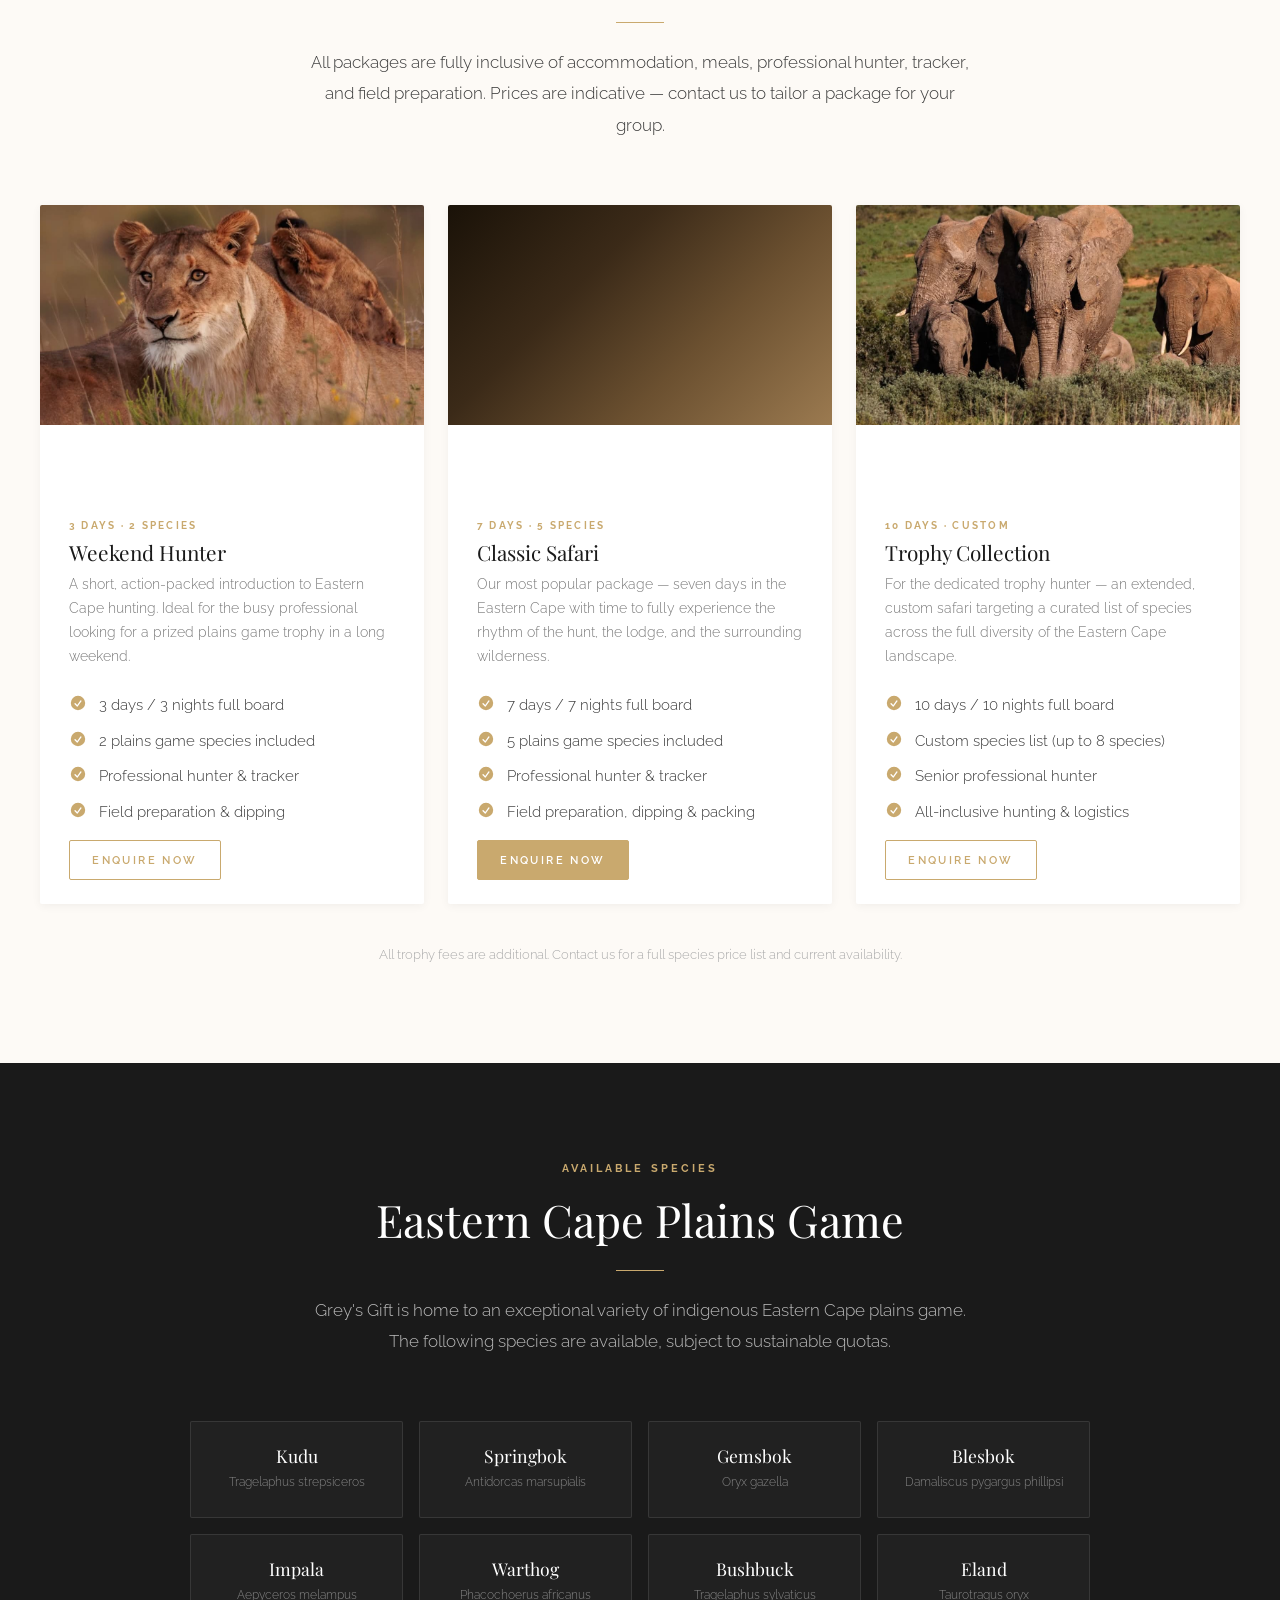
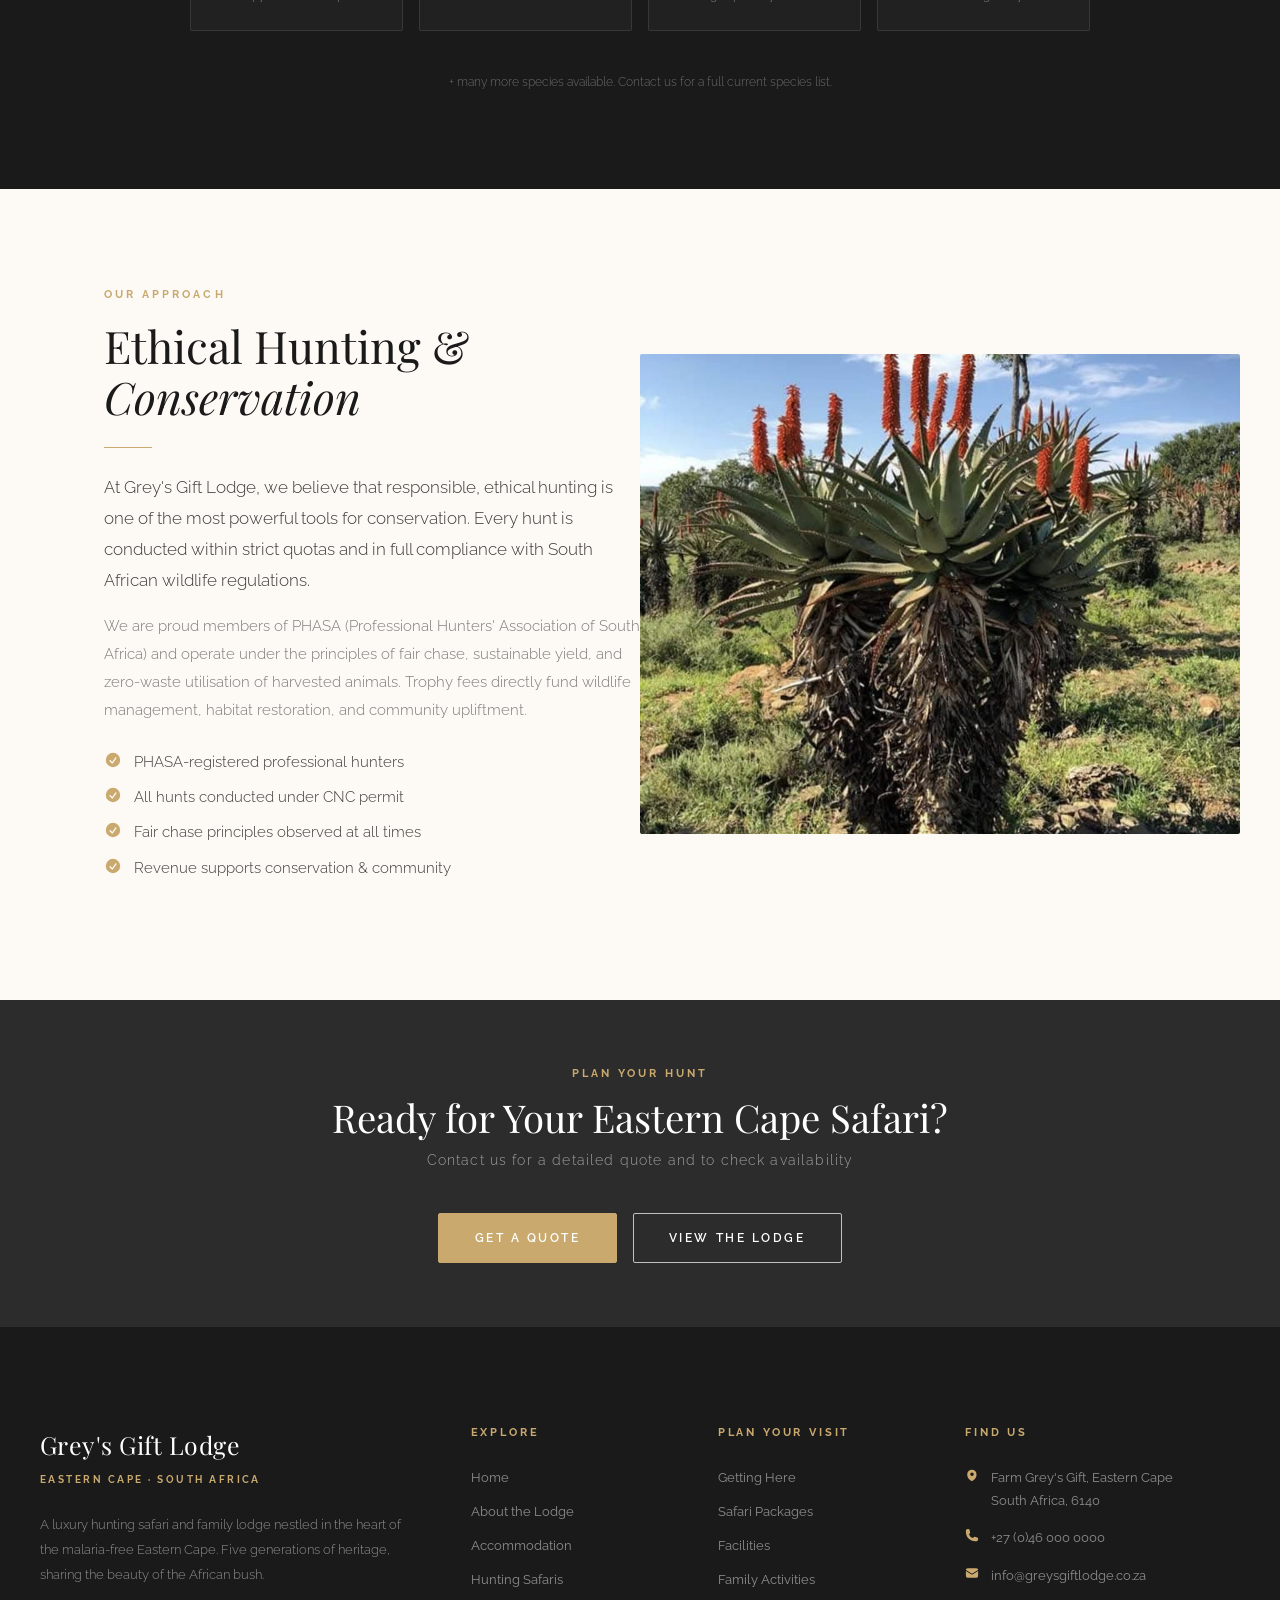
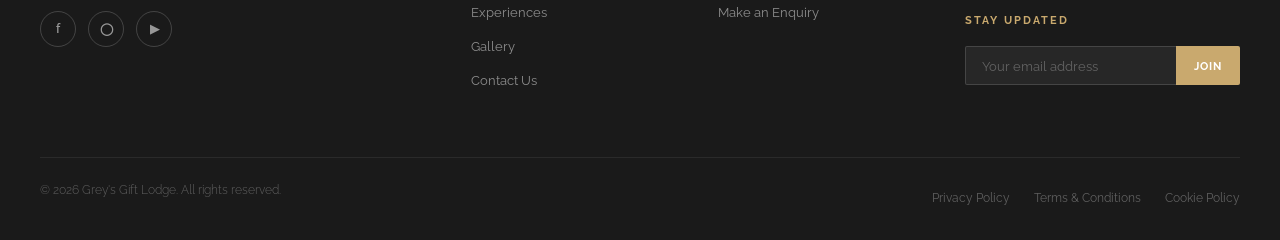
<file: hunting.html>
<!DOCTYPE html>
<html lang="en">
<head>
  <meta charset="UTF-8" />
  <meta name="viewport" content="width=device-width, initial-scale=1.0" />
  <title>Hunting Safaris — Grey's Gift Lodge | Eastern Cape, South Africa</title>
  <meta name="description" content="Experience world-class, ethical hunting safaris in the malaria-free Eastern Cape. Tailor-made packages for individuals and groups, guided by professional hunters." />
  <link rel="stylesheet" href="css/style.css" />
  <link rel="stylesheet" href="css/navigation.css" />
</head>
<body>

  <header class="site-header site-header--solid" id="site-header">
    <div class="container">
      <div class="topbar">
        <div class="topbar__inner">
          <div class="topbar__left">
            <a href="tel:+27460000000" class="topbar__item">
              <svg xmlns="http://www.w3.org/2000/svg" viewBox="0 0 24 24" fill="currentColor"><path fill-rule="evenodd" d="M1.5 4.5a3 3 0 013-3h1.372c.86 0 1.61.586 1.819 1.42l1.105 4.423a1.875 1.875 0 01-.694 1.955l-1.293.97c-.135.101-.164.249-.126.352a11.285 11.285 0 006.697 6.697c.103.038.25.009.352-.126l.97-1.293a1.875 1.875 0 011.955-.694l4.423 1.105c.834.209 1.42.959 1.42 1.82V19.5a3 3 0 01-3 3h-2.25C8.552 22.5 1.5 15.448 1.5 6.75V4.5z" clip-rule="evenodd"/></svg>
              +27 (0)46 000 0000
            </a>
            <a href="mailto:info@greysgiftlodge.co.za" class="topbar__item">
              <svg xmlns="http://www.w3.org/2000/svg" viewBox="0 0 24 24" fill="currentColor"><path d="M1.5 8.67v8.58a3 3 0 003 3h15a3 3 0 003-3V8.67l-8.928 5.493a3 3 0 01-3.144 0L1.5 8.67z"/><path d="M22.5 6.908V6.75a3 3 0 00-3-3h-15a3 3 0 00-3 3v.158l9.714 5.978a1.5 1.5 0 001.572 0L22.5 6.908z"/></svg>
              info@greysgiftlodge.co.za
            </a>
          </div>
          <div class="topbar__right">Malaria-Free &bull; PHASA Member</div>
        </div>
      </div>
      <div class="header-main">
        <a href="index.html" class="site-logo">
          <span class="site-logo__name">Grey's Gift Lodge</span>
          <span class="site-logo__tag">Eastern Cape · South Africa</span>
        </a>
        <nav class="primary-nav" aria-label="Main navigation">
          <div class="nav-item"><a href="index.html" class="nav-link">Home</a></div>
          <div class="nav-item nav-item--drop">
            <a href="about.html" class="nav-link">About <svg class="nav-arrow" xmlns="http://www.w3.org/2000/svg" viewBox="0 0 20 20" fill="currentColor"><path fill-rule="evenodd" d="M5.22 8.22a.75.75 0 011.06 0L10 11.94l3.72-3.72a.75.75 0 111.06 1.06l-4.25 4.25a.75.75 0 01-1.06 0L5.22 9.28a.75.75 0 010-1.06z" clip-rule="evenodd"/></svg></a>
            <div class="nav-drop">
              <a href="about.html#the-lodge">The Lodge</a>
              <a href="about.html#our-story">Our Story</a>
              <a href="about.html#location">Location &amp; Getting Here</a>
              <a href="about.html#mission">Our Mission</a>
            </div>
          </div>
          <div class="nav-item nav-item--drop">
            <a href="accommodation.html" class="nav-link">Accommodation <svg class="nav-arrow" xmlns="http://www.w3.org/2000/svg" viewBox="0 0 20 20" fill="currentColor"><path fill-rule="evenodd" d="M5.22 8.22a.75.75 0 011.06 0L10 11.94l3.72-3.72a.75.75 0 111.06 1.06l-4.25 4.25a.75.75 0 01-1.06 0L5.22 9.28a.75.75 0 010-1.06z" clip-rule="evenodd"/></svg></a>
            <div class="nav-drop">
              <a href="accommodation.html#rooms">Lodge Rooms</a>
              <a href="accommodation.html#facilities">Facilities &amp; Amenities</a>
            </div>
          </div>
          <div class="nav-item nav-item--drop">
            <a href="hunting.html" class="nav-link is-active">Hunting <svg class="nav-arrow" xmlns="http://www.w3.org/2000/svg" viewBox="0 0 20 20" fill="currentColor"><path fill-rule="evenodd" d="M5.22 8.22a.75.75 0 011.06 0L10 11.94l3.72-3.72a.75.75 0 111.06 1.06l-4.25 4.25a.75.75 0 01-1.06 0L5.22 9.28a.75.75 0 010-1.06z" clip-rule="evenodd"/></svg></a>
            <div class="nav-drop">
              <a href="#packages">Safari Packages</a>
              <a href="#species">Game Species</a>
              <a href="#ethics">Ethical Hunting</a>
            </div>
          </div>
          <div class="nav-item nav-item--drop">
            <a href="experiences.html" class="nav-link">Experiences <svg class="nav-arrow" xmlns="http://www.w3.org/2000/svg" viewBox="0 0 20 20" fill="currentColor"><path fill-rule="evenodd" d="M5.22 8.22a.75.75 0 011.06 0L10 11.94l3.72-3.72a.75.75 0 111.06 1.06l-4.25 4.25a.75.75 0 01-1.06 0L5.22 9.28a.75.75 0 010-1.06z" clip-rule="evenodd"/></svg></a>
            <div class="nav-drop">
              <a href="experiences.html#wildlife">Nature &amp; Wildlife</a>
              <a href="experiences.html#family">Family Activities</a>
              <a href="experiences.html#photography">Photography</a>
              <a href="experiences.html#waterholes">Waterhole Watching</a>
            </div>
          </div>
          <div class="nav-item"><a href="gallery.html" class="nav-link">Gallery</a></div>
          <div class="nav-item"><a href="contact.html" class="nav-link nav-link--book">Book Now</a></div>
        </nav>
        <button class="menu-toggle" id="menu-toggle" aria-label="Open menu" aria-expanded="false" aria-controls="mobile-nav">
          <span class="menu-toggle__bar"></span><span class="menu-toggle__bar"></span><span class="menu-toggle__bar"></span>
        </button>
      </div>
    </div>
  </header>

  <div class="mobile-nav-backdrop" id="nav-backdrop" aria-hidden="true"></div>
  <nav class="mobile-nav" id="mobile-nav" aria-label="Mobile navigation">
    <button class="mobile-nav__close" id="mobile-nav-close" aria-label="Close menu">
      <svg xmlns="http://www.w3.org/2000/svg" viewBox="0 0 24 24" fill="currentColor" width="24" height="24">
        <path d="M6.225 4.811a1 1 0 00-1.414 1.414L10.586 12 4.81 17.775a1 1 0 101.414 1.414L12 13.414l5.775 5.775a1 1 0 001.414-1.414L13.414 12l5.775-5.775a1 1 0 00-1.414-1.414L12 10.586 6.225 4.81z"/>
      </svg>
    </button>
    <div class="mobile-nav__item"><div class="mobile-nav__row"><a href="index.html" class="mobile-nav__link">Home</a></div></div>
    <div class="mobile-nav__item">
      <div class="mobile-nav__row"><a href="about.html" class="mobile-nav__link">About</a><button class="mobile-nav__expand" aria-label="Expand">+</button></div>
      <div class="mobile-nav__sub">
        <a href="about.html#the-lodge" class="mobile-nav__sub-link">The Lodge</a>
        <a href="about.html#our-story" class="mobile-nav__sub-link">Our Story</a>
        <a href="about.html#location" class="mobile-nav__sub-link">Location</a>
      </div>
    </div>
    <div class="mobile-nav__item">
      <div class="mobile-nav__row"><a href="accommodation.html" class="mobile-nav__link">Accommodation</a><button class="mobile-nav__expand" aria-label="Expand">+</button></div>
      <div class="mobile-nav__sub">
        <a href="accommodation.html#rooms" class="mobile-nav__sub-link">Lodge Rooms</a>
        <a href="accommodation.html#facilities" class="mobile-nav__sub-link">Facilities</a>
      </div>
    </div>
    <div class="mobile-nav__item">
      <div class="mobile-nav__row"><a href="hunting.html" class="mobile-nav__link">Hunting</a><button class="mobile-nav__expand" aria-label="Expand">+</button></div>
      <div class="mobile-nav__sub">
        <a href="#packages" class="mobile-nav__sub-link">Safari Packages</a>
        <a href="#species" class="mobile-nav__sub-link">Game Species</a>
        <a href="#ethics" class="mobile-nav__sub-link">Ethical Hunting</a>
      </div>
    </div>
    <div class="mobile-nav__item">
      <div class="mobile-nav__row"><a href="experiences.html" class="mobile-nav__link">Experiences</a><button class="mobile-nav__expand" aria-label="Expand">+</button></div>
      <div class="mobile-nav__sub">
        <a href="experiences.html#wildlife" class="mobile-nav__sub-link">Nature &amp; Wildlife</a>
        <a href="experiences.html#family" class="mobile-nav__sub-link">Family Activities</a>
      </div>
    </div>
    <div class="mobile-nav__item"><div class="mobile-nav__row"><a href="gallery.html" class="mobile-nav__link">Gallery</a></div></div>
    <a href="contact.html" class="mobile-nav__book">Book Your Safari</a>
  </nav>

  <!-- ═══ HERO ═══ -->
  <div class="page-hero">
    <section class="hero hero-hunting hero--short" aria-label="Hunting Safaris at Grey's Gift Lodge">
      <div class="hero__bg"></div>
      <div class="hero__overlay"></div>
      <div class="hero__content">
        <span class="hero__label">Eastern Cape Safari</span>
        <h1 class="hero__title">The Ultimate<br><em>African Hunt</em></h1>
        <p class="hero__subtitle">World-class plains game hunting in the malaria-free Eastern Cape, guided by professional hunters who know every inch of the land.</p>
      </div>
    </section>
  </div>

  <div class="breadcrumb">
    <div class="container">
      <ol class="breadcrumb__list">
        <li class="breadcrumb__item"><a href="index.html">Home</a></li>
        <li class="breadcrumb__sep">›</li>
        <li class="breadcrumb__item breadcrumb__item--current">Hunting Safaris</li>
      </ol>
    </div>
  </div>

  <!-- ═══ OVERVIEW ═══ -->
  <section class="section section--cream">
    <div class="container">
      <div class="split" style="align-items:center;">
        <div style="padding-right:var(--space-xl);">
          <span class="section__label">Hunting Overview</span>
          <h2 class="section__title">A Premier Eastern Cape <em style="font-style:italic;">Hunting Destination</em></h2>
          <div class="section__divider"></div>
          <p class="section__intro">
            The Eastern Cape is widely regarded as one of Africa's finest hunting destinations — a land of sweeping valleys, dramatic ridgelines, and an extraordinary diversity of plains game. Grey's Gift Lodge puts you at the heart of it all.
          </p>
          <p style="font-size:0.95rem;line-height:1.85;color:var(--color-text-light);margin-top:1rem;">
            Our professional hunters have decades of experience guiding both seasoned hunters and those on their first African safari. Every hunt is a bespoke experience — tailored to your species preferences, schedule, and hunting style. Whether you prefer a challenging stalk on foot or a patient wait at a carefully chosen hide, we deliver unforgettable memories.
          </p>
          <a href="contact.html" class="btn btn--primary" style="margin-top:2rem;">Request a Quote</a>
        </div>
        <div>
          <div class="img-ph--hunting" style="background: linear-gradient(135deg, #1A1208 0%, #3B2A18 40%, #7A5535 70%, #9B7A50 100%); height:500px;border-radius:2px;"></div>
        </div>
      </div>
    </div>
  </section>

  <!-- ═══ PACKAGES ═══ -->
  <section class="section" id="packages">
    <div class="container">
      <div style="text-align:center;margin-bottom:var(--space-xl);">
        <span class="section__label">Safari Packages</span>
        <h2 class="section__title section__title--center">Choose Your Hunt</h2>
        <div class="section__divider section__divider--center"></div>
        <p class="section__intro section__intro--center">All packages are fully inclusive of accommodation, meals, professional hunter, tracker, and field preparation. Prices are indicative — contact us to tailor a package for your group.</p>
      </div>

      <div class="cards cards--3">
        <div class="card">
          <div class="card__visual"><div class="img-ph--warm" style="height:220px;"></div></div>
          <div class="card__body">
            <span class="card__label">3 Days · 2 Species</span>
            <h3 class="card__title">Weekend Hunter</h3>
            <p class="card__text">A short, action-packed introduction to Eastern Cape hunting. Ideal for the busy professional looking for a prized plains game trophy in a long weekend.</p>
            <ul class="check-list" style="font-size:0.82rem;margin-bottom:1rem;">
              <li>3 days / 3 nights full board</li>
              <li>2 plains game species included</li>
              <li>Professional hunter &amp; tracker</li>
              <li>Field preparation &amp; dipping</li>
            </ul>
            <a href="contact.html" class="btn btn--gold-outline" style="font-size:0.68rem;padding:0.6rem 1.4rem;">Enquire Now</a>
          </div>
        </div>
        <div class="card">
          <div class="card__visual">
            <div style="background:linear-gradient(135deg,#1A1208 0%,#3B2A18 35%,#6B5030 65%,#9B7A50 100%);height:220px;"></div>
          </div>
          <div class="card__body">
            <span class="card__label">7 Days · 5 Species</span>
            <h3 class="card__title">Classic Safari</h3>
            <p class="card__text">Our most popular package — seven days in the Eastern Cape with time to fully experience the rhythm of the hunt, the lodge, and the surrounding wilderness.</p>
            <ul class="check-list" style="font-size:0.82rem;margin-bottom:1rem;">
              <li>7 days / 7 nights full board</li>
              <li>5 plains game species included</li>
              <li>Professional hunter &amp; tracker</li>
              <li>Field preparation, dipping &amp; packing</li>
            </ul>
            <a href="contact.html" class="btn btn--primary" style="font-size:0.68rem;padding:0.6rem 1.4rem;">Enquire Now</a>
          </div>
        </div>
        <div class="card">
          <div class="card__visual"><div class="img-ph--dark" style="height:220px;"></div></div>
          <div class="card__body">
            <span class="card__label">10 Days · Custom</span>
            <h3 class="card__title">Trophy Collection</h3>
            <p class="card__text">For the dedicated trophy hunter — an extended, custom safari targeting a curated list of species across the full diversity of the Eastern Cape landscape.</p>
            <ul class="check-list" style="font-size:0.82rem;margin-bottom:1rem;">
              <li>10 days / 10 nights full board</li>
              <li>Custom species list (up to 8 species)</li>
              <li>Senior professional hunter</li>
              <li>All-inclusive hunting &amp; logistics</li>
            </ul>
            <a href="contact.html" class="btn btn--gold-outline" style="font-size:0.68rem;padding:0.6rem 1.4rem;">Enquire Now</a>
          </div>
        </div>
      </div>

      <p style="text-align:center;font-size:0.82rem;color:var(--color-text-muted);margin-top:var(--space-lg);">All trophy fees are additional. Contact us for a full species price list and current availability.</p>
    </div>
  </section>

  <!-- ═══ GAME SPECIES ═══ -->
  <section class="section section--dark" id="species">
    <div class="container">
      <div style="text-align:center;margin-bottom:var(--space-xl);">
        <span class="section__label">Available Species</span>
        <h2 class="section__title section__title--center" style="color:#fff;">Eastern Cape Plains Game</h2>
        <div class="section__divider section__divider--center"></div>
        <p class="section__intro section__intro--center" style="color:rgba(255,255,255,0.7);">Grey's Gift is home to an exceptional variety of indigenous Eastern Cape plains game. The following species are available, subject to sustainable quotas.</p>
      </div>

      <div style="display:grid;grid-template-columns:repeat(4,1fr);gap:var(--space-sm);max-width:900px;margin:0 auto;" class="species-grid">
        <div style="border:1px solid rgba(255,255,255,0.1);padding:var(--space-md);text-align:center;background:rgba(255,255,255,0.03);border-radius:2px;">
          <h4 style="color:#fff;font-family:var(--font-heading);font-size:1.1rem;margin-bottom:0.3rem;">Kudu</h4>
          <p style="font-size:0.78rem;color:rgba(255,255,255,0.45);margin:0;">Tragelaphus strepsiceros</p>
        </div>
        <div style="border:1px solid rgba(255,255,255,0.1);padding:var(--space-md);text-align:center;background:rgba(255,255,255,0.03);border-radius:2px;">
          <h4 style="color:#fff;font-family:var(--font-heading);font-size:1.1rem;margin-bottom:0.3rem;">Springbok</h4>
          <p style="font-size:0.78rem;color:rgba(255,255,255,0.45);margin:0;">Antidorcas marsupialis</p>
        </div>
        <div style="border:1px solid rgba(255,255,255,0.1);padding:var(--space-md);text-align:center;background:rgba(255,255,255,0.03);border-radius:2px;">
          <h4 style="color:#fff;font-family:var(--font-heading);font-size:1.1rem;margin-bottom:0.3rem;">Gemsbok</h4>
          <p style="font-size:0.78rem;color:rgba(255,255,255,0.45);margin:0;">Oryx gazella</p>
        </div>
        <div style="border:1px solid rgba(255,255,255,0.1);padding:var(--space-md);text-align:center;background:rgba(255,255,255,0.03);border-radius:2px;">
          <h4 style="color:#fff;font-family:var(--font-heading);font-size:1.1rem;margin-bottom:0.3rem;">Blesbok</h4>
          <p style="font-size:0.78rem;color:rgba(255,255,255,0.45);margin:0;">Damaliscus pygargus phillipsi</p>
        </div>
        <div style="border:1px solid rgba(255,255,255,0.1);padding:var(--space-md);text-align:center;background:rgba(255,255,255,0.03);border-radius:2px;">
          <h4 style="color:#fff;font-family:var(--font-heading);font-size:1.1rem;margin-bottom:0.3rem;">Impala</h4>
          <p style="font-size:0.78rem;color:rgba(255,255,255,0.45);margin:0;">Aepyceros melampus</p>
        </div>
        <div style="border:1px solid rgba(255,255,255,0.1);padding:var(--space-md);text-align:center;background:rgba(255,255,255,0.03);border-radius:2px;">
          <h4 style="color:#fff;font-family:var(--font-heading);font-size:1.1rem;margin-bottom:0.3rem;">Warthog</h4>
          <p style="font-size:0.78rem;color:rgba(255,255,255,0.45);margin:0;">Phacochoerus africanus</p>
        </div>
        <div style="border:1px solid rgba(255,255,255,0.1);padding:var(--space-md);text-align:center;background:rgba(255,255,255,0.03);border-radius:2px;">
          <h4 style="color:#fff;font-family:var(--font-heading);font-size:1.1rem;margin-bottom:0.3rem;">Bushbuck</h4>
          <p style="font-size:0.78rem;color:rgba(255,255,255,0.45);margin:0;">Tragelaphus sylvaticus</p>
        </div>
        <div style="border:1px solid rgba(255,255,255,0.1);padding:var(--space-md);text-align:center;background:rgba(255,255,255,0.03);border-radius:2px;">
          <h4 style="color:#fff;font-family:var(--font-heading);font-size:1.1rem;margin-bottom:0.3rem;">Eland</h4>
          <p style="font-size:0.78rem;color:rgba(255,255,255,0.45);margin:0;">Taurotragus oryx</p>
        </div>
      </div>
      <p style="text-align:center;font-size:0.78rem;color:rgba(255,255,255,0.35);margin-top:var(--space-lg);">+ many more species available. Contact us for a full current species list.</p>
    </div>
  </section>

  <!-- ═══ ETHICS ═══ -->
  <section class="section" id="ethics">
    <div class="container">
      <div class="split split--reverse" style="align-items:center;">
        <div>
          <div class="img-ph" style="height:480px;border-radius:2px;"></div>
        </div>
        <div style="padding-left:var(--space-xl);">
          <span class="section__label">Our Approach</span>
          <h2 class="section__title">Ethical Hunting &amp; <em style="font-style:italic;">Conservation</em></h2>
          <div class="section__divider"></div>
          <p class="section__intro">
            At Grey's Gift Lodge, we believe that responsible, ethical hunting is one of the most powerful tools for conservation. Every hunt is conducted within strict quotas and in full compliance with South African wildlife regulations.
          </p>
          <p style="font-size:0.95rem;line-height:1.85;color:var(--color-text-light);margin-top:1rem;">
            We are proud members of PHASA (Professional Hunters' Association of South Africa) and operate under the principles of fair chase, sustainable yield, and zero-waste utilisation of harvested animals. Trophy fees directly fund wildlife management, habitat restoration, and community upliftment.
          </p>
          <ul class="check-list" style="margin-top:1.5rem;">
            <li>PHASA-registered professional hunters</li>
            <li>All hunts conducted under CNC permit</li>
            <li>Fair chase principles observed at all times</li>
            <li>Revenue supports conservation &amp; community</li>
          </ul>
        </div>
      </div>
    </div>
  </section>

  <!-- ═══ BOOKING CTA ═══ -->
  <div class="booking-banner">
    <div class="container">
      <span class="booking-banner__label">Plan Your Hunt</span>
      <h2 class="booking-banner__title">Ready for Your Eastern Cape Safari?</h2>
      <p class="booking-banner__sub">Contact us for a detailed quote and to check availability</p>
      <div style="margin-top:2rem;display:flex;gap:1rem;justify-content:center;flex-wrap:wrap;">
        <a href="contact.html" class="btn btn--primary">Get a Quote</a>
        <a href="accommodation.html" class="btn btn--outline">View the Lodge</a>
      </div>
    </div>
  </div>

  <!-- ═══ FOOTER ═══ -->
  <footer class="footer">
    <div class="container">
      <div class="footer__grid">
        <div>
          <span class="footer__logo-name">Grey's Gift Lodge</span>
          <span class="footer__logo-tag">Eastern Cape · South Africa</span>
          <p class="footer__desc">A luxury hunting safari and family lodge nestled in the heart of the malaria-free Eastern Cape. Five generations of heritage, sharing the beauty of the African bush.</p>
          <div class="footer__social">
            <a href="https://www.facebook.com/greysgiftlodge/" class="footer__social-btn" aria-label="Facebook" target="_blank" rel="noopener noreferrer">f</a>
            <a href="https://www.instagram.com/greysgiftlodge/" class="footer__social-btn" aria-label="Instagram" target="_blank" rel="noopener noreferrer">&#9711;</a>
            <a href="https://www.youtube.com/channel/UCYD1MvRiYoMQzRl5iA0lKMA" class="footer__social-btn" aria-label="YouTube" target="_blank" rel="noopener noreferrer">&#9654;</a>
          </div>
        </div>
        <div>
          <span class="footer__col-title">Explore</span>
          <div class="footer__links">
            <a href="index.html">Home</a><a href="about.html">About the Lodge</a>
            <a href="accommodation.html">Accommodation</a><a href="hunting.html">Hunting Safaris</a>
            <a href="experiences.html">Experiences</a><a href="gallery.html">Gallery</a>
            <a href="contact.html">Contact Us</a>
          </div>
        </div>
        <div>
          <span class="footer__col-title">Plan Your Visit</span>
          <div class="footer__links">
            <a href="about.html#location">Getting Here</a>
            <a href="#packages">Safari Packages</a>
            <a href="accommodation.html#facilities">Facilities</a>
            <a href="experiences.html#family">Family Activities</a>
            <a href="contact.html">Make an Enquiry</a>
          </div>
        </div>
        <div>
          <span class="footer__col-title">Find Us</span>
          <div class="footer__contact-row">
            <svg xmlns="http://www.w3.org/2000/svg" viewBox="0 0 24 24" fill="currentColor"><path fill-rule="evenodd" d="M11.54 22.351l.07.04.028.016a.76.76 0 00.723 0l.028-.015.071-.041a16.975 16.975 0 001.144-.742 19.58 19.58 0 002.683-2.282c1.944-2.013 3.5-4.661 3.5-8.327a8 8 0 10-16 0c0 3.666 1.556 6.314 3.5 8.327a19.58 19.58 0 002.683 2.282 16.975 16.975 0 001.144.742zM12 13.5a3 3 0 100-6 3 3 0 000 6z" clip-rule="evenodd"/></svg>
            <span>Farm Grey's Gift, Eastern Cape<br>South Africa, 6140</span>
          </div>
          <div class="footer__contact-row">
            <svg xmlns="http://www.w3.org/2000/svg" viewBox="0 0 24 24" fill="currentColor"><path fill-rule="evenodd" d="M1.5 4.5a3 3 0 013-3h1.372c.86 0 1.61.586 1.819 1.42l1.105 4.423a1.875 1.875 0 01-.694 1.955l-1.293.97c-.135.101-.164.249-.126.352a11.285 11.285 0 006.697 6.697c.103.038.25.009.352-.126l.97-1.293a1.875 1.875 0 011.955-.694l4.423 1.105c.834.209 1.42.959 1.42 1.82V19.5a3 3 0 01-3 3h-2.25C8.552 22.5 1.5 15.448 1.5 6.75V4.5z" clip-rule="evenodd"/></svg>
            <a href="tel:+27460000000">+27 (0)46 000 0000</a>
          </div>
          <div class="footer__contact-row">
            <svg xmlns="http://www.w3.org/2000/svg" viewBox="0 0 24 24" fill="currentColor"><path d="M1.5 8.67v8.58a3 3 0 003 3h15a3 3 0 003-3V8.67l-8.928 5.493a3 3 0 01-3.144 0L1.5 8.67z"/><path d="M22.5 6.908V6.75a3 3 0 00-3-3h-15a3 3 0 00-3 3v.158l9.714 5.978a1.5 1.5 0 001.572 0L22.5 6.908z"/></svg>
            <a href="mailto:info@greysgiftlodge.co.za">info@greysgiftlodge.co.za</a>
          </div>
          <span style="font-size:0.68rem;font-weight:700;letter-spacing:0.18em;text-transform:uppercase;color:var(--color-gold);display:block;margin-top:1.5rem;margin-bottom:0.5rem;">Stay Updated</span>
          <form class="footer__newsletter-form">
            <input type="email" class="footer__nl-input" placeholder="Your email address" aria-label="Newsletter email" />
            <button type="submit" class="footer__nl-btn">Join</button>
          </form>
        </div>
      </div>
      <div class="footer__bottom">
        <p class="footer__copy">&copy; 2026 Grey's Gift Lodge. All rights reserved.</p>
        <div class="footer__legal">
          <a href="#">Privacy Policy</a><a href="#">Terms &amp; Conditions</a><a href="#">Cookie Policy</a>
        </div>
      </div>
    </div>
  </footer>

  <script src="js/main.js"></script>
</body>
</html>
</file>
<file: css/style.css>
/* ============================================================
   GREY'S GIFT LODGE — Main Stylesheet
   ============================================================ */

@import url('https://fonts.googleapis.com/css2?family=Playfair+Display:ital,wght@0,400;0,500;0,600;0,700;1,400;1,500&family=Raleway:wght@300;400;500;600;700&display=swap');

/* ── CSS Variables ─────────────────────────────────────────── */
:root {
  /* Colour Palette */
  --color-dark:          #1A1A1A;
  --color-charcoal:      #2C2C2C;
  --color-gold:          #C9A96E;
  --color-gold-light:    #D9BF96;
  --color-gold-dark:     #A0804A;
  --color-cream:         #F5F0E8;
  --color-warm-white:    #FDFAF6;
  --color-brown:         #4A3728;
  --color-brown-light:   #7A6552;
  --color-text:          #3A3A3A;
  --color-text-light:    #7A7A7A;
  --color-text-muted:    #ABABAB;
  --color-border:        #E0D8CE;
  --color-border-dark:   #C8BDB0;
  --color-green-dark:    #2D3B2D;
  --color-green-mid:     #4A5D3A;

  /* Typography */
  --font-heading: 'Playfair Display', Georgia, 'Times New Roman', serif;
  --font-body:    'Raleway', 'Helvetica Neue', Arial, sans-serif;

  /* Spacing */
  --space-xs:  0.5rem;
  --space-sm:  1rem;
  --space-md:  1.5rem;
  --space-lg:  2.5rem;
  --space-xl:  4rem;
  --space-2xl: 6rem;
  --space-3xl: 9rem;

  /* Layout */
  --container-max:    1320px;
  --container-narrow: 860px;

  /* Effects */
  --transition:      all 0.3s ease;
  --transition-slow: all 0.55s ease;
  --shadow-sm:       0 2px 10px rgba(0,0,0,0.05);
  --shadow:          0 4px 22px rgba(0,0,0,0.09);
  --shadow-lg:       0 8px 40px rgba(0,0,0,0.13);
  --shadow-hover:    0 14px 55px rgba(0,0,0,0.18);
  --radius:          2px;
}

/* ── Reset & Base ───────────────────────────────────────────── */
*, *::before, *::after { box-sizing: border-box; margin: 0; padding: 0; }

html { scroll-behavior: smooth; font-size: 16px; }

body {
  font-family: var(--font-body);
  color: var(--color-text);
  background-color: var(--color-warm-white);
  line-height: 1.75;
  overflow-x: hidden;
}

h1, h2, h3, h4, h5, h6 {
  font-family: var(--font-heading);
  color: var(--color-dark);
  line-height: 1.15;
  font-weight: 400;
}

h1 { font-size: clamp(2.2rem, 5vw, 4rem); }
h2 { font-size: clamp(1.8rem, 3.5vw, 2.8rem); }
h3 { font-size: clamp(1.25rem, 2.5vw, 1.75rem); }
h4 { font-size: 1.15rem; }

p { margin-bottom: var(--space-sm); color: var(--color-text); font-weight: 300; }
p:last-child { margin-bottom: 0; }

a { color: inherit; text-decoration: none; transition: var(--transition); }
img { max-width: 100%; height: auto; display: block; }
ul, ol { list-style: none; }
button { font-family: var(--font-body); }

/* ── Layout Utilities ───────────────────────────────────────── */
.container {
  max-width: var(--container-max);
  margin: 0 auto;
  padding: 0 var(--space-lg);
}

.container--narrow {
  max-width: var(--container-narrow);
  margin: 0 auto;
  padding: 0 var(--space-lg);
}

.section {
  padding: var(--space-2xl) 0;
}

.section--dark {
  background-color: var(--color-dark);
}
.section--dark h1,
.section--dark h2,
.section--dark h3,
.section--dark h4 { color: #fff; }
.section--dark p { color: rgba(255,255,255,0.75); }

.section--cream {
  background-color: var(--color-cream);
}

.section--charcoal {
  background-color: var(--color-charcoal);
}
.section--charcoal h1,
.section--charcoal h2,
.section--charcoal h3 { color: #fff; }
.section--charcoal p { color: rgba(255,255,255,0.75); }

/* ── Section Typography ─────────────────────────────────────── */
.section__label {
  font-family: var(--font-body);
  font-size: 0.68rem;
  font-weight: 700;
  letter-spacing: 0.28em;
  text-transform: uppercase;
  color: var(--color-gold);
  display: block;
  margin-bottom: var(--space-sm);
}

.section__title {
  font-family: var(--font-heading);
  font-size: clamp(1.8rem, 3.5vw, 2.8rem);
  margin-bottom: var(--space-md);
}

.section__title--center { text-align: center; }

.section__divider {
  width: 48px;
  height: 1px;
  background: var(--color-gold);
  display: block;
  margin: var(--space-md) 0;
}

.section__divider--center {
  margin: var(--space-md) auto;
}

.section__intro {
  font-size: 1.05rem;
  line-height: 1.85;
  max-width: 680px;
  font-weight: 300;
}

.section__intro--center {
  text-align: center;
  margin: 0 auto;
}

/* ── Buttons ────────────────────────────────────────────────── */
.btn {
  display: inline-block;
  padding: 0.875rem 2.2rem;
  font-family: var(--font-body);
  font-size: 0.72rem;
  font-weight: 600;
  letter-spacing: 0.22em;
  text-transform: uppercase;
  border: 1px solid transparent;
  cursor: pointer;
  transition: var(--transition);
  text-decoration: none;
  border-radius: var(--radius);
  white-space: nowrap;
}

.btn--primary {
  background-color: var(--color-gold);
  color: #fff;
  border-color: var(--color-gold);
}
.btn--primary:hover {
  background-color: var(--color-gold-dark);
  border-color: var(--color-gold-dark);
  transform: translateY(-1px);
  box-shadow: var(--shadow);
}

.btn--outline {
  background-color: transparent;
  color: #fff;
  border-color: rgba(255,255,255,0.7);
}
.btn--outline:hover {
  background-color: #fff;
  color: var(--color-dark);
  border-color: #fff;
}

.btn--outline-dark {
  background-color: transparent;
  color: var(--color-dark);
  border-color: var(--color-dark);
}
.btn--outline-dark:hover {
  background-color: var(--color-dark);
  color: #fff;
}

.btn--gold-outline {
  background-color: transparent;
  color: var(--color-gold);
  border-color: var(--color-gold);
}
.btn--gold-outline:hover {
  background-color: var(--color-gold);
  color: #fff;
}

/* ── Hero Sections ──────────────────────────────────────────── */
.hero {
  position: relative;
  min-height: 100vh;
  display: flex;
  align-items: center;
  justify-content: center;
  overflow: hidden;
}

.hero--medium { min-height: 65vh; }
.hero--short  { min-height: 48vh; }

.hero__bg {
  position: absolute;
  inset: 0;
  background-size: cover;
  background-position: center;
  background-attachment: fixed;
  z-index: 0;
  transition: transform 6s ease;
}

.hero__video {
  position: absolute;
  top: 0;
  left: 0;
  width: 100%;
  height: 100%;
  object-fit: cover;
  z-index: 0;
}

.hero:hover .hero__bg { transform: scale(1.02); }

.hero__overlay {
  position: absolute;
  inset: 0;
  background: linear-gradient(
    to bottom,
    rgba(8, 8, 8, 0.28) 0%,
    rgba(8, 8, 8, 0.42) 50%,
    rgba(8, 8, 8, 0.68) 100%
  );
  z-index: 1;
}

.hero__content {
  position: relative;
  z-index: 2;
  text-align: center;
  color: #fff;
  padding: var(--space-xl) var(--space-lg) 7rem;
  max-width: 960px;
}

.hero__label {
  font-size: 0.68rem;
  font-weight: 700;
  letter-spacing: 0.32em;
  text-transform: uppercase;
  color: var(--color-gold-light);
  display: block;
  margin-bottom: var(--space-md);
}

.hero__title {
  font-family: var(--font-heading);
  font-size: clamp(2.6rem, 7vw, 5.8rem);
  font-weight: 400;
  color: #fff;
  line-height: 1.08;
  margin-bottom: var(--space-md);
  text-shadow: 0 2px 24px rgba(0,0,0,0.28);
}

.hero__title em {
  font-style: italic;
  color: var(--color-gold-light);
}

.hero__subtitle {
  font-size: clamp(0.9rem, 1.5vw, 1.1rem);
  font-weight: 300;
  color: rgba(255,255,255,0.88);
  letter-spacing: 0.06em;
  margin-bottom: var(--space-lg);
  max-width: 600px;
  margin-left: auto;
  margin-right: auto;
}

.hero__actions {
  display: flex;
  gap: var(--space-sm);
  justify-content: center;
  flex-wrap: wrap;
}

.hero__scroll {
  position: absolute;
  bottom: 1.5rem;
  left: 50%;
  transform: translateX(-50%);
  z-index: 1;
  display: none;
  flex-direction: column;
  align-items: center;
  gap: 0.6rem;
  color: rgba(255,255,255,0.5);
  font-size: 0.62rem;
  font-weight: 600;
  letter-spacing: 0.25em;
  text-transform: uppercase;
}

.hero__scroll-line {
  width: 1px;
  height: 55px;
  background: linear-gradient(to bottom, rgba(255,255,255,0.5), rgba(255,255,255,0));
  animation: scrollPulse 2.2s infinite;
}

@keyframes scrollPulse {
  0%, 100% { opacity: 0.3; }
  50% { opacity: 0.9; }
}

.hero-home .hero__bg {
  /* Video background - fallback color shown during load */
  background-color: #2D3B2D;
}
.hero-about .hero__bg {
  background-image: url('../img/IMG-08.jpg');
  background-color: #2D3B2D;
}
.hero-accommodation .hero__bg {
  background-image: url('../img/IMG-09.jpg');
  background-color: #4A3728;
}
.hero-hunting .hero__bg {
  background-image: url('../img/IMG-24.jpg');
  background-color: #3B2A18;
}
.hero-experiences .hero__bg {
  background-image: url('../img/IMG-13.jpg');
  background-color: #2A4020;
}
.hero-gallery .hero__bg {
  background-image: url('../img/IMG-17.jpg');
  background-color: #402C1A;
}
.hero-contact .hero__bg {
  background-image: url('../img/IMG-28.jpg');
  background-color: #2D3B2D;
}


.img-ph {
  width: 100%; height: 100%;
  background-image: url('../img/IMG-32.jpg');
  background-size: cover;
  background-position: center;
  background-color: #4A5D3A;
}
.img-ph--brown {
  background-image: url('../img/IMG-04.jpg');
  background-size: cover;
  background-position: center;
  background-color: #4A3728;
}
.img-ph--warm {
  background-image: url('../img/IMG-33.jpg');
  background-size: cover;
  background-position: center;
  background-color: #6B5030;
}
.img-ph--dark {
  background-image: url('../img/IMG-35.jpg');
  background-size: cover;
  background-position: center;
  background-color: #2C2C2C;
}
.img-ph--dawn {
  background-image: url('../img/IMG-01.jpg');
  background-size: cover;
  background-position: center;
  background-color: #7A4820;
}

/* ── Split Section ───────────────────────────────────────────── */
.split {
  display: grid;
  grid-template-columns: 1fr 1fr;
}

.split--reverse { direction: rtl; }
.split--reverse > * { direction: ltr; }

.split__visual {
  position: relative;
  overflow: hidden;
  min-height: 500px;
}

.split__visual img,
.split__visual .img-ph {
  width: 100%;
  height: 100%;
  object-fit: cover;
  transition: transform 0.65s ease;
}

.split__visual:hover img,
.split__visual:hover .img-ph { transform: scale(1.04); }

.split__body {
  display: flex;
  flex-direction: column;
  justify-content: center;
  padding: var(--space-2xl) var(--space-xl);
}

/* ── Cards ───────────────────────────────────────────────────── */
.cards {
  display: grid;
  grid-template-columns: repeat(auto-fit, minmax(280px, 1fr));
  gap: var(--space-md);
  margin-top: var(--space-xl);
}

.cards--3 { grid-template-columns: repeat(3, 1fr); }
.cards--4 { grid-template-columns: repeat(4, 1fr); }

.card {
  background: #fff;
  overflow: hidden;
  box-shadow: var(--shadow-sm);
  transition: var(--transition);
  border-radius: var(--radius);
}

.card:hover {
  box-shadow: var(--shadow-hover);
  transform: translateY(-5px);
}

.card__visual {
  aspect-ratio: 4 / 3;
  overflow: hidden;
  position: relative;
}

.card__visual img,
.card__visual .img-ph {
  width: 100%; height: 100%;
  object-fit: cover;
  transition: transform 0.5s ease;
}

.card:hover .card__visual img,
.card:hover .card__visual .img-ph { transform: scale(1.06); }

.card__body { padding: 1.5rem 1.8rem; }

.card__label {
  font-size: 0.64rem;
  font-weight: 700;
  letter-spacing: 0.22em;
  text-transform: uppercase;
  color: var(--color-gold);
  display: block;
  margin-bottom: 0.4rem;
}

.card__title {
  font-family: var(--font-heading);
  font-size: 1.3rem;
  margin-bottom: 0.5rem;
  color: var(--color-dark);
}

.card__text {
  font-size: 0.88rem;
  color: var(--color-text-light);
  line-height: 1.7;
  margin-bottom: var(--space-sm);
}

.card__link {
  font-size: 0.72rem;
  font-weight: 700;
  letter-spacing: 0.1em;
  text-transform: uppercase;
  color: var(--color-gold);
  display: inline-flex;
  align-items: center;
  gap: 0.35rem;
}

.card__link::after { content: '→'; transition: transform 0.2s; }
.card:hover .card__link::after { transform: translateX(4px); }

/* ── Highlights Bar ──────────────────────────────────────────── */
.highlights {
  display: grid;
  grid-template-columns: repeat(4, 1fr);
}

.highlight {
  padding: var(--space-xl) var(--space-lg);
  border-right: 1px solid var(--color-border);
  text-align: center;
}

.highlight:last-child { border-right: none; }

.highlight__icon {
  width: 44px;
  height: 44px;
  margin: 0 auto var(--space-sm);
  color: var(--color-gold);
}

.highlight__title {
  font-family: var(--font-heading);
  font-size: 1.1rem;
  margin-bottom: 0.4rem;
}

.highlight__text {
  font-size: 0.84rem;
  color: var(--color-text-light);
  line-height: 1.7;
  margin: 0;
}

/* ── Stats Bar ───────────────────────────────────────────────── */
.stats-bar {
  background: var(--color-dark);
  padding: var(--space-xl) 0;
}

.stats-bar__grid {
  display: grid;
  grid-template-columns: repeat(4, 1fr);
  text-align: center;
}

.stat {
  padding: var(--space-lg) var(--space-md);
  border-right: 1px solid rgba(255,255,255,0.1);
}

.stat:last-child { border-right: none; }

.stat__number {
  font-family: var(--font-heading);
  font-size: clamp(2.2rem, 4vw, 3.2rem);
  color: var(--color-gold);
  display: block;
  line-height: 1;
  margin-bottom: 0.5rem;
}

.stat__label {
  font-size: 0.68rem;
  font-weight: 600;
  letter-spacing: 0.22em;
  text-transform: uppercase;
  color: rgba(255,255,255,0.45);
}

/* ── Testimonial ─────────────────────────────────────────────── */
.testimonial-wrap {
  padding: var(--space-2xl) 0;
  text-align: center;
}

.testimonial__quote-mark {
  font-family: var(--font-heading);
  font-size: 6rem;
  color: var(--color-gold);
  line-height: 0.5;
  display: block;
  margin-bottom: var(--space-md);
  opacity: 0.4;
}

.testimonial__text {
  font-family: var(--font-heading);
  font-size: clamp(1.15rem, 2vw, 1.5rem);
  font-style: italic;
  color: var(--color-dark);
  line-height: 1.75;
  max-width: 720px;
  margin: 0 auto var(--space-md);
}

.testimonial__author {
  font-size: 0.72rem;
  font-weight: 700;
  letter-spacing: 0.22em;
  text-transform: uppercase;
  color: var(--color-gold);
  margin: 0;
}

/* ── Booking Banner ──────────────────────────────────────────── */
.booking-banner {
  background-color: var(--color-charcoal);
  padding: var(--space-xl) 0;
  text-align: center;
}

.booking-banner__label {
  font-size: 0.68rem;
  font-weight: 700;
  letter-spacing: 0.28em;
  text-transform: uppercase;
  color: var(--color-gold);
  display: block;
  margin-bottom: 0.75rem;
}

.booking-banner__title {
  font-family: var(--font-heading);
  font-size: clamp(1.8rem, 3vw, 2.5rem);
  color: #fff;
  margin-bottom: 0.5rem;
}

.booking-banner__sub {
  font-size: 0.9rem;
  color: rgba(255,255,255,0.55);
  letter-spacing: 0.08em;
  margin-bottom: var(--space-lg);
}

.booking-form {
  display: flex;
  align-items: flex-end;
  gap: var(--space-sm);
  justify-content: center;
  flex-wrap: wrap;
}

.booking-form__group {
  display: flex;
  flex-direction: column;
  gap: 0.3rem;
  text-align: left;
}

.booking-form__label {
  font-size: 0.64rem;
  font-weight: 700;
  letter-spacing: 0.15em;
  text-transform: uppercase;
  color: var(--color-gold-light);
}

.booking-form__input {
  background: rgba(255,255,255,0.08);
  border: 1px solid rgba(255,255,255,0.18);
  color: #fff;
  padding: 0.7rem 1rem;
  font-family: var(--font-body);
  font-size: 0.9rem;
  min-width: 160px;
  border-radius: var(--radius);
  transition: var(--transition);
}

.booking-form__input:focus {
  outline: none;
  border-color: var(--color-gold);
  background: rgba(255,255,255,0.12);
}

.booking-form__input::placeholder { color: rgba(255,255,255,0.35); }

/* ── Page Hero (inner pages) ────────────────────────────────── */
.page-hero {
  padding-top: 80px;
}

/* ── Breadcrumb ──────────────────────────────────────────────── */
.breadcrumb {
  padding: 0.85rem 0;
  background: var(--color-cream);
  border-bottom: 1px solid var(--color-border);
}

.breadcrumb__list {
  display: flex;
  gap: 0.5rem;
  align-items: center;
  flex-wrap: wrap;
}

.breadcrumb__item {
  font-size: 0.74rem;
  color: var(--color-text-light);
  letter-spacing: 0.04em;
}

.breadcrumb__item a { color: var(--color-text-light); }
.breadcrumb__item a:hover { color: var(--color-gold); }

.breadcrumb__sep {
  color: var(--color-border-dark);
  font-size: 0.7rem;
}

.breadcrumb__item--current { color: var(--color-gold); }

/* ── Content Sections ────────────────────────────────────────── */
.content-block {
  padding: var(--space-2xl) 0;
}

.content-block + .content-block {
  padding-top: 0;
}

/* ── List with check marks ───────────────────────────────────── */
.check-list {
  list-style: none;
  display: flex;
  flex-direction: column;
  gap: 0.6rem;
  margin: var(--space-md) 0;
}

.check-list li {
  display: flex;
  align-items: flex-start;
  gap: 0.75rem;
  font-size: 0.92rem;
  font-weight: 300;
  color: var(--color-text);
}

.check-list li::before {
  content: '';
  display: inline-block;
  width: 18px;
  height: 18px;
  flex-shrink: 0;
  margin-top: 2px;
  background: url("data:image/svg+xml,%3Csvg xmlns='http://www.w3.org/2000/svg' viewBox='0 0 20 20' fill='%23C9A96E'%3E%3Cpath fill-rule='evenodd' d='M10 18a8 8 0 100-16 8 8 0 000 16zm3.857-9.809a.75.75 0 00-1.214-.882l-3.483 4.79-1.88-1.88a.75.75 0 10-1.06 1.061l2.5 2.5a.75.75 0 001.137-.089l4-5.5z' clip-rule='evenodd'/%3E%3C/svg%3E") no-repeat center;
  background-size: contain;
}

/* ── Gallery Grid ────────────────────────────────────────────── */
.gallery-grid {
  display: grid;
  grid-template-columns: repeat(3, 1fr);
  gap: 5px;
}

.gallery-item {
  overflow: hidden;
  position: relative;
  cursor: pointer;
  transition: opacity 0.3s ease;
}

.gallery-item--wide { grid-column: span 2; }
.gallery-item--tall { grid-row: span 2; }

.gallery-item .img-ph,
.gallery-item img,
.gallery-item video {
  width: 100%;
  height: 280px;
  object-fit: cover;
  transition: transform 0.55s ease;
  display: block;
}

.gallery-item--tall .img-ph,
.gallery-item--tall img,
.gallery-item--tall video { height: 565px; }

.gallery-item:hover .img-ph,
.gallery-item:hover img,
.gallery-item:hover video { transform: scale(1.06); }

.gallery-item__overlay {
  position: absolute;
  inset: 0;
  background: rgba(0,0,0,0);
  transition: background 0.3s;
  display: flex;
  align-items: center;
  justify-content: center;
  pointer-events: none;
}

.gallery-item:hover .gallery-item__overlay { background: rgba(0,0,0,0.28); }

.gallery-item__icon {
  color: #fff;
  opacity: 0;
  transition: opacity 0.3s;
}

.gallery-item:hover .gallery-item__icon { opacity: 1; }

/* ── Contact Form ────────────────────────────────────────────── */
.form-grid {
  display: grid;
  grid-template-columns: 1fr 1fr;
  gap: var(--space-md);
}

.form-group {
  display: flex;
  flex-direction: column;
  gap: 0.35rem;
}

.form-group--full { grid-column: 1 / -1; }

.form-label {
  font-size: 0.7rem;
  font-weight: 700;
  letter-spacing: 0.18em;
  text-transform: uppercase;
  color: var(--color-brown-light);
}

.form-input,
.form-select,
.form-textarea {
  background: #fff;
  border: 1px solid var(--color-border);
  color: var(--color-text);
  padding: 0.8rem 1rem;
  font-family: var(--font-body);
  font-size: 0.9rem;
  border-radius: var(--radius);
  transition: var(--transition);
  width: 100%;
}

.form-input:focus,
.form-select:focus,
.form-textarea:focus {
  outline: none;
  border-color: var(--color-gold);
  box-shadow: 0 0 0 3px rgba(201,169,110,0.12);
}

.form-textarea { resize: vertical; min-height: 130px; }

/* ── Info Cards (contact page) ──────────────────────────────── */
.info-cards {
  display: grid;
  grid-template-columns: repeat(3, 1fr);
  gap: var(--space-md);
}

.info-card {
  background: var(--color-cream);
  padding: var(--space-lg);
  text-align: center;
  border-radius: var(--radius);
}

.info-card__icon {
  width: 40px;
  height: 40px;
  color: var(--color-gold);
  margin: 0 auto var(--space-sm);
}

.info-card__title {
  font-family: var(--font-heading);
  font-size: 1.1rem;
  margin-bottom: 0.5rem;
}

.info-card__text {
  font-size: 0.88rem;
  color: var(--color-text-light);
  margin: 0;
}

.info-card__text a { color: var(--color-gold); }
.info-card__text a:hover { color: var(--color-gold-dark); }

/* ── Map Placeholder ─────────────────────────────────────────── */
.map-placeholder {
  width: 100%;
  height: 400px;
  background: linear-gradient(135deg, #1A2416 0%, #2D3B2D 40%, #4A5D3A 70%, #6B7B4A 100%);
  display: flex;
  align-items: center;
  justify-content: center;
  color: rgba(255,255,255,0.5);
  font-size: 0.8rem;
  letter-spacing: 0.15em;
  text-transform: uppercase;
  border-radius: var(--radius);
}

/* ── Footer ──────────────────────────────────────────────────── */
.footer {
  background: var(--color-dark);
  color: rgba(255,255,255,0.65);
  padding: var(--space-2xl) 0 0;
}

.footer__grid {
  display: grid;
  grid-template-columns: 2fr 1fr 1fr 1.5fr;
  gap: var(--space-xl);
  padding-bottom: var(--space-xl);
  border-bottom: 1px solid rgba(255,255,255,0.07);
}

.footer__logo-name {
  font-family: var(--font-heading);
  font-size: 1.55rem;
  color: #fff;
  display: block;
  margin-bottom: 0.3rem;
  letter-spacing: 0.02em;
}

.footer__logo-tag {
  font-size: 0.62rem;
  font-weight: 700;
  letter-spacing: 0.25em;
  text-transform: uppercase;
  color: var(--color-gold);
  display: block;
  margin-bottom: var(--space-md);
}

.footer__desc {
  font-size: 0.84rem;
  line-height: 1.85;
  color: rgba(255,255,255,0.5);
  margin-bottom: var(--space-md);
}

.footer__social {
  display: flex;
  gap: 0.75rem;
}

.footer__social-btn {
  width: 36px;
  height: 36px;
  border: 1px solid rgba(255,255,255,0.18);
  border-radius: 50%;
  display: flex;
  align-items: center;
  justify-content: center;
  color: rgba(255,255,255,0.55);
  font-size: 0.78rem;
  font-weight: 600;
  transition: var(--transition);
}

.footer__social-btn:hover {
  border-color: var(--color-gold);
  color: var(--color-gold);
  background: rgba(201,169,110,0.08);
}

.footer__col-title {
  font-size: 0.68rem;
  font-weight: 700;
  letter-spacing: 0.26em;
  text-transform: uppercase;
  color: var(--color-gold);
  margin-bottom: var(--space-md);
  display: block;
}

.footer__links {
  display: flex;
  flex-direction: column;
  gap: 0.65rem;
}

.footer__links a {
  font-size: 0.84rem;
  color: rgba(255,255,255,0.5);
  transition: var(--transition);
}

.footer__links a:hover { color: var(--color-gold-light); }

.footer__contact-row {
  display: flex;
  align-items: flex-start;
  gap: 0.75rem;
  margin-bottom: 0.85rem;
  font-size: 0.84rem;
  color: rgba(255,255,255,0.5);
}

.footer__contact-row svg {
  color: var(--color-gold);
  flex-shrink: 0;
  margin-top: 2px;
  width: 14px;
  height: 14px;
}

.footer__contact-row a { color: rgba(255,255,255,0.5); }
.footer__contact-row a:hover { color: var(--color-gold-light); }

.footer__newsletter-form {
  display: flex;
  margin-top: var(--space-sm);
}

.footer__nl-input {
  flex: 1;
  background: rgba(255,255,255,0.06);
  border: 1px solid rgba(255,255,255,0.14);
  border-right: none;
  color: #fff;
  padding: 0.65rem 1rem;
  font-family: var(--font-body);
  font-size: 0.84rem;
  border-radius: var(--radius) 0 0 var(--radius);
}

.footer__nl-input:focus { outline: none; border-color: var(--color-gold); }
.footer__nl-input::placeholder { color: rgba(255,255,255,0.28); }

.footer__nl-btn {
  background: var(--color-gold);
  color: #fff;
  border: none;
  padding: 0.65rem 1.1rem;
  font-family: var(--font-body);
  font-size: 0.7rem;
  font-weight: 700;
  letter-spacing: 0.1em;
  text-transform: uppercase;
  cursor: pointer;
  transition: var(--transition);
  border-radius: 0 var(--radius) var(--radius) 0;
}

.footer__nl-btn:hover { background: var(--color-gold-dark); }

.footer__bottom {
  padding: 1.4rem 0;
  display: flex;
  align-items: center;
  justify-content: space-between;
  flex-wrap: wrap;
  gap: var(--space-sm);
}

.footer__copy {
  font-size: 0.76rem;
  color: rgba(255,255,255,0.3);
}

.footer__legal {
  display: flex;
  gap: var(--space-md);
}

.footer__legal a {
  font-size: 0.74rem;
  color: rgba(255,255,255,0.3);
}

.footer__legal a:hover { color: var(--color-gold-light); }

/* ── Responsive ──────────────────────────────────────────────── */
@media (max-width: 1200px) {
  .footer__grid { grid-template-columns: 1fr 1fr; gap: var(--space-lg); }
  .cards--4 { grid-template-columns: repeat(2, 1fr); }
  .highlights { grid-template-columns: repeat(2, 1fr); }
  .highlight:nth-child(2) { border-right: none; }
  .highlight:nth-child(1),
  .highlight:nth-child(2) { border-bottom: 1px solid var(--color-border); }
}

@media (max-width: 900px) {
  .split { grid-template-columns: 1fr; }
  .split--reverse { direction: ltr; }

  .stats-bar__grid { grid-template-columns: repeat(2, 1fr); }
  .stat { border-right: none; border-bottom: 1px solid rgba(255,255,255,0.1); }
  .stat:nth-child(odd) { border-right: 1px solid rgba(255,255,255,0.1); }
  .stat:nth-last-child(-n+2) { border-bottom: none; }

  .cards--3, .cards--4 { grid-template-columns: repeat(2, 1fr); }
  .gallery-grid { grid-template-columns: repeat(2, 1fr); }
  .gallery-item--wide { grid-column: span 1; }
  .info-cards { grid-template-columns: 1fr; }
  .form-grid { grid-template-columns: 1fr; }
  .form-group--full { grid-column: 1; }

  .hero__scroll { display: flex; }
}

@media (max-width: 600px) {
  :root {
    --space-xl: 3rem;
    --space-2xl: 4rem;
  }

  .container { padding: 0 var(--space-md); }

  .split__body { padding: var(--space-xl) var(--space-md); }

  .cards, .cards--3, .cards--4 { grid-template-columns: 1fr; }

  .highlights { grid-template-columns: 1fr; }
  .highlight { border-right: none; border-bottom: 1px solid var(--color-border); }
  .highlight:last-child { border-bottom: none; }

  .stats-bar__grid { grid-template-columns: repeat(2, 1fr); }

  .footer__grid { grid-template-columns: 1fr; }

  .gallery-grid { grid-template-columns: 1fr; }
  .gallery-item--wide, .gallery-item--tall { grid-column: span 1; grid-row: span 1; }
  .gallery-item--tall .img-ph,
  .gallery-item--tall img,
  .gallery-item--tall video { height: 280px; }

  .hero__actions { flex-direction: column; align-items: center; }

  .booking-form { flex-direction: column; padding: 0 var(--space-md); align-items: stretch; }

  .footer__bottom { flex-direction: column; text-align: center; }
  .footer__legal { flex-direction: column; align-items: center; gap: var(--space-xs); }
}
</file>
<file: css/navigation.css>
/* ============================================================
   GREY'S GIFT LODGE — Navigation Stylesheet
   ============================================================ */

/* ── Site Header ─────────────────────────────────────────────── */
.site-header {
  position: fixed;
  top: 0;
  left: 0;
  right: 0;
  z-index: 1000;
  transition: background 0.4s ease, box-shadow 0.4s ease, padding 0.3s ease;
}

.site-header--transparent { background: transparent; }

.site-header--solid,
.site-header.is-scrolled {
  background: var(--color-dark);
  box-shadow: 0 2px 24px rgba(0,0,0,0.35);
}

/* ── Top Bar ─────────────────────────────────────────────────── */
.topbar {
  background: rgba(0, 0, 0, 0.45);
  border-bottom: 1px solid rgba(255,255,255,0.07);
  padding: 0.45rem 0;
  transition: all 0.4s ease;
}

.site-header.is-scrolled .topbar { display: none; }

.topbar__inner {
  display: flex;
  align-items: center;
  justify-content: space-between;
}

.topbar__left {
  display: flex;
  gap: var(--space-lg);
}

.topbar__item {
  display: flex;
  align-items: center;
  gap: 0.38rem;
  font-size: 0.7rem;
  font-weight: 500;
  letter-spacing: 0.05em;
  color: rgba(255,255,255,0.6);
  text-decoration: none;
  transition: color 0.2s;
}

.topbar__item:hover { color: var(--color-gold-light); }

.topbar__item svg {
  width: 12px;
  height: 12px;
  color: var(--color-gold);
  flex-shrink: 0;
}

.topbar__right {
  font-size: 0.68rem;
  font-weight: 700;
  letter-spacing: 0.14em;
  text-transform: uppercase;
  color: var(--color-gold-light);
}

/* ── Header Main Row ─────────────────────────────────────────── */
.header-main {
  display: flex;
  align-items: center;
  justify-content: space-between;
  padding: 1.1rem 0;
}

/* ── Logo ────────────────────────────────────────────────────── */
.site-logo {
  display: flex;
  flex-direction: column;
  align-items: flex-start;
  text-decoration: none;
  flex-shrink: 0;
  gap: 0;
}

.site-logo__name {
  font-family: var(--font-heading);
  font-size: 1.55rem;
  font-weight: 500;
  color: #fff;
  line-height: 1;
  letter-spacing: 0.03em;
  transition: color 0.2s;
}

.site-logo:hover .site-logo__name { color: var(--color-gold-light); }

.site-logo__tag {
  font-size: 0.6rem;
  font-weight: 700;
  letter-spacing: 0.24em;
  text-transform: uppercase;
  color: var(--color-gold);
  line-height: 1;
  margin-top: 0.32rem;
}

/* ── Primary Navigation ──────────────────────────────────────── */
.primary-nav {
  display: flex;
  align-items: center;
  gap: 0;
}

.nav-item {
  position: relative;
}

.nav-link {
  display: inline-flex;
  align-items: center;
  gap: 0.26rem;
  padding: 0.5rem 1rem;
  font-family: var(--font-body);
  font-size: 0.68rem;
  font-weight: 700;
  letter-spacing: 0.2em;
  text-transform: uppercase;
  color: rgba(255,255,255,0.82);
  text-decoration: none;
  position: relative;
  transition: color 0.2s;
  white-space: nowrap;
}

.nav-link:hover,
.nav-link.is-active { color: var(--color-gold-light); }

/* Underline indicator */
.nav-link::after {
  content: '';
  position: absolute;
  bottom: 0;
  left: 1rem;
  right: 1rem;
  height: 1px;
  background: var(--color-gold);
  transform: scaleX(0);
  transform-origin: left;
  transition: transform 0.25s ease;
}

.nav-link:hover::after,
.nav-link.is-active::after { transform: scaleX(1); }

/* ── Dropdown Arrow ──────────────────────────────────────────── */
.nav-arrow {
  width: 10px;
  height: 10px;
  flex-shrink: 0;
  transition: transform 0.22s ease;
}

.nav-item--drop:hover .nav-arrow,
.nav-item--drop.is-open .nav-arrow { transform: rotate(180deg); }

/* ── Dropdown Menu ───────────────────────────────────────────── */
.nav-drop {
  position: absolute;
  top: calc(100% + 10px);
  left: 50%;
  transform: translateX(-50%) translateY(-6px);
  background: var(--color-dark);
  min-width: 210px;
  border-top: 2px solid var(--color-gold);
  box-shadow: 0 10px 35px rgba(0,0,0,0.35);
  opacity: 0;
  visibility: hidden;
  transition: opacity 0.22s ease, visibility 0.22s ease, transform 0.22s ease;
  z-index: 200;
}

.nav-item--drop:hover .nav-drop {
  opacity: 1;
  visibility: visible;
  transform: translateX(-50%) translateY(0);
}

.nav-drop a {
  display: block;
  padding: 0.68rem 1.25rem;
  font-size: 0.74rem;
  font-weight: 500;
  letter-spacing: 0.07em;
  color: rgba(255,255,255,0.65);
  text-decoration: none;
  border-bottom: 1px solid rgba(255,255,255,0.05);
  transition: background 0.2s, color 0.2s, padding-left 0.2s;
  white-space: nowrap;
}

.nav-drop a:last-child { border-bottom: none; }

.nav-drop a:hover {
  color: var(--color-gold-light);
  background: rgba(255,255,255,0.04);
  padding-left: 1.55rem;
}

/* ── Book Now CTA (in nav) ───────────────────────────────────── */
.nav-link--book {
  background: var(--color-gold);
  color: #fff !important;
  border: 1px solid var(--color-gold);
  border-radius: var(--radius);
  margin-left: 0.6rem;
  padding: 0.55rem 1.3rem;
}

.nav-link--book:hover {
  background: var(--color-gold-dark) !important;
  border-color: var(--color-gold-dark) !important;
  color: #fff !important;
}

.nav-link--book::after { display: none; }

/* ── Mobile Hamburger ────────────────────────────────────────── */
.menu-toggle {
  display: none;
  flex-direction: column;
  gap: 5px;
  cursor: pointer;
  padding: 4px 2px;
  background: none;
  border: none;
  z-index: 1100;
}

.menu-toggle__bar {
  display: block;
  width: 26px;
  height: 1.5px;
  background: rgba(255,255,255,0.9);
  border-radius: 2px;
  transition: transform 0.3s ease, opacity 0.3s ease;
}

.menu-toggle[aria-expanded="true"] .menu-toggle__bar:nth-child(1) {
  transform: translateY(6.5px) rotate(45deg);
}
.menu-toggle[aria-expanded="true"] .menu-toggle__bar:nth-child(2) {
  opacity: 0;
  transform: scaleX(0);
}
.menu-toggle[aria-expanded="true"] .menu-toggle__bar:nth-child(3) {
  transform: translateY(-6.5px) rotate(-45deg);
}

/* ── Mobile Navigation Overlay ──────────────────────────────── */
.mobile-nav {
  position: fixed;
  top: 0;
  right: 0;
  bottom: 0;
  width: min(380px, 100vw);
  background: var(--color-dark);
  z-index: 1080;
  overflow-y: auto;
  transform: translateX(100%);
  transition: transform 0.4s cubic-bezier(0.4, 0, 0.2, 1);
  padding: 5.5rem 2rem var(--space-xl);
  border-left: 1px solid rgba(255,255,255,0.06);
}

.mobile-nav.is-open { transform: translateX(0); }

.mobile-nav__close {
  position: absolute;
  top: 1.5rem;
  right: 1.5rem;
  width: 40px;
  height: 40px;
  display: flex;
  align-items: center;
  justify-content: center;
  background: rgba(255,255,255,0.05);
  border: 1px solid rgba(255,255,255,0.1);
  border-radius: 50%;
  color: rgba(255,255,255,0.7);
  cursor: pointer;
  transition: all 0.2s ease;
  z-index: 10;
}

.mobile-nav__close:hover {
  background: rgba(255,255,255,0.1);
  border-color: var(--color-gold);
  color: var(--color-gold);
  transform: rotate(90deg);
}

.mobile-nav__close svg {
  width: 20px;
  height: 20px;
}

.mobile-nav__item {
  border-bottom: 1px solid rgba(255,255,255,0.07);
}

.mobile-nav__row {
  display: flex;
  align-items: center;
  justify-content: space-between;
}

.mobile-nav__link {
  display: block;
  padding: 1.05rem 0;
  font-family: var(--font-heading);
  font-size: 1.45rem;
  color: rgba(255,255,255,0.9);
  text-decoration: none;
  transition: color 0.2s;
  flex: 1;
}

.mobile-nav__link:hover { color: var(--color-gold-light); }

.mobile-nav__expand {
  background: none;
  border: none;
  color: var(--color-gold);
  padding: 0.4rem;
  cursor: pointer;
  font-size: 1.4rem;
  line-height: 1;
  transition: transform 0.25s;
  font-family: var(--font-body);
}

.mobile-nav__expand.is-open { transform: rotate(45deg); }

.mobile-nav__sub {
  padding: 0.3rem 0 0.8rem 1rem;
  display: none;
}

.mobile-nav__sub.show { display: block; }

.mobile-nav__sub-link {
  display: block;
  padding: 0.48rem 0;
  font-size: 0.9rem;
  font-weight: 400;
  letter-spacing: 0.06em;
  color: rgba(255,255,255,0.5);
  text-decoration: none;
  transition: color 0.2s;
}

.mobile-nav__sub-link:hover { color: var(--color-gold-light); }

.mobile-nav__book {
  display: block;
  margin-top: var(--space-lg);
  text-align: center;
  background: var(--color-gold);
  color: #fff;
  padding: 1rem;
  font-size: 0.74rem;
  font-weight: 700;
  letter-spacing: 0.2em;
  text-transform: uppercase;
  border-radius: var(--radius);
  transition: background 0.2s;
}

.mobile-nav__book:hover { background: var(--color-gold-dark); color: #fff; }

/* Overlay backdrop */
.mobile-nav-backdrop {
  display: none;
  position: fixed;
  inset: 0;
  background: rgba(0,0,0,0.55);
  z-index: 1070;
  opacity: 0;
  transition: opacity 0.35s;
}

.mobile-nav-backdrop.show {
  display: block;
  opacity: 1;
}

/* ── Responsive ──────────────────────────────────────────────── */
@media (max-width: 1024px) {
  .primary-nav { display: none; }
  .menu-toggle { display: flex; }
  .topbar { display: none; }
}

@media (max-width: 600px) {
  .site-logo__name { font-size: 1.2rem; }
  .site-logo__tag { font-size: 0.54rem; }
}
</file>
